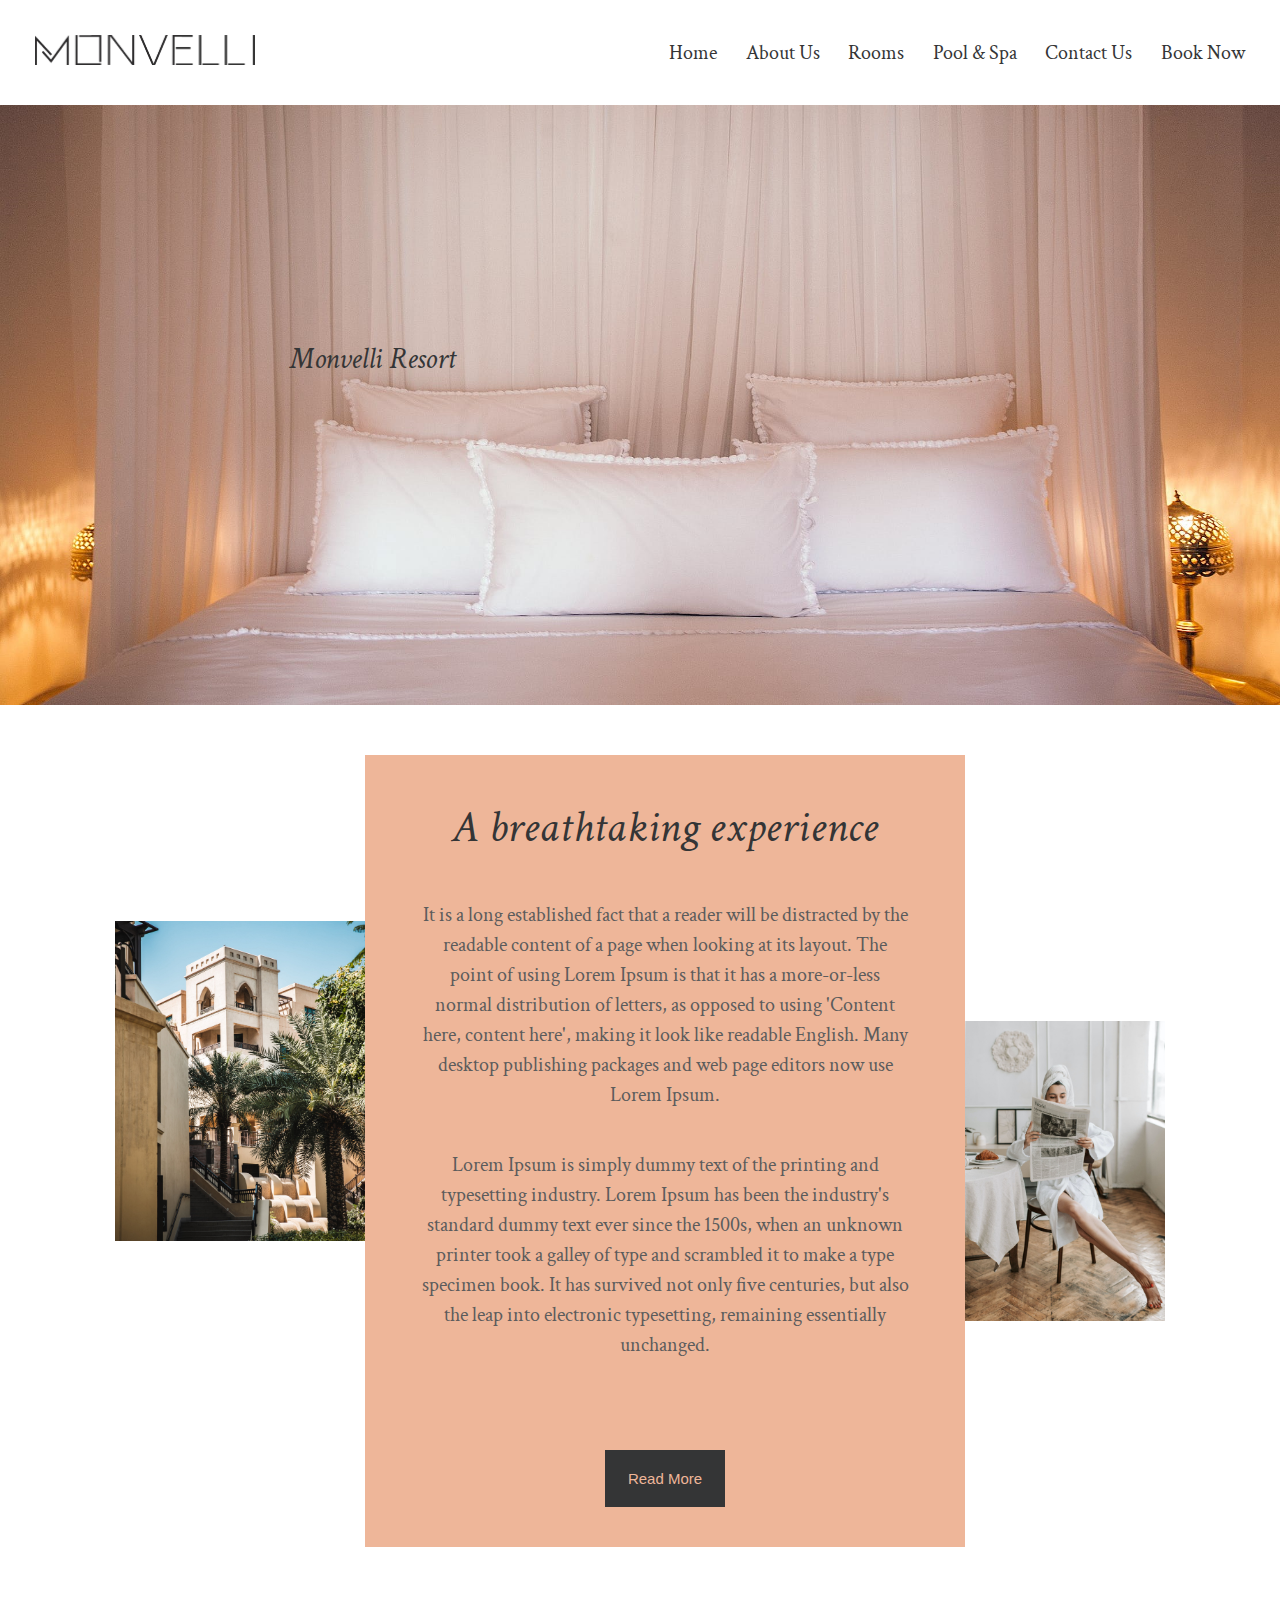
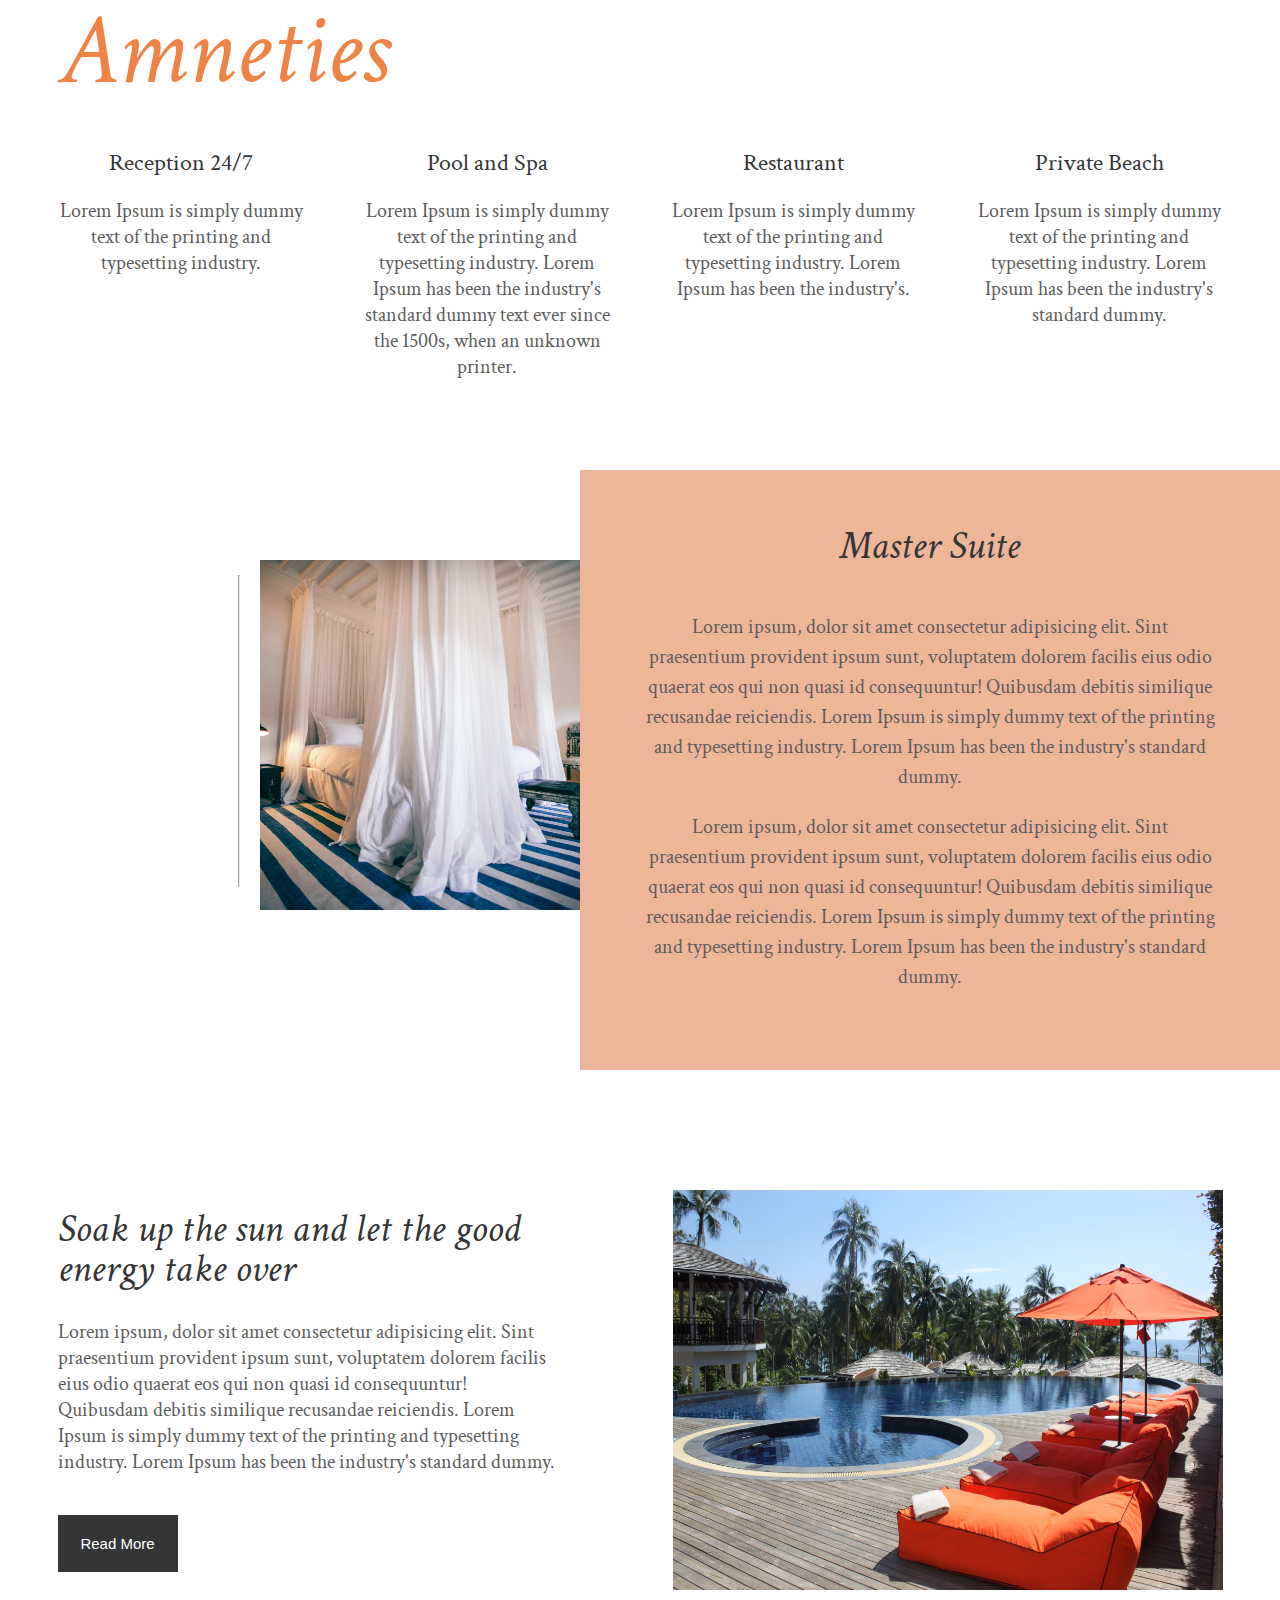
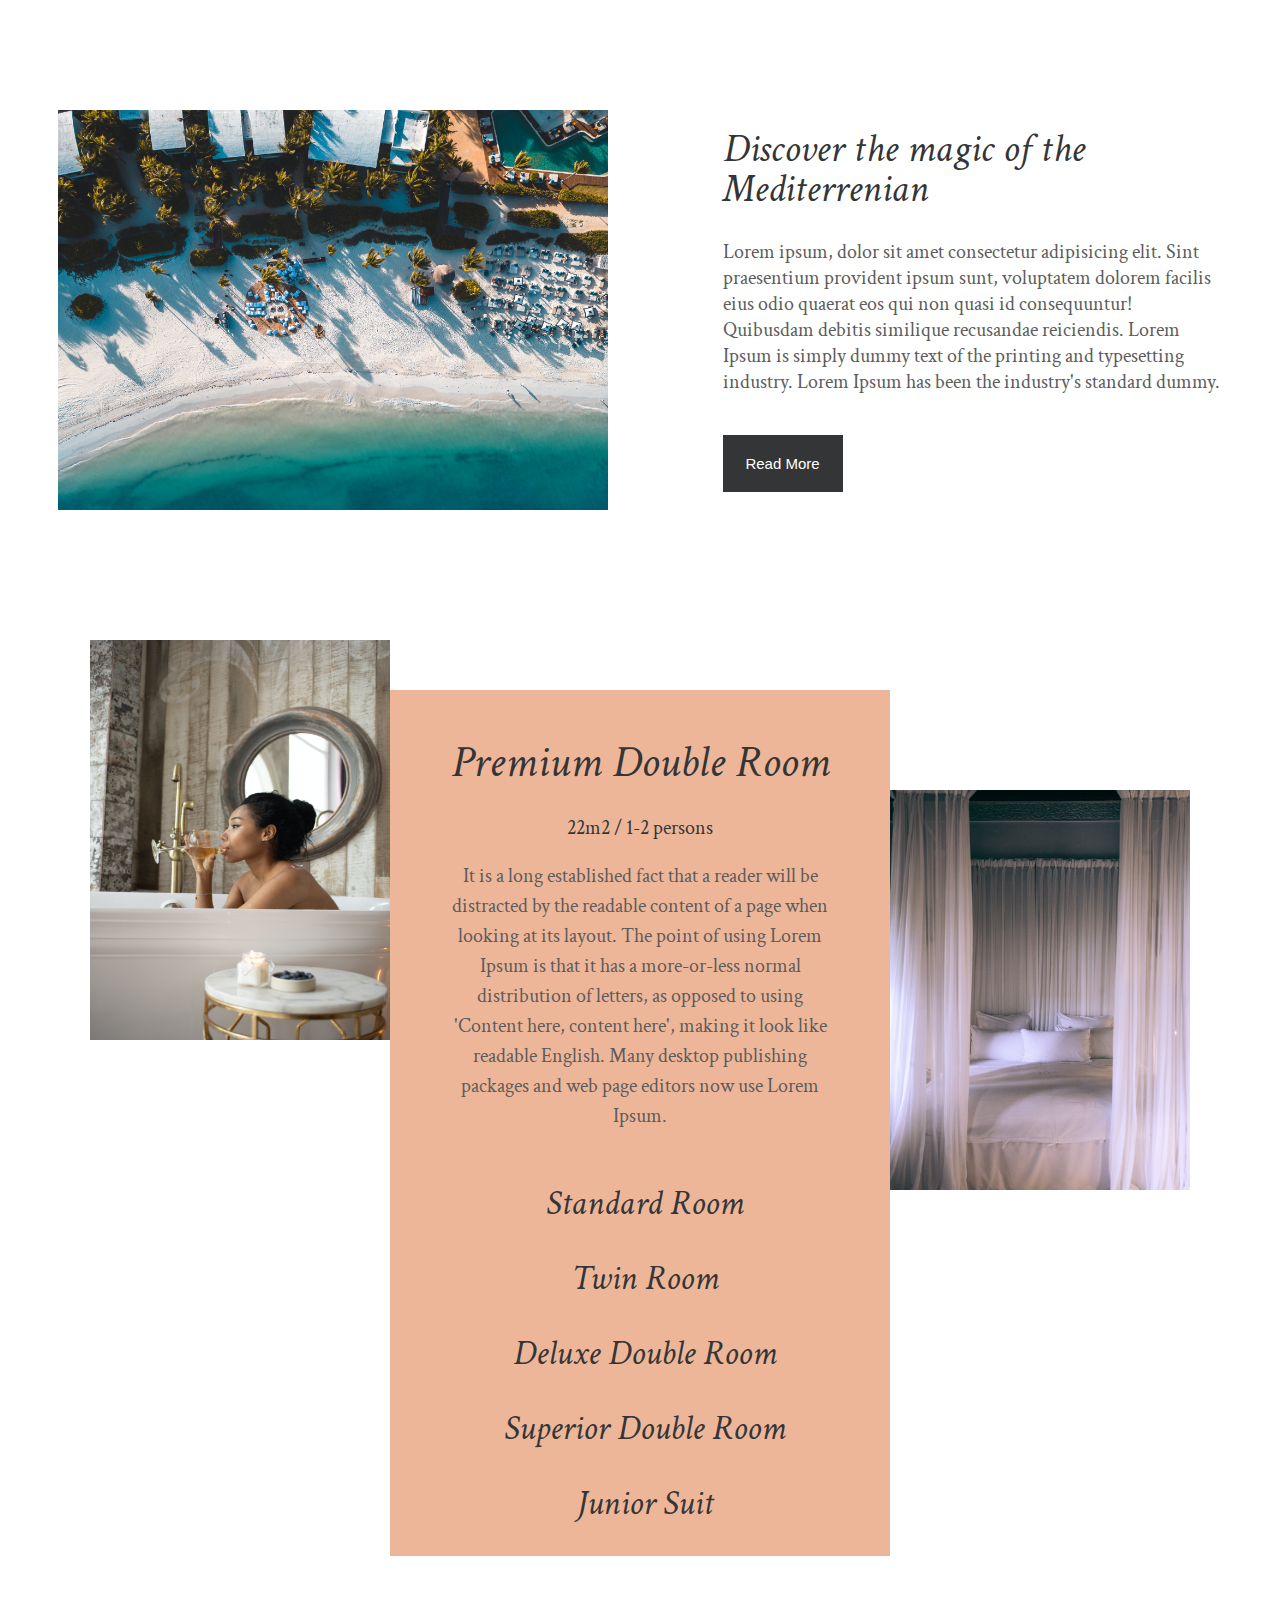
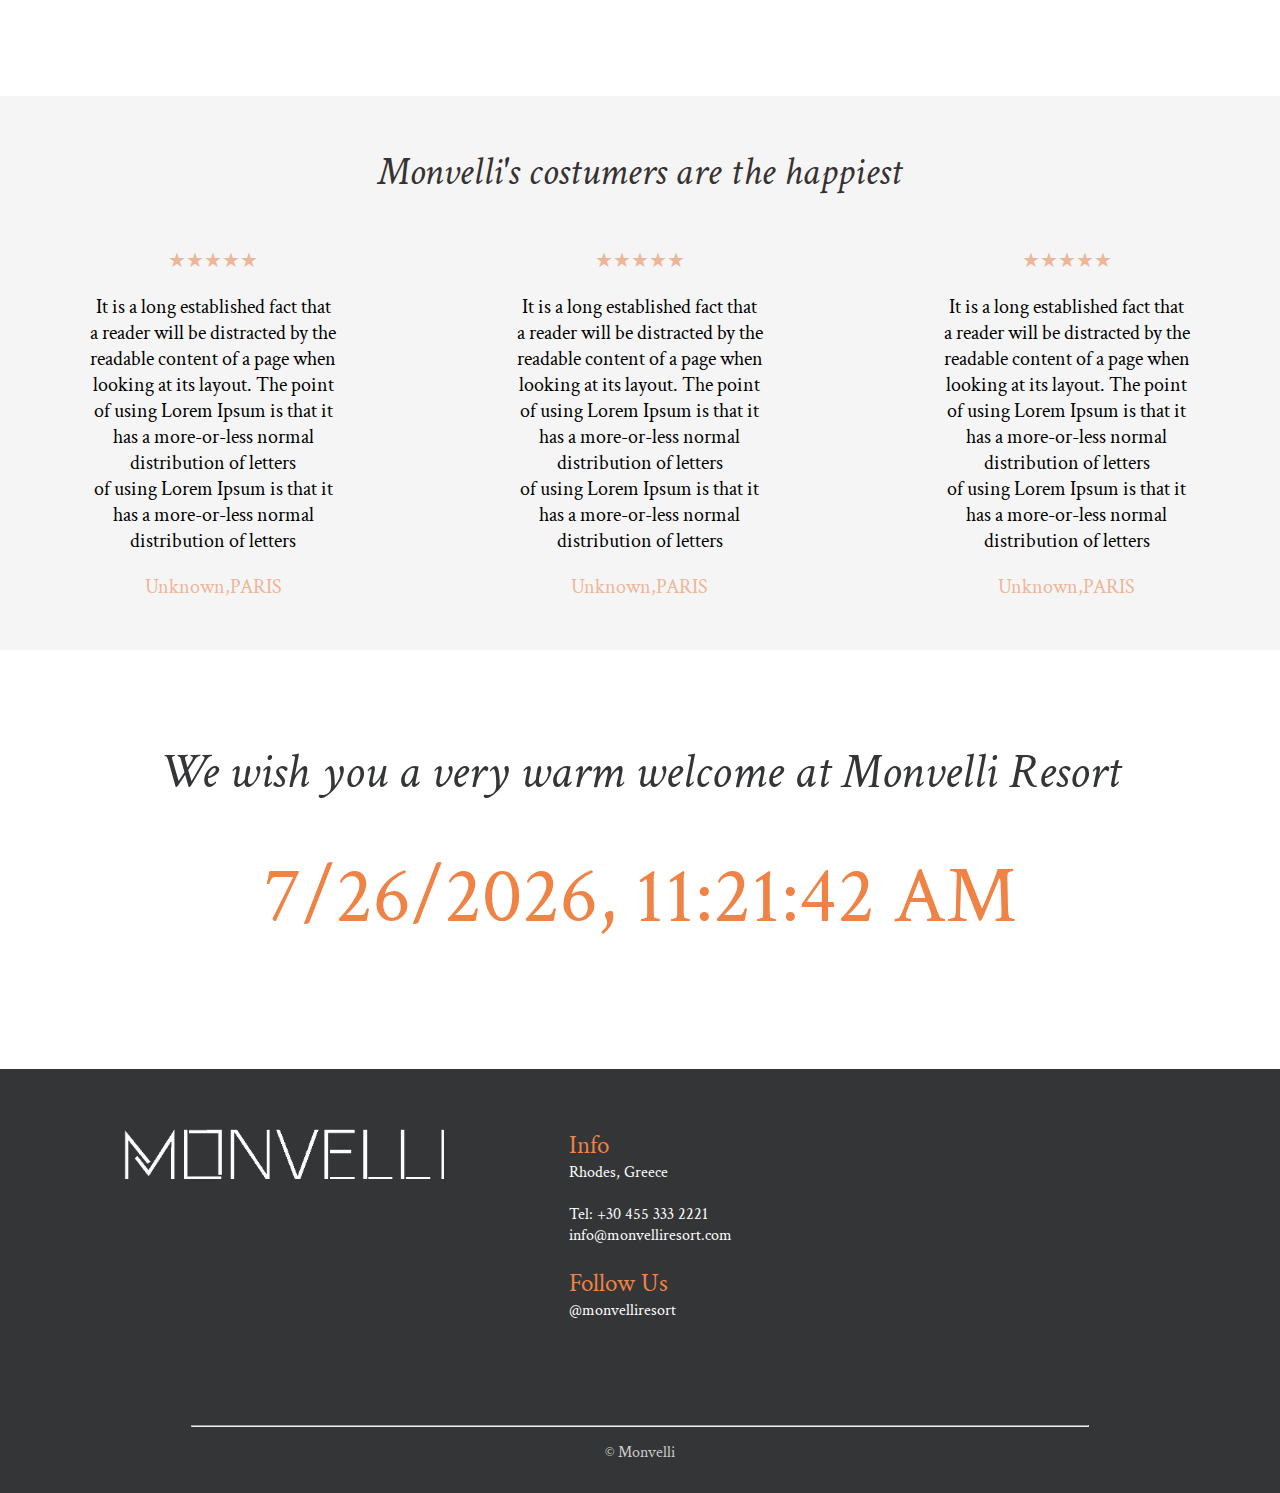
<file: index.html>
<!DOCTYPE html>
<html lang="en">
<head>
    <meta charset="UTF-8">
    <meta name="viewport" content="width=device-width, initial-scale=1.0">
    <link rel="stylesheet" href="style.css">
    <link rel="preconnect" href="https://fonts.googleapis.com">
    <link rel="preconnect" href="https://fonts.gstatic.com" crossorigin>
    <link href="https://fonts.googleapis.com/css2?family=Crimson+Text&display=swap" rel="stylesheet">
    <title>Home</title>
    
</head>
<body>
    <header class="headerContainer">
        <div class="logo">
            <img src="imgs/logo1.png" alt="Logo">
        </div>
        <ul>
            <li class="active"><a href="index.html">Home</a></li>
            <li><a href="AboutUs.html">About Us</a></li>
            <li><a href="rooms.html">Rooms</a></li>
            <li><a href="poolAndSpa.html">Pool & Spa</a></li>
            <li><a href="contact-us.html">Contact Us</a></li>
            <li><a href="BookNow.html" target="_blank">Book Now</a></li>
        </ul>
        
    </header>
    <main>
        <div class="mainIMG">
            <p id="p1">Monvelli Resort</p>
            <p id="p2">Elegance in every element</p>
        </div>

        <div class="first-section">
            <div class="img1">
                <img src="imgs/outdoor.jpg" alt="Outdoor view">
            </div>
            <div class="first-p">
                <h3>A breathtaking experience</h3>
                <p>It is a long established fact that a reader will 
                   be distracted by the readable content of a page 
                   when looking at its layout. The point of using 
                   Lorem Ipsum is that it has a more-or-less normal 
                   distribution of letters, as opposed to using 
                   'Content here, content here', making it look like 
                   readable English. Many desktop publishing packages 
                   and web page editors now use Lorem Ipsum.
                </p>
                <p id="paragraph2">
                    Lorem Ipsum is simply dummy text of the printing
                    and typesetting industry. Lorem Ipsum has been the
                    industry's standard dummy text ever since the 1500s,
                    when an unknown printer took a galley of type and 
                    scrambled it to make a type specimen book. It has 
                    survived not only five centuries, but also the leap
                    into electronic typesetting, remaining essentially 
                    unchanged. 
                </p>
                <a href="AboutUs.html"><button>Read More</button></a>
            </div>
            <div class="img2">
                <img src="imgs/room1.jpg" alt="Room">
            </div>
        </div>

        <div class="second-section">
            <div class="heading2">
                <p>Amneties</p>
            </div>
            <div class="paragraphs2">
                <div class="p1-2">
                    <h2>Reception 24/7</h2>
                    <p>Lorem Ipsum is simply dummy text of the printing
                        and typesetting industry.
                    </p>
                </div>
                <div class="p1-2">
                    <h2>Pool and Spa</h2>
                    <p>Lorem Ipsum is simply dummy text of the printing
                        and typesetting industry. Lorem Ipsum has been the
                        industry's standard dummy text ever since the 1500s,
                        when an unknown printer.
                    </p>
                </div>
                <div class="p1-2">
                    <h2>Restaurant</h2>
                    <p>Lorem Ipsum is simply dummy text of the printing
                        and typesetting industry. Lorem Ipsum has been the
                        industry's.
                    </p>
                </div>
                <div class="p1-2">
                    <h2>Private Beach</h2>
                    <p>Lorem Ipsum is simply dummy text of the printing
                        and typesetting industry. Lorem Ipsum has been the
                        industry's standard dummy.
                    </p>
                </div>
                    
            </div>
        </div>
        
        <div class="third-section">
            <div class="hr1-s3">
                <hr>
            </div>
             <div class="img-s3">
                <img src="imgs/bedroom2.jpg" alt="Bedroom">
            </div>
            <div class="content-s3">
                <h3>Master Suite</h3>
                <p id="p1-s3">
                    Lorem ipsum, dolor sit amet consectetur
                    adipisicing elit. Sint praesentium provident ipsum 
                    sunt, voluptatem dolorem facilis eius odio quaerat 
                    eos qui non quasi id consequuntur! Quibusdam debitis
                    similique recusandae reiciendis.
                    Lorem Ipsum is simply dummy text of the printing
                    and typesetting industry. Lorem Ipsum has been the
                    industry's standard dummy.
                </p>
                <p>
                    Lorem ipsum, dolor sit amet consectetur
                    adipisicing elit. Sint praesentium provident ipsum 
                    sunt, voluptatem dolorem facilis eius odio quaerat 
                    eos qui non quasi id consequuntur! Quibusdam debitis
                    similique recusandae reiciendis.
                    Lorem Ipsum is simply dummy text of the printing
                    and typesetting industry. Lorem Ipsum has been the
                    industry's standard dummy.
                </p>
            </div>
        </div>

        <div class="fourth-section">
            <div class="p1-s4">
                <h3>Soak up the sun and let the good energy take over</h3>
                <p>
                    Lorem ipsum, dolor sit amet consectetur
                    adipisicing elit. Sint praesentium provident ipsum 
                    sunt, voluptatem dolorem facilis eius odio quaerat 
                    eos qui non quasi id consequuntur! Quibusdam debitis
                    similique recusandae reiciendis.
                    Lorem Ipsum is simply dummy text of the printing
                    and typesetting industry. Lorem Ipsum has been the
                    industry's standard dummy.
                </p>
                <a href="poolAndSpa.html"><button>Read More</button></a>
            </div>
            <img src="imgs/pool5.jpg" alt="pool">
            
        </div>

        <div class="fifth-section">
            <img src="imgs/beach.jpg" alt="Beach">
            <div class="p1-s5">
                <h3>Discover the magic of the Mediterrenian</h3>
                <p>
                    Lorem ipsum, dolor sit amet consectetur
                    adipisicing elit. Sint praesentium provident ipsum 
                    sunt, voluptatem dolorem facilis eius odio quaerat 
                    eos qui non quasi id consequuntur! Quibusdam debitis
                    similique recusandae reiciendis.
                    Lorem Ipsum is simply dummy text of the printing
                    and typesetting industry. Lorem Ipsum has been the
                    industry's standard dummy.
                </p>
                <a href="poolAndSpa.html"><button>Read More</button></a>
            </div>
        </div>

        <div class="sixth-section">
            <div class="img1-s6">
                <img src="imgs/bathroom.jpg" alt="bathroom">
            </div>
            <div class="middle-part">
                <h3>Premium Double Room</h3>
                <h4>22m2 / 1-2 persons</h4>
                <p>It is a long established fact that a reader will 
                    be distracted by the readable content of a page 
                    when looking at its layout. The point of using 
                    Lorem Ipsum is that it has a more-or-less normal 
                    distribution of letters, as opposed to using 
                    'Content here, content here', making it look like 
                    readable English. Many desktop publishing packages 
                    and web page editors now use Lorem Ipsum.
                </p>
                <ol>
                    <li>Standard Room</li>
                    <li>Twin Room</li>
                    <li>Deluxe Double Room</li>
                    <li>Superior Double Room</li>
                    <li>Junior Suit</li>

                </ol>
            </div>
            <div class="img2-s6">
                <img src="imgs/bedroom1.jpg" alt="Bedroom">
            </div>
        </div>

        <div class="ratin-h3">
            <p>Monvelli's costumers are the happiest</p>
        </div>

        <div class="ratings-s7">
            <div id="rating-1-s7">
                <p id="yllat-s7">★★★★★</p>
                <p>It is a long established fact that<br>
                     a reader will be distracted by the <br>
                     readable content of a page when <br>
                     looking at its layout. The point <br>
                     of using Lorem Ipsum is that it <br>
                     has a more-or-less normal <br>
                     distribution of letters<br> 
                     of using Lorem Ipsum is that it <br>
                     has a more-or-less normal <br>
                     distribution of letters<br> 
                </p>
                <p id="unknown-s7">Unknown,PARIS</p>
                     </div>
            <div id="rating-2-s7">
                <p id="yllat-s7">★★★★★</p>
                <p >It is a long established fact that<br>
                    a reader will be distracted by the <br>
                    readable content of a page when <br>
                    looking at its layout. The point <br>
                    of using Lorem Ipsum is that it <br>
                    has a more-or-less normal <br>
                    distribution of letters<br> 
                    of using Lorem Ipsum is that it <br>
                    has a more-or-less normal <br>
                    distribution of letters<br> 
                    </p>
                    <p id="unknown-s7">Unknown,PARIS</p>
            </div>
            <div id="rating-3-s7">
                <p id="yllat-s7">★★★★★</p>
                <p >It is a long established fact that<br>
                    a reader will be distracted by the <br>
                    readable content of a page when <br>
                    looking at its layout. The point <br>
                    of using Lorem Ipsum is that it <br>
                    has a more-or-less normal <br>
                    distribution of letters<br> 
                    of using Lorem Ipsum is that it <br>
                    has a more-or-less normal <br>
                    distribution of letters<br> 
                    </p>
                    <p id="unknown-s7">Unknown,PARIS</p>
            </div>

        </div>

        <div class="eighth-section">
            <div class="heading-s8">
                <p>We wish you a very warm welcome at Monvelli Resort</p>
            </div>
            <div class="datetime-s8" id="datetime-s8"></div>

        </div>
        
    </main>

    <footer>

        <div class="footer">
            <div class="logo-f">
                <img src="imgs/logowhite.png" alt="logo">
            </div>
            <div class="info-f">
                <p id="info-f">Info</p>
                <p>Rhodes, Greece</p>
                <br>
                <p>Tel: +30 455 333 2221</p>
                <p>info@monvelliresort.com</p>
                <br>
                <p id="info-f">Follow Us</p>
                <p>@monvelliresort</p>
            </div>
            <div >
                <iframe src="https://www.google.com/maps/embed?pb=!1m18!1m12!1m3!1d51358.392032854514!2d28.180502895363386!3d36.43581272682968!2m3!1f0!2f0!3f0!3m2!1i1024!2i768!4f13.1!3m3!1m2!1s0x14956193e10aff61%3A0x6913d088bdbf8893!2sRhodes%2C%20Greece!5e0!3m2!1sen!2s!4v1700336965991!5m2!1sen!2s" width="300" height="200" style="border:0;" allowfullscreen="" loading="lazy" referrerpolicy="no-referrer-when-downgrade"></iframe></div>
        </div>
        <div class="hr-f">
            <hr>
        </div>
        <div class="c">
            
            <p> &copy; Monvelli</p>
        </div>
        
    </footer>


    <script>


        function updateTime() {
            const now = new Date();
            const dateTime = now.toLocaleString();
            document.getElementById('datetime-s8').textContent = dateTime;
        }


        setInterval(updateTime, 1000);


        updateTime();

    </script>

        
    

    
</body>
</html>
</file>
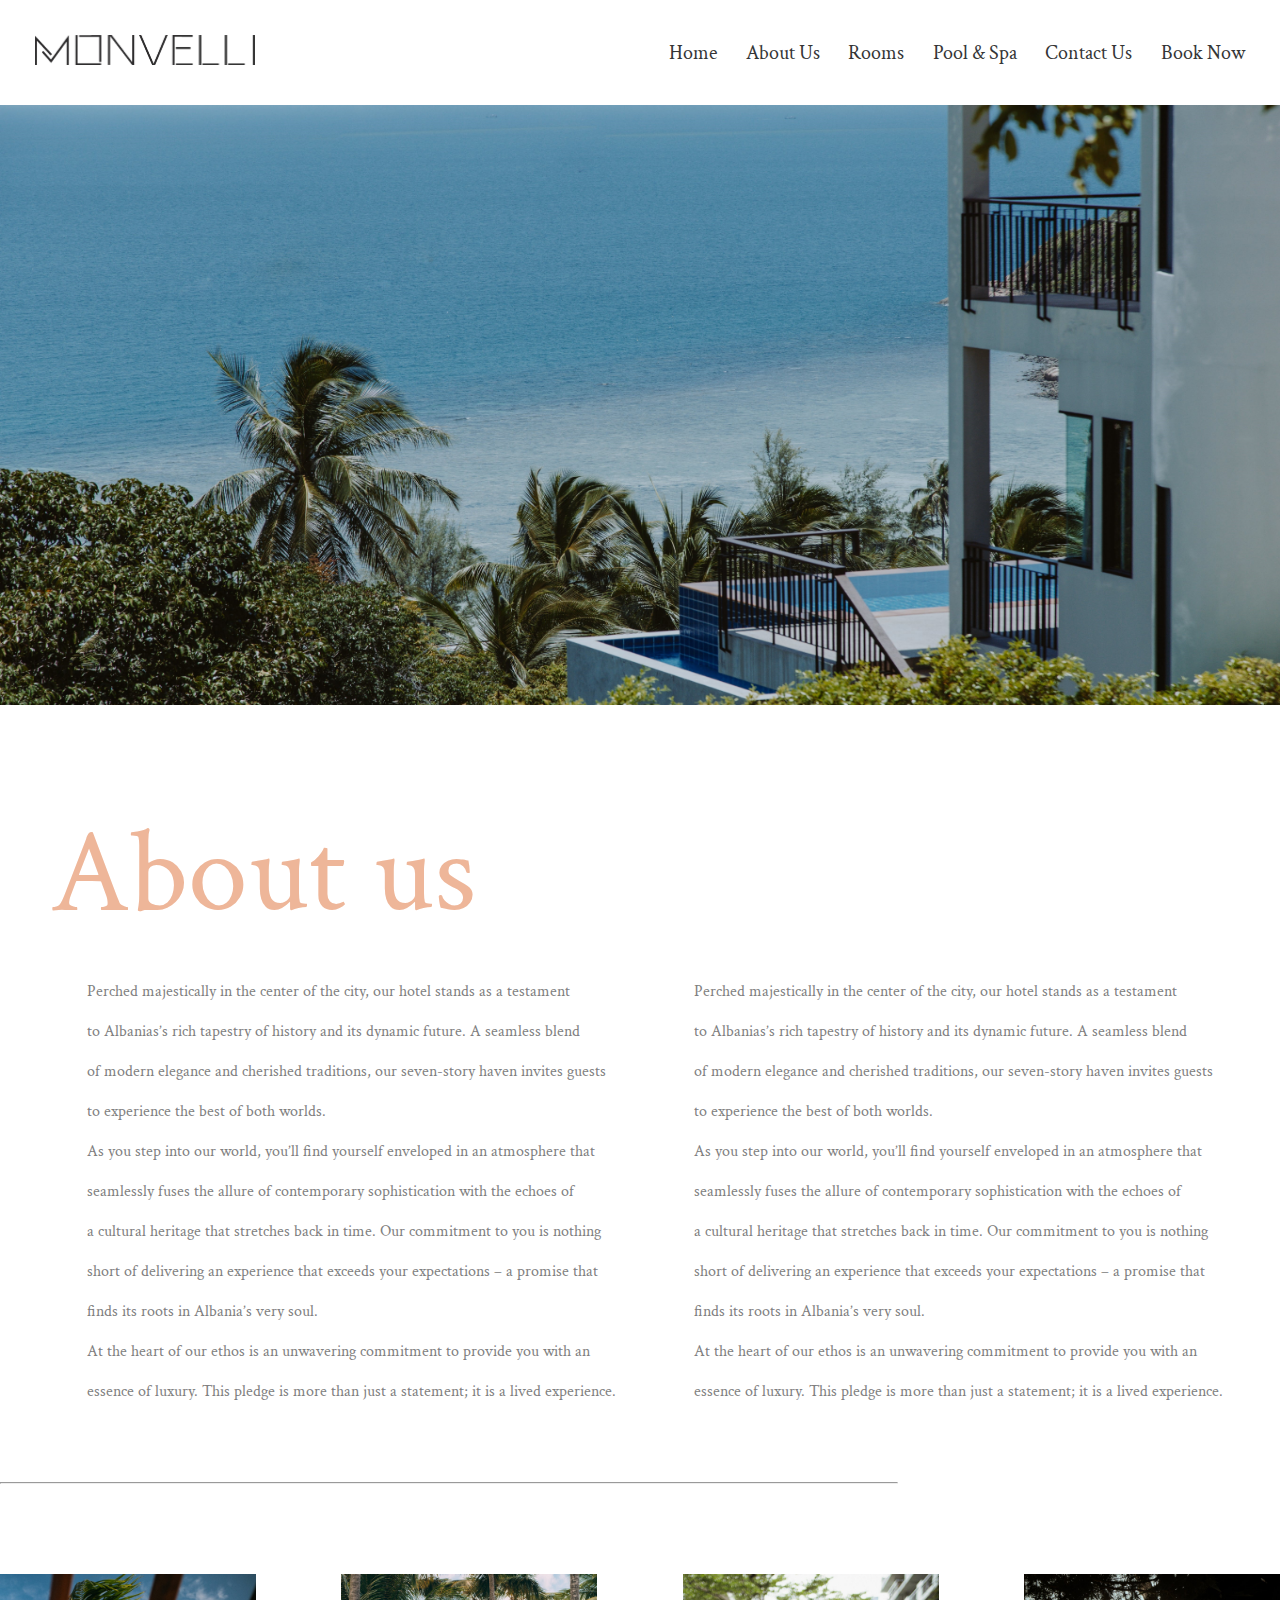
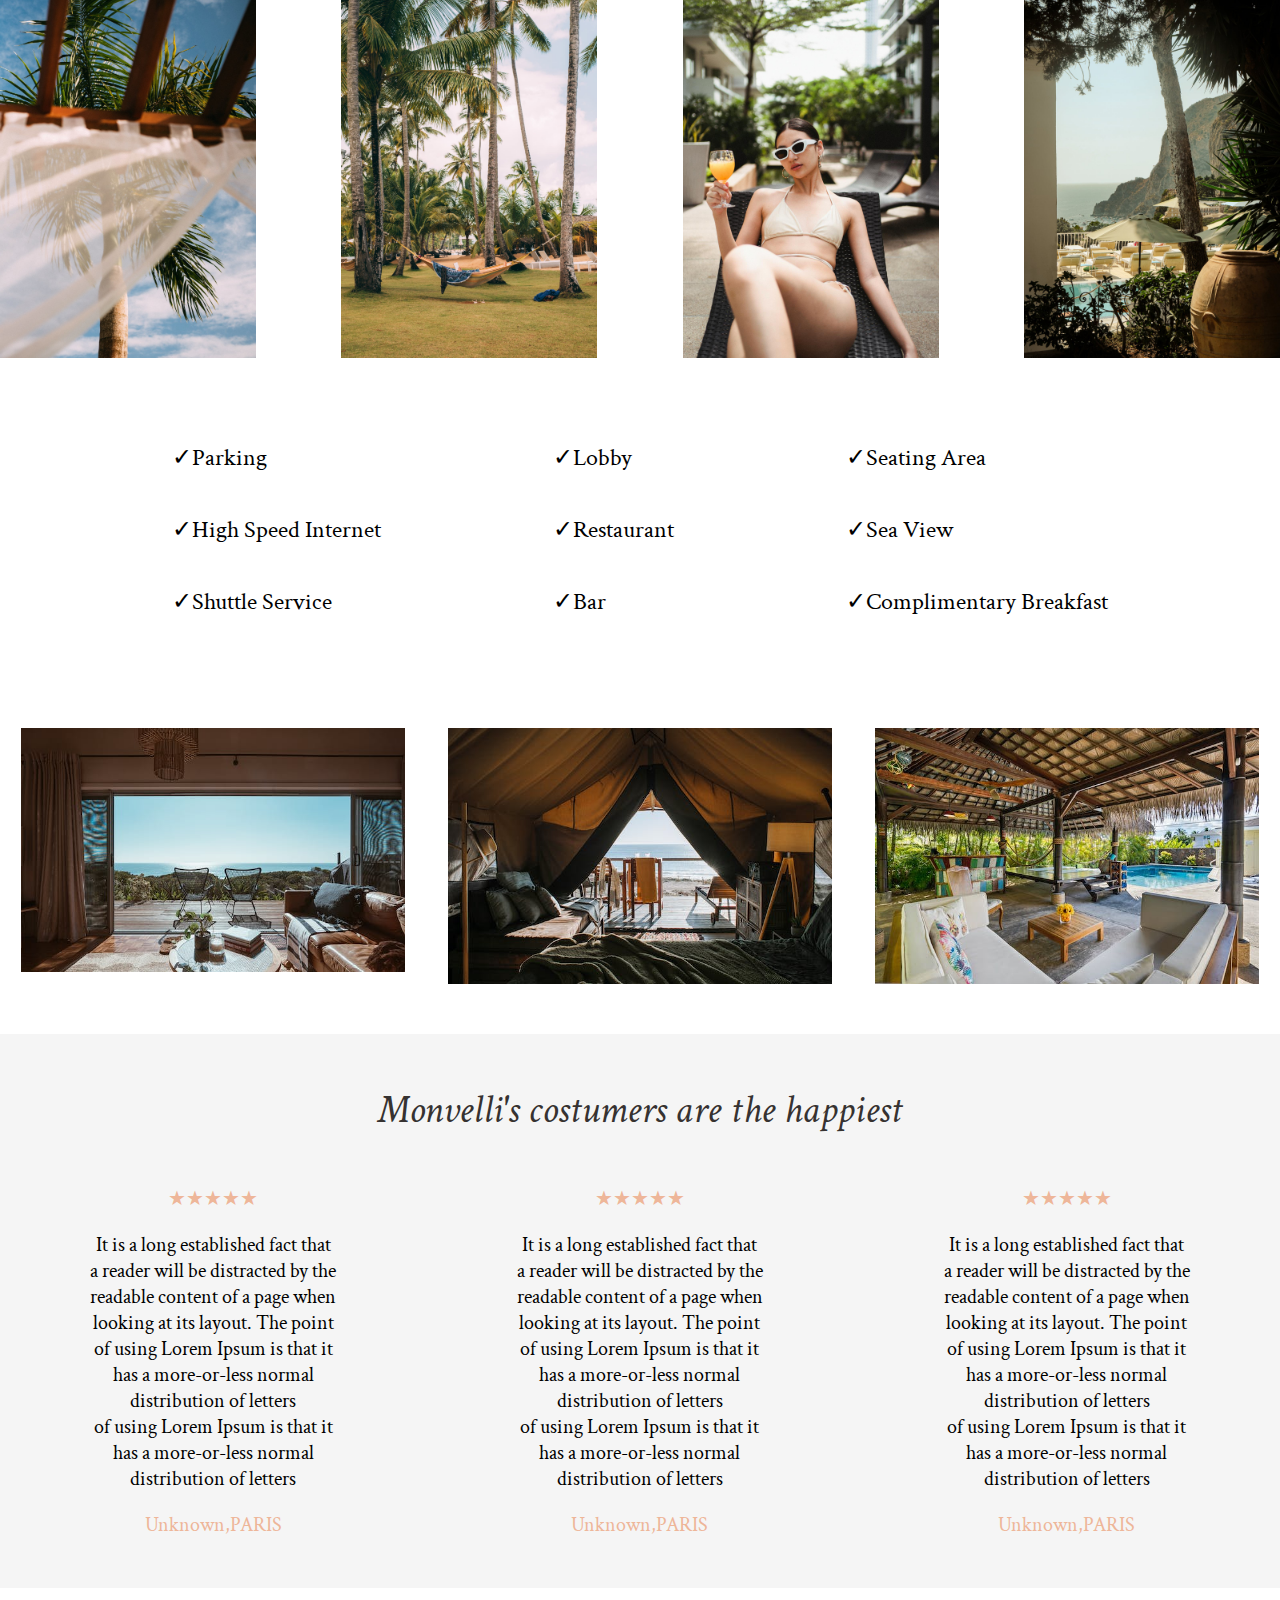
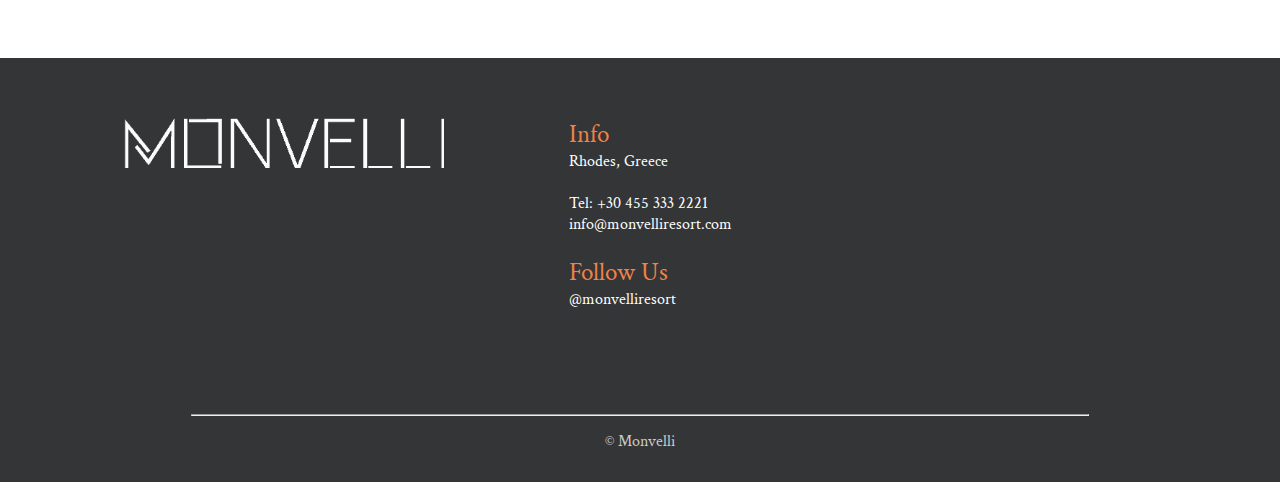
<file: AboutUs.html>
<!DOCTYPE html>
<html lang="en">
<head>
    <meta charset="UTF-8">
    <meta name="viewport" content="width=device-width, initial-scale=1.0">
    <title>About Us - Monvelli</title>
    <link rel="stylesheet" href="./style.css">
    
    <link rel="preconnect" href="https://fonts.googleapis.com">
    <link rel="preconnect" href="https://fonts.gstatic.com" crossorigin>
    <link href="https://fonts.googleapis.com/css2?family=Crimson+Text&display=swap"
rel="stylesheet">
</head>
<body>
    <header class="headerContainer">
        <div class="logo">
            <img src="imgs/logo1.png" alt="Logo">
        </div>
        <ul>
            <li class="active"><a href="index.html">Home</a></li>
            <li><a href="AboutUs.html">About Us</a></li>
            <li><a href="rooms.html">Rooms</a></li>
            <li><a href="poolAndSpa.html">Pool & Spa</a></li>
            <li><a href="contact-us.html">Contact Us</a></li>
            <li><a href="BookNow.html" target="_blank">Book Now</a></li>
        </ul>

    </header>
    <main>
        <img src="imgs/header-aboutus.jpg" id="FotoMain" height="600px" width="100%"> 
        
        <h1 class="revealing-text" id="header1">About us</h1>

        <div class="paragrafet">
            <p id="p--1">Perched majestically in the center of the city, our hotel stands as a testament<br>
                 to Albanias’s rich tapestry of history and its dynamic future. A seamless blend<br>
                  of modern elegance and cherished traditions, our seven-story haven invites guests <br>
                  to experience the best of both worlds.<br>
    
                As you step into our world, you’ll find yourself enveloped in an atmosphere that <br>
                seamlessly fuses the allure of contemporary sophistication with the echoes of<br>
                 a cultural heritage that stretches back in time. Our commitment to you is nothing <br>
                 short of delivering an experience that exceeds your expectations – a promise that <br>
                finds its roots in Albania’s very soul.<br>
                
                At the heart of our ethos is an unwavering commitment to provide you with an <br>essence of
                luxury. This pledge is more than just a statement; it is a lived experience. </p>
                <p id="p--2">Perched majestically in the center of the city, our hotel stands as a testament<br>
                    to Albanias’s rich tapestry of history and its dynamic future. A seamless blend<br>
                     of modern elegance and cherished traditions, our seven-story haven invites guests <br>
                     to experience the best of both worlds.<br>
       
                   As you step into our world, you’ll find yourself enveloped in an atmosphere that <br>
                   seamlessly fuses the allure of contemporary sophistication with the echoes of<br>
                    a cultural heritage that stretches back in time. Our commitment to you is nothing <br>
                    short of delivering an experience that exceeds your expectations – a promise that <br>
                   finds its roots in Albania’s very soul.<br>
                   
                   At the heart of our ethos is an unwavering commitment to provide you with an <br>essence of
                   luxury. This pledge is more than just a statement; it is a lived experience. </p>
           </div>
            <hr>
            <div class="foto2"> 
                <img src="imgs/pexels-laura-stanley-2252314.jpg" height="40%" width="20%" >  
                <img src="imgs/pexels-laura-stanley-2252315.jpg" height="40%" width="20%">  
                <img src="imgs/pexels-armin-rimoldi-5265156.jpg" height="40%" width="20%" >  
                <img src="imgs/pexels-giacomo-guerrini-16014522.jpg" height="40%" width="20%" > 
             </div>  
             <div class="check">

           
             <div class="h3-1">
                 
                     <ol>
                         <li> &check;Parking</li>
                         <li>&check;High Speed Internet</li>
                         <li>&check;Shuttle Service</li>
                     </ol>
                 
             </div>
             <div class="h3-2">
                 
                     <ol>
                         <li>&check;Lobby</li>
                         <li>&check;Restaurant</li>
                         <li>&check;Bar</li>
                     </ol>
                 
              </div> 
              <div class="h3-3">
                 
                     <ol >
                         <li>&check;Seating Area</li>
                         <li>&check;Sea View</li>
                         <li>&check;Complimentary Breakfast</li>
                     </ol>
                
             </div>
             </div>
         
         
         <div class="rooms">
             <img src="imgs/room-1.jpeg" height="30%" width="30%">
             
             <img src="imgs/room2.jpeg"height="30%" width="30%">
             <img src="imgs/room3.jpeg"height="30%" width="30%">
         
         </div>
         <!-- <div class="bookResort"> -->
            <!-- <button>See All Rooms</button> -->
        <!-- </div> -->
         
        
         <div class="ratin-h3">
            <p>Monvelli's costumers are the happiest</p>
        </div>

        <div class="ratings-s7">
            <div id="rating-1-s7">
                <p id="yllat-s7">★★★★★</p>
                <p>It is a long established fact that<br>
                     a reader will be distracted by the <br>
                     readable content of a page when <br>
                     looking at its layout. The point <br>
                     of using Lorem Ipsum is that it <br>
                     has a more-or-less normal <br>
                     distribution of letters<br> 
                     of using Lorem Ipsum is that it <br>
                     has a more-or-less normal <br>
                     distribution of letters<br> 
                </p>
                <p id="unknown-s7">Unknown,PARIS</p>
                     </div>
            <div id="rating-2-s7">
                <p id="yllat-s7">★★★★★</p>
                <p >It is a long established fact that<br>
                    a reader will be distracted by the <br>
                    readable content of a page when <br>
                    looking at its layout. The point <br>
                    of using Lorem Ipsum is that it <br>
                    has a more-or-less normal <br>
                    distribution of letters<br> 
                    of using Lorem Ipsum is that it <br>
                    has a more-or-less normal <br>
                    distribution of letters<br> 
                    </p>
                    <p id="unknown-s7">Unknown,PARIS</p>
            </div>
            <div id="rating-3-s7">
                <p id="yllat-s7">★★★★★</p>
                <p >It is a long established fact that<br>
                    a reader will be distracted by the <br>
                    readable content of a page when <br>
                    looking at its layout. The point <br>
                    of using Lorem Ipsum is that it <br>
                    has a more-or-less normal <br>
                    distribution of letters<br> 
                    of using Lorem Ipsum is that it <br>
                    has a more-or-less normal <br>
                    distribution of letters<br> 
                    </p>
                    <p id="unknown-s7">Unknown,PARIS</p>
            </div>

        </div>
        
    </main>
    <footer>

        <div class="footer">
            <div class="logo-f">
                <img src="imgs/logowhite.png" alt="logo">
            </div>
            <div class="info-f">
                <p id="info-f">Info</p>
                <p>Rhodes, Greece</p>
                <br>
                <p>Tel: +30 455 333 2221</p>
                <p>info@monvelliresort.com</p>
                <br>
                <p id="info-f">Follow Us</p>
                <p>@monvelliresort</p>
            </div>
            <div >
                <iframe src="https://www.google.com/maps/embed?pb=!1m18!1m12!1m3!1d51358.392032854514!2d28.180502895363386!3d36.43581272682968!2m3!1f0!2f0!3f0!3m2!1i1024!2i768!4f13.1!3m3!1m2!1s0x14956193e10aff61%3A0x6913d088bdbf8893!2sRhodes%2C%20Greece!5e0!3m2!1sen!2s!4v1700336965991!5m2!1sen!2s" width="300" height="200" style="border:0;" allowfullscreen="" loading="lazy" referrerpolicy="no-referrer-when-downgrade"></iframe></div>
        </div>
        <div class="hr-f">
            <hr>
        </div>
        <div class="c">
            
            <p> &copy; Monvelli</p>
        </div>
        
    </footer>
 
</body>
</html>
</file>
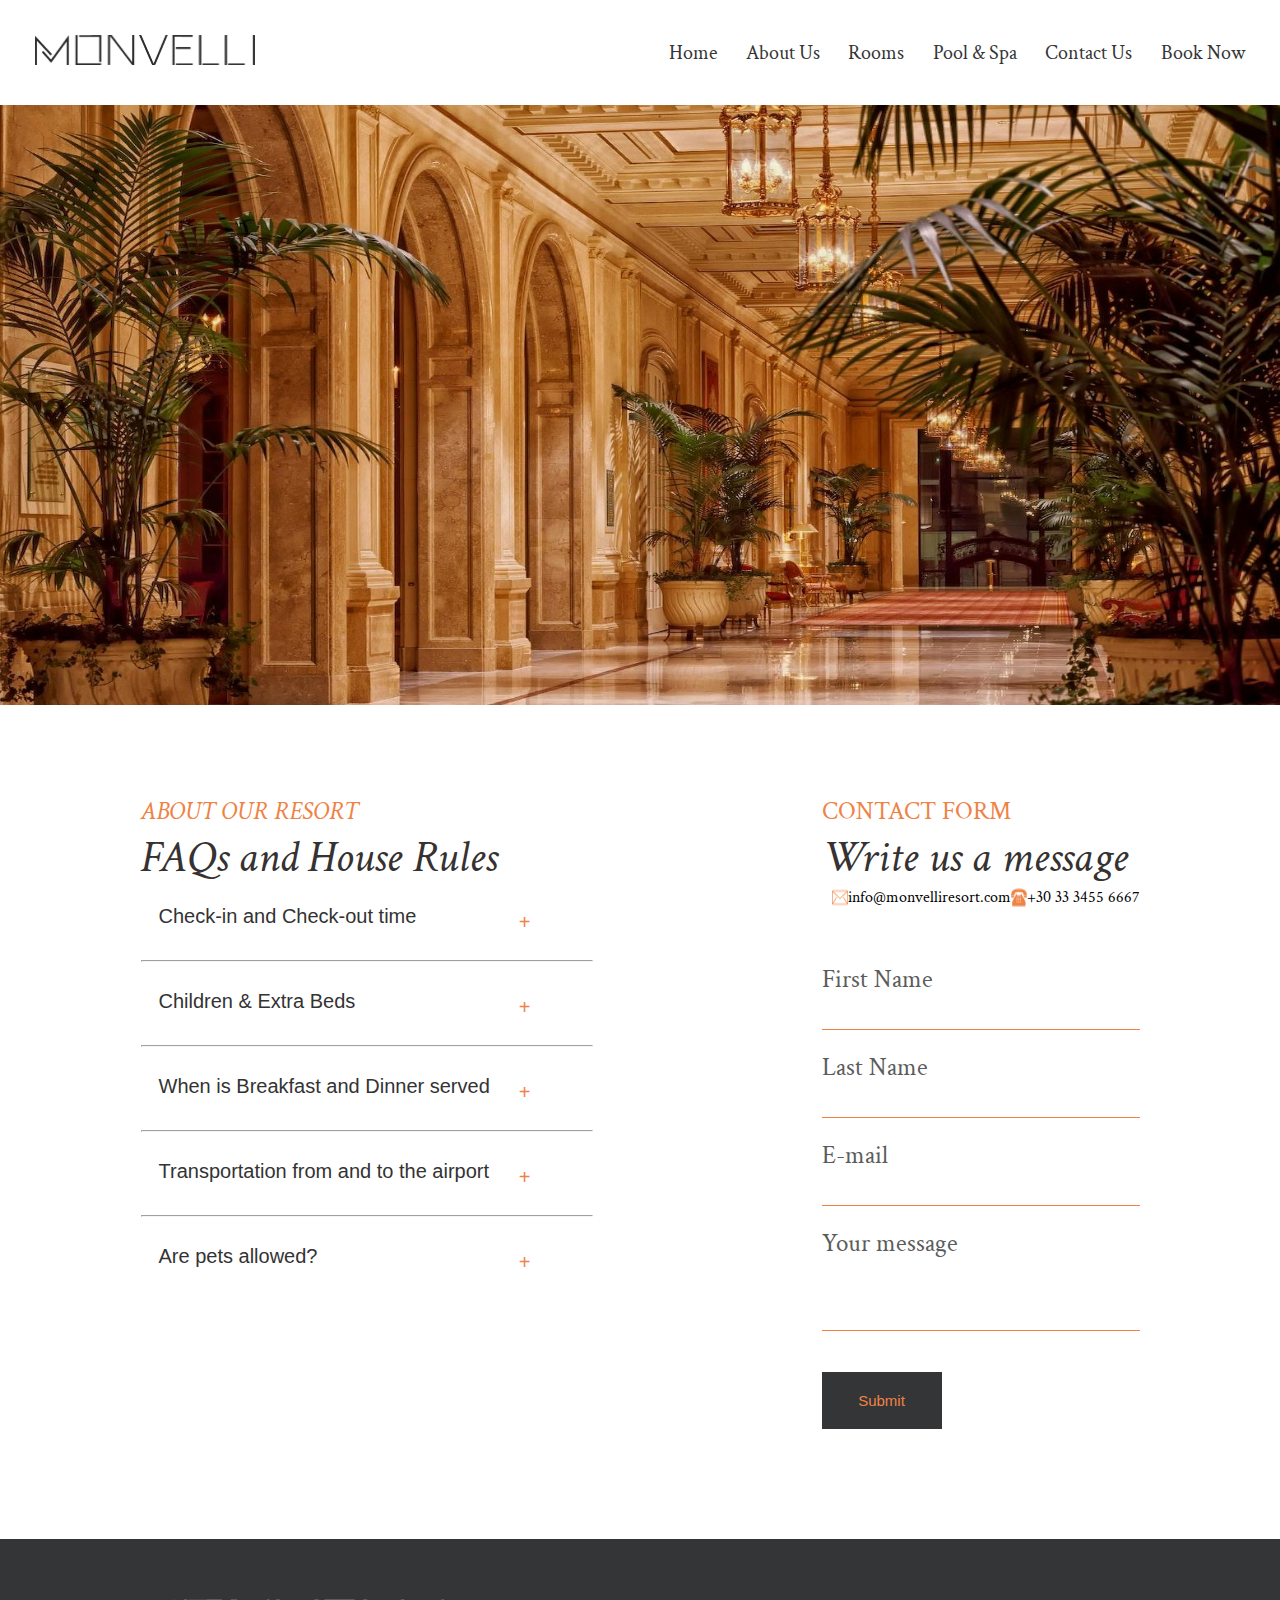
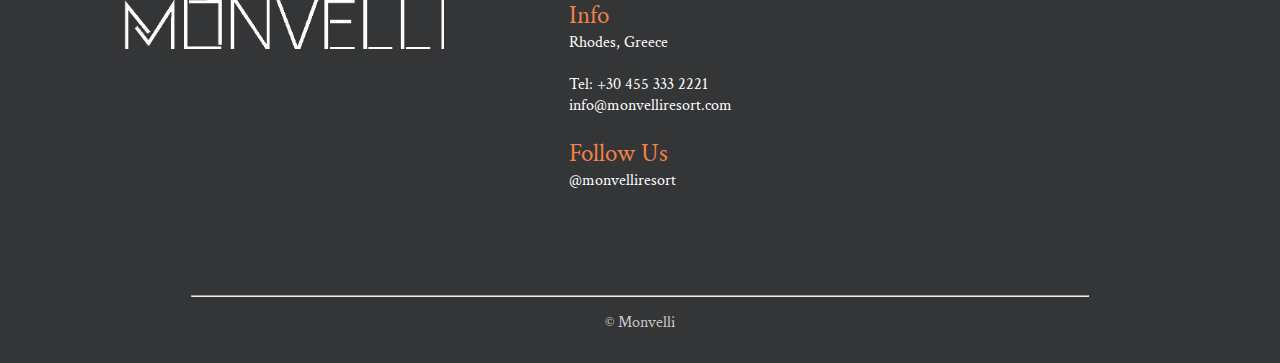
<file: contact-us.html>
<!DOCTYPE html>
<html lang="en">
<head>
    <meta charset="UTF-8">
    <meta name="viewport" content="width=device-width, initial-scale=1.0">
    <link rel="stylesheet" href="style.css">
    <link rel="preconnect" href="https://fonts.googleapis.com">
    <link rel="preconnect" href="https://fonts.gstatic.com" crossorigin>
    <link href="https://fonts.googleapis.com/css2?family=Crimson+Text&display=swap" rel="stylesheet">
    <title>Contact Us - Monvelli</title>
</head>
<body>
    <header class="headerContainer">
        <div class="logo">
            <img src="imgs/logo1.png" alt="Logo">
        </div>
        <ul>
            <li class="active"><a href="index.php">Home</a></li>
            <li><a href="AboutUs.php">About Us</a></li>
            <li><a href="rooms.php">Rooms</a></li>
            <li><a href="poolAndSpa.php">Pool & Spa</a></li>
            <li><a href="contact-us.php">Contact Us</a></li>
            <li><a href="BookNow.php" target="_blank">Book Now</a></li>
        </ul>
        
    </header>

    <main>

        <div class="mainIMG-c">
            <p id="title-c">Contact Us</p>
        </div>

        

        <div class="firstSection-c">
            <div class="left-part">
                <p id="p1-left">ABOUT OUR RESORT</p>
                <p id="p2-left">FAQs and House Rules</p>

                <!-- Collapsible part -->
                <button type="button" class="collapsibleCU">Check-in and Check-out time<span class="plus-icon">&#43;</span></button>
                <div class="contentCU">
                    <p>Check-in at our Resort is from 2:00 PM, and check-out is until 12:00 PM.</p>
                </div>
                <hr>
        
                <button type="button" class="collapsibleCU">Children & Extra Beds<span class="plus-icon">&#43;</span></button>
                <div class="contentCU">
                    <p>Children (0-12years) are welcome, free of charge, 0 - 3 years - Crib upon request free,
                        3+ years - Extra bed upon request € 20 per night
                    </p>
                </div>
                <hr class="collapsibleHR">
        
                <button type="button" class="collapsibleCU">When is Breakfast and Dinner served<span class="plus-icon">&#43;</span></button>
                <div class="contentCU">
                    <p>Breakfast is served from 7am until 10am whereas Dinner is served from 6pm until 8pm</p>
                </div>
                <hr class="collapsibleHR">
        
                <button type="button" class="collapsibleCU">Transportation from and to the airport<span class="plus-icon">&#43;</span></button>
                <div class="contentCU">
                    <p>For more information please contact us</p>
                </div>
                <hr class="collapsibleHR">
        
                <button type="button" class="collapsibleCU">Are pets allowed?<span class="plus-icon">&#43;</span></button>
                <div class="contentCU">
                    <p>Pets are not allowed</p>
                </div >

            </div>
            <div class="form-part">
                <p id="p1-left">CONTACT FORM</p>
                <p id="p2-left">Write us a message</p>
                <div class="icons-c">
                    <img src="imgs/mail.png" alt="Mail icon">
                    <p>info@monvelliresort.com</p>
                    <img src="imgs/old-typical-phone.png" alt="Phone icon">
                    <p>+30 33 3455 6667</p>
                </div>
           
                    <form name="myForm" >
                        <label for="fname">First Name</label>
                        <input type="text" id="fname" name="fname">
                        <div class="error-message" id="nameError"></div>

                        <label for="lname">Last Name</label>
                        <input type="text" id="lname" name="lname">
                        <div class="error-message" id="lnameError"></div>

                        
                        <label for="femail">E-mail</label>
                        <input type="text" id="email" name="email">
                        <div class="error-message" id="emailError"></div>

                        
                        <label for="femail">Your message</label>
                        <input type="text" id="message" name="message">

                        <button type="button" id="submit-form" onclick="validateForm()">Submit</button>
                    </form>
        
            </div>
        </div>


    </main>


    <footer>

        <div class="footer">
            <div class="logo-f">
                <img src="imgs/logowhite.png" alt="logo">
            </div>
            <div class="info-f">
                <p id="info-f">Info</p>
                <p>Rhodes, Greece</p>
                <br>
                <p>Tel: +30 455 333 2221</p>
                <p>info@monvelliresort.com</p>
                <br>
                <p id="info-f">Follow Us</p>
                <p>@monvelliresort</p>
            </div>
            <div >
                <iframe src="https://www.google.com/maps/embed?pb=!1m18!1m12!1m3!1d51358.392032854514!2d28.180502895363386!3d36.43581272682968!2m3!1f0!2f0!3f0!3m2!1i1024!2i768!4f13.1!3m3!1m2!1s0x14956193e10aff61%3A0x6913d088bdbf8893!2sRhodes%2C%20Greece!5e0!3m2!1sen!2s!4v1700336965991!5m2!1sen!2s" width="300" height="200" style="border:0;" allowfullscreen="" loading="lazy" referrerpolicy="no-referrer-when-downgrade"></iframe></div>
        </div>
        <div class="hr-f">
            <hr>
        </div>
        <div class="c">
            
            <p> &copy; Monvelli</p>
        </div>
        
    </footer>



    <script>

        function validateForm() {

            let fnameInput = document.getElementById('fname');
            let lnameInput = document.getElementById('lname');
            let emailInput = document.getElementById('email');

            let nameError = document.getElementById('nameError');
            let lnameError = document.getElementById('lnameError');
            let emailError = document.getElementById('emailError');

            nameError.innerText = '';
            lnameError.innerText = '';
            emailError.innerText = '';

            let fnameRegex = /^[A-Z][a-z]{1,20}$/;
            let lnameRegex = /^[A-Z][a-z]{1,20}$/;
            let emailRegex = /^[^\s@]+@[^\s@]+\.[^\s@]+$/;

            if (!fnameRegex.test(fnameInput.value)) {
                nameError.innerText = 'First name should start with a capital letter and be 1-8 characters long.';
                return;
            }

            if (!lnameRegex.test(lnameInput.value)) {
                lnameError.innerText = 'Last name should start with a capital letter and be 1-20 characters long.';
                return;
            }

            if (!emailRegex.test(emailInput.value)) {
                emailError.innerText = 'Invalid email address.';
                return;
            }


            alert('Form submitted successfully!');
            }

            // Collpasible

            var collapsible = document.getElementsByClassName("collapsibleCU");
            var i;

            for (i = 0; i < collapsible.length; i++) {
                collapsible[i].addEventListener("click", function() {
                    this.classList.toggle("active");
                    var content = this.nextElementSibling;
                    if (content.style.display === "block") {
                        content.style.display = "none";
                    } else {
                        content.style.display = "block";
                    }
                });
            }

 
    </script>

    
</body>
</html>
</file>
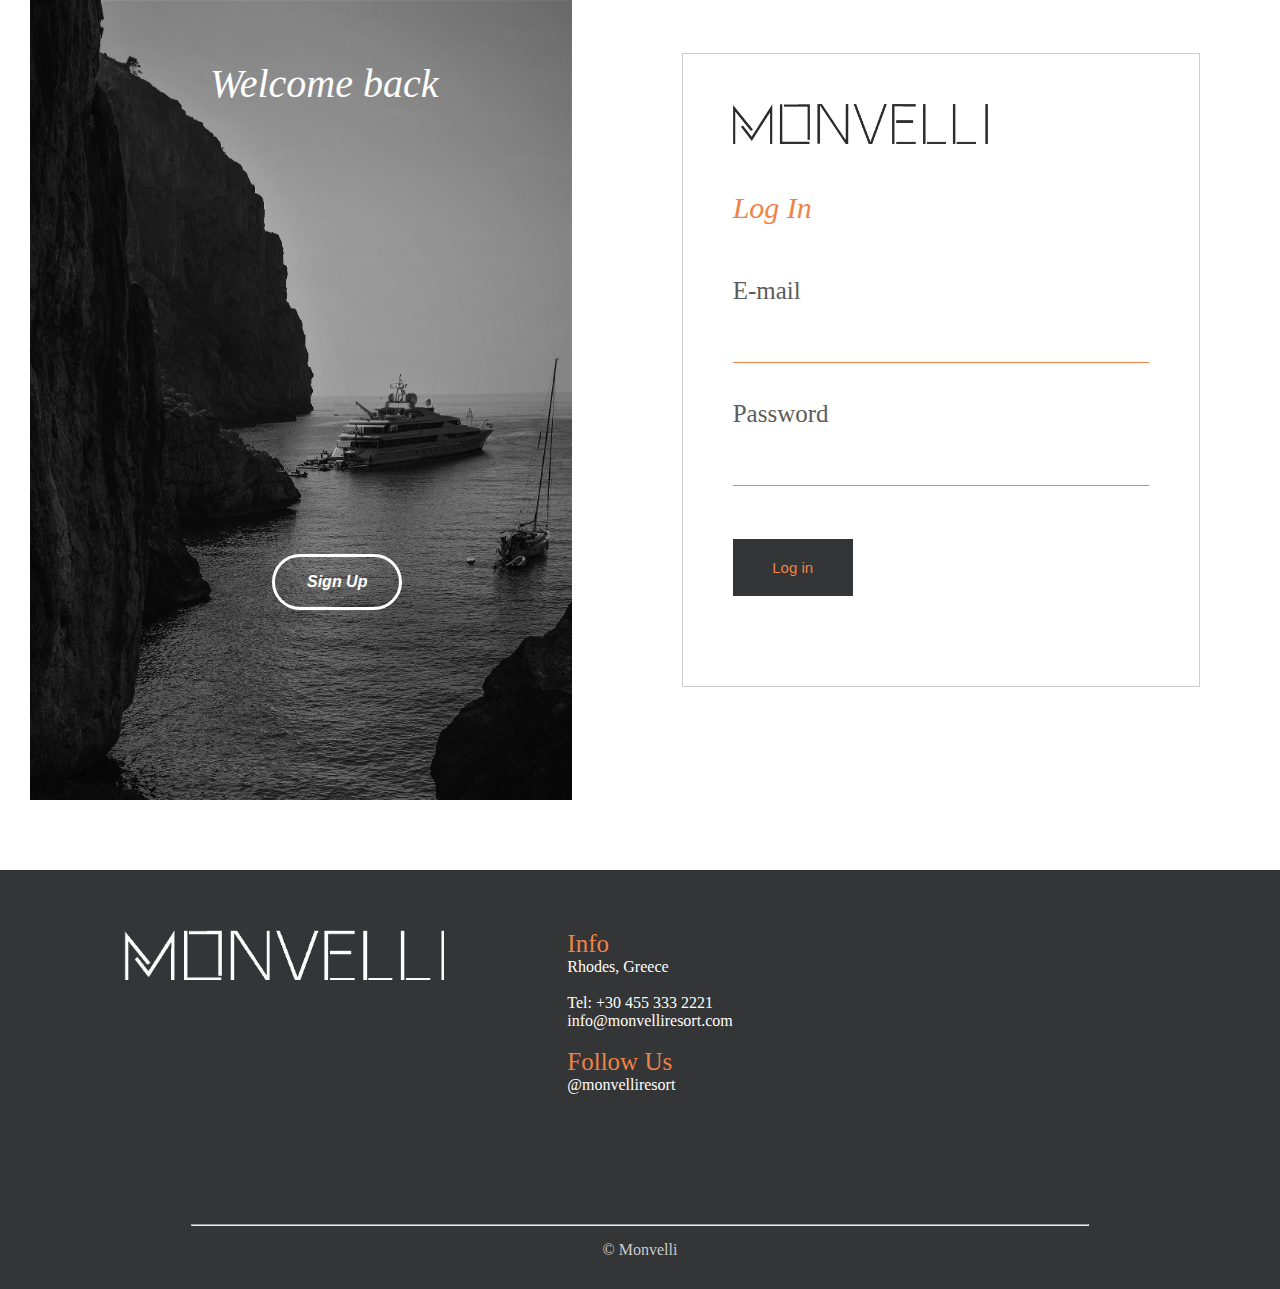
<file: login.html>
<!DOCTYPE html>
    <html lang="en">
    <head>
        <meta charset="UTF-8">
        <meta name="viewport" content="width=device-width, initial-scale=1.0">
        <title>Log In - Monvelli</title>
        <link rel="stylesheet" href="./style.css">
    </head>
    <body>

    


        <div class="containerLogIn">
            <div id="mainIMG-Login">
                <p id="p1-Login">Welcome back</p>
                <a href="./signup.html"><button type="button" class="signUp-button">Sign Up</button></a>
                
            </div>

        <div class="loginforma">
            <form id="formLogIn" >
                <a href="index.html"><img src="./imgs/logo1.png" height="40px"></a><br>
                <p id="log-in">Log In</p>
                <label for="email">E-mail</label>
                            <input type="text" id="email" name="email">
                            <div class="errorMessage" id="emailError"></div>

                <label for="password">Password</label>
                            <input type="password" id="password" name="password">
                            <div class="errorMessage" id="passwordError"></div>


                            <button type="button" id="submit-form" onclick="validateForm2()">Log in</button>

        </div>
    </div>


    <footer>

        <div class="footer">
            <div class="logo-f">
                <img src="imgs/logowhite.png" alt="logo">
            </div>
            <div class="info-f">
                <p id="info-f">Info</p>
                <p>Rhodes, Greece</p>
                <br>
                <p>Tel: +30 455 333 2221</p>
                <p>info@monvelliresort.com</p>
                <br>
                <p id="info-f">Follow Us</p>
                <p>@monvelliresort</p>
            </div>
            <div >
                <iframe src="https://www.google.com/maps/embed?pb=!1m18!1m12!1m3!1d51358.392032854514!2d28.180502895363386!3d36.43581272682968!2m3!1f0!2f0!3f0!3m2!1i1024!2i768!4f13.1!3m3!1m2!1s0x14956193e10aff61%3A0x6913d088bdbf8893!2sRhodes%2C%20Greece!5e0!3m2!1sen!2s!4v1700336965991!5m2!1sen!2s" width="300" height="200" style="border:0;" allowfullscreen="" loading="lazy" referrerpolicy="no-referrer-when-downgrade"></iframe></div>
        </div>
        <div class="hr-f">
            <hr>
        </div>
        <div class="c">
            
            <p> &copy; Monvelli</p>
        </div>
        
    </footer>

        <script>
            function validateForm2() {
        const emailRegex = /^[^\s@]+@[^\s@]+\.[^\s@]+$/;
        const passwordRegex = /^(?=.*\d)(?=.*[a-z])(?=.*[A-Z])(?=.*[!@#$%^&*()_+}\-{|[\]\\:";'<>?,./]).{8,}$/;
        let emailInput = document.getElementById('email');
        let passwordInput = document.getElementById('password');

        let emailError = document.getElementById('emailError');
        let passwordError = document.getElementById('passwordError');

        passwordError.innerText = '';
        emailError.innerText = '';

        if (!emailRegex.test(emailInput.value)) {
            emailError.innerText = 'Forma e emailit tuaj eshte invalide';
            return;
        }
        if (!passwordRegex.test(passwordInput.value)) {
            passwordError.innerText = 'Invalid password';
            return;
        }

        alert('You have logged in successfully');
    }


        </script>
    </body>
    </html>
</file>
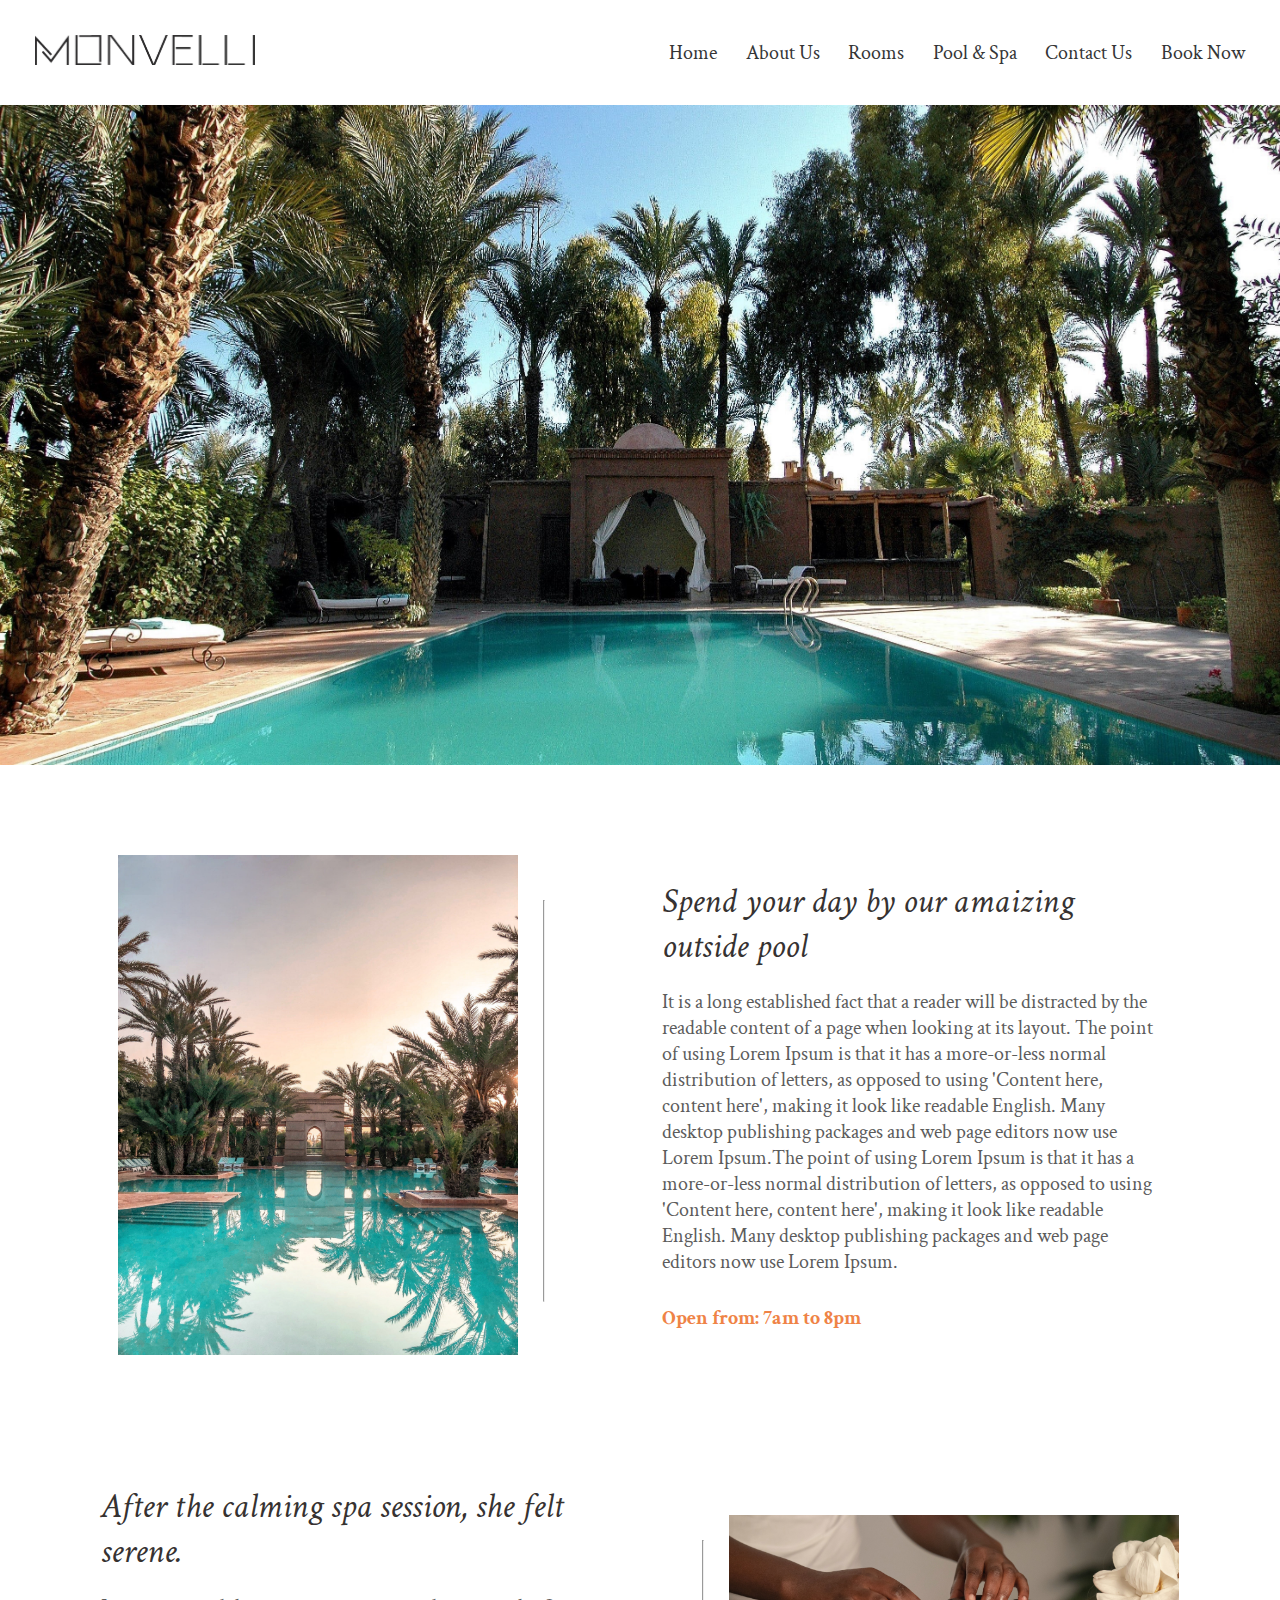
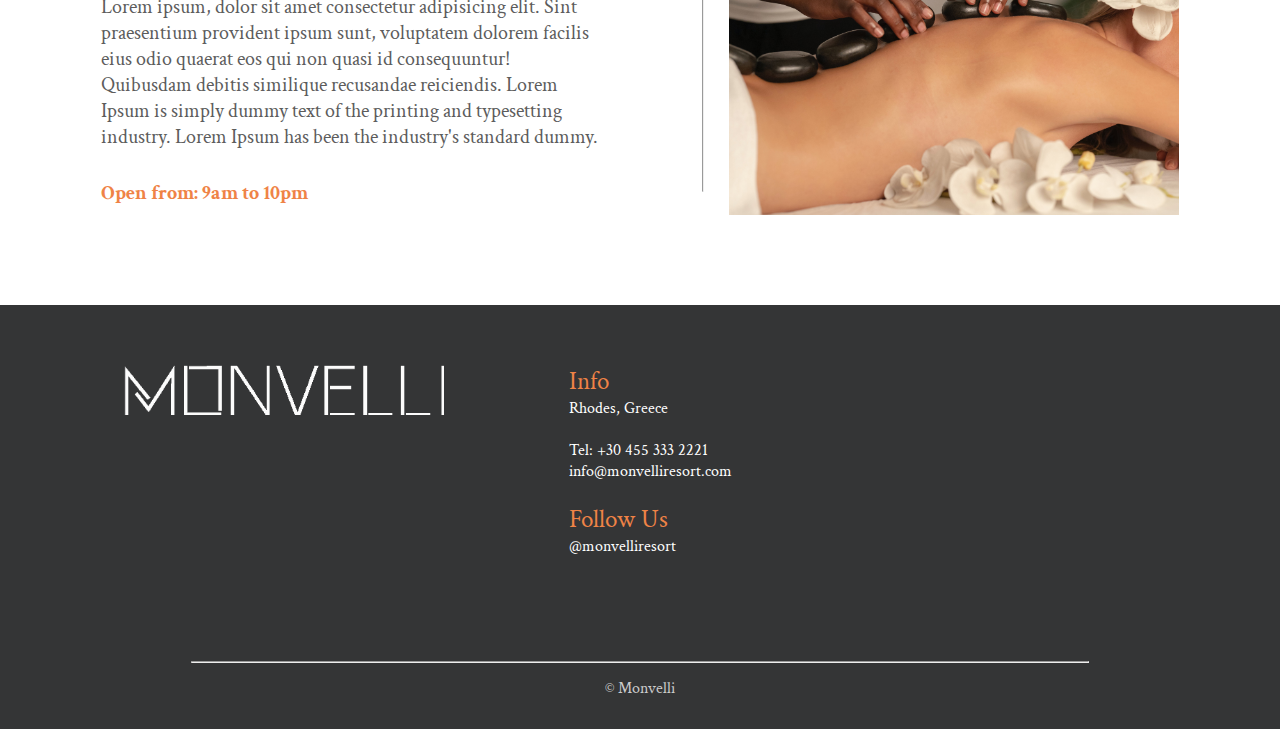
<file: poolAndSpa.html>
<!DOCTYPE html>
<html lang="en">
<head>
    <meta charset="UTF-8">
    <meta name="viewport" content="width=device-width, initial-scale=1.0">
    <link rel="stylesheet" href="style.css">
    <link rel="preconnect" href="https://fonts.googleapis.com">
    <link rel="preconnect" href="https://fonts.gstatic.com" crossorigin>
    <link href="https://fonts.googleapis.com/css2?family=Crimson+Text&display=swap" rel="stylesheet">
    <title>Pool and Spa</title>
</head>
<body>
    <header class="headerContainer">
        <div class="logo">
            <img src="imgs/logo1.png" alt="Logo">
        </div>
        <ul>
            <li class="active"><a href="index.html">Home</a></li>
            <li><a href="AboutUs.html">About Us</a></li>
            <li><a href="rooms.html">Rooms</a></li>
            <li><a href="poolAndSpa.html">Pool & Spa</a></li>
            <li><a href="contact-us.html">Contact Us</a></li>
            <li><a href="BookNow.html" target="_blank">Book Now</a></li>
        </ul>
    </header>

    <main>
        <div class="mainImg-ps">
            <p>Paradise is the pool side</p>
        </div>

    <div class="firstSection-ps">
        <div class="img-ps">
            <img src="imgs/pool3.jpg" alt="Pool image">
                <hr>
        </div>
        <div class="content1-ps">
            <p id="p1-ps">Spend your day by our amaizing outside pool</p>
            <p id="p2-ps">
                It is a long established fact that a reader will 
                be distracted by the readable content of a page 
                when looking at its layout. The point of using 
                Lorem Ipsum is that it has a more-or-less normal 
                distribution of letters, as opposed to using 
                'Content here, content here', making it look like 
                readable English. Many desktop publishing packages 
                and web page editors now use Lorem Ipsum.The point of using 
                Lorem Ipsum is that it has a more-or-less normal 
                distribution of letters, as opposed to using 
                'Content here, content here', making it look like 
                readable English. Many desktop publishing packages 
                and web page editors now use Lorem Ipsum.
            </p>
            <p id="p3-ps">Open from: 7am to 8pm</p>
        </div>
    </div>

    <div class="secondSection-ps">
        <div class="content1-ps">
            <p id="p1-ps">After the calming spa session, she felt serene.</p>
            <p id="p2-ps">
                Lorem ipsum, dolor sit amet consectetur
                adipisicing elit. Sint praesentium provident ipsum 
                sunt, voluptatem dolorem facilis eius odio quaerat 
                eos qui non quasi id consequuntur! Quibusdam debitis
                similique recusandae reiciendis.
                Lorem Ipsum is simply dummy text of the printing
                and typesetting industry. Lorem Ipsum has been the
                industry's standard dummy.
            </p>
            <p id="p3-ps">Open from: 9am to 10pm</p>
        </div>
        <div class="img2-ps">
            <hr>
            <img src="imgs/spa.jpg" alt="Spa">
        </div>

    </div>
    </main>

    <footer>
        <footer>

            <div class="footer">
                <div class="logo-f">
                    <img src="imgs/logowhite.png" alt="logo">
                </div>
                <div class="info-f">
                    <p id="info-f">Info</p>
                    <p>Rhodes, Greece</p>
                    <br>
                    <p>Tel: +30 455 333 2221</p>
                    <p>info@monvelliresort.com</p>
                    <br>
                    <p id="info-f">Follow Us</p>
                    <p>@monvelliresort</p>
                </div>
                <div >
                    <iframe src="https://www.google.com/maps/embed?pb=!1m18!1m12!1m3!1d51358.392032854514!2d28.180502895363386!3d36.43581272682968!2m3!1f0!2f0!3f0!3m2!1i1024!2i768!4f13.1!3m3!1m2!1s0x14956193e10aff61%3A0x6913d088bdbf8893!2sRhodes%2C%20Greece!5e0!3m2!1sen!2s!4v1700336965991!5m2!1sen!2s" width="300" height="200" style="border:0;" allowfullscreen="" loading="lazy" referrerpolicy="no-referrer-when-downgrade"></iframe></div>
            </div>
            <div class="hr-f">
                <hr>
            </div>
            <div class="c">
                
                <p> &copy; Monvelli</p>
            </div>
            
        </footer>
    </footer>

    
    
    
</body>
</html>
</file>
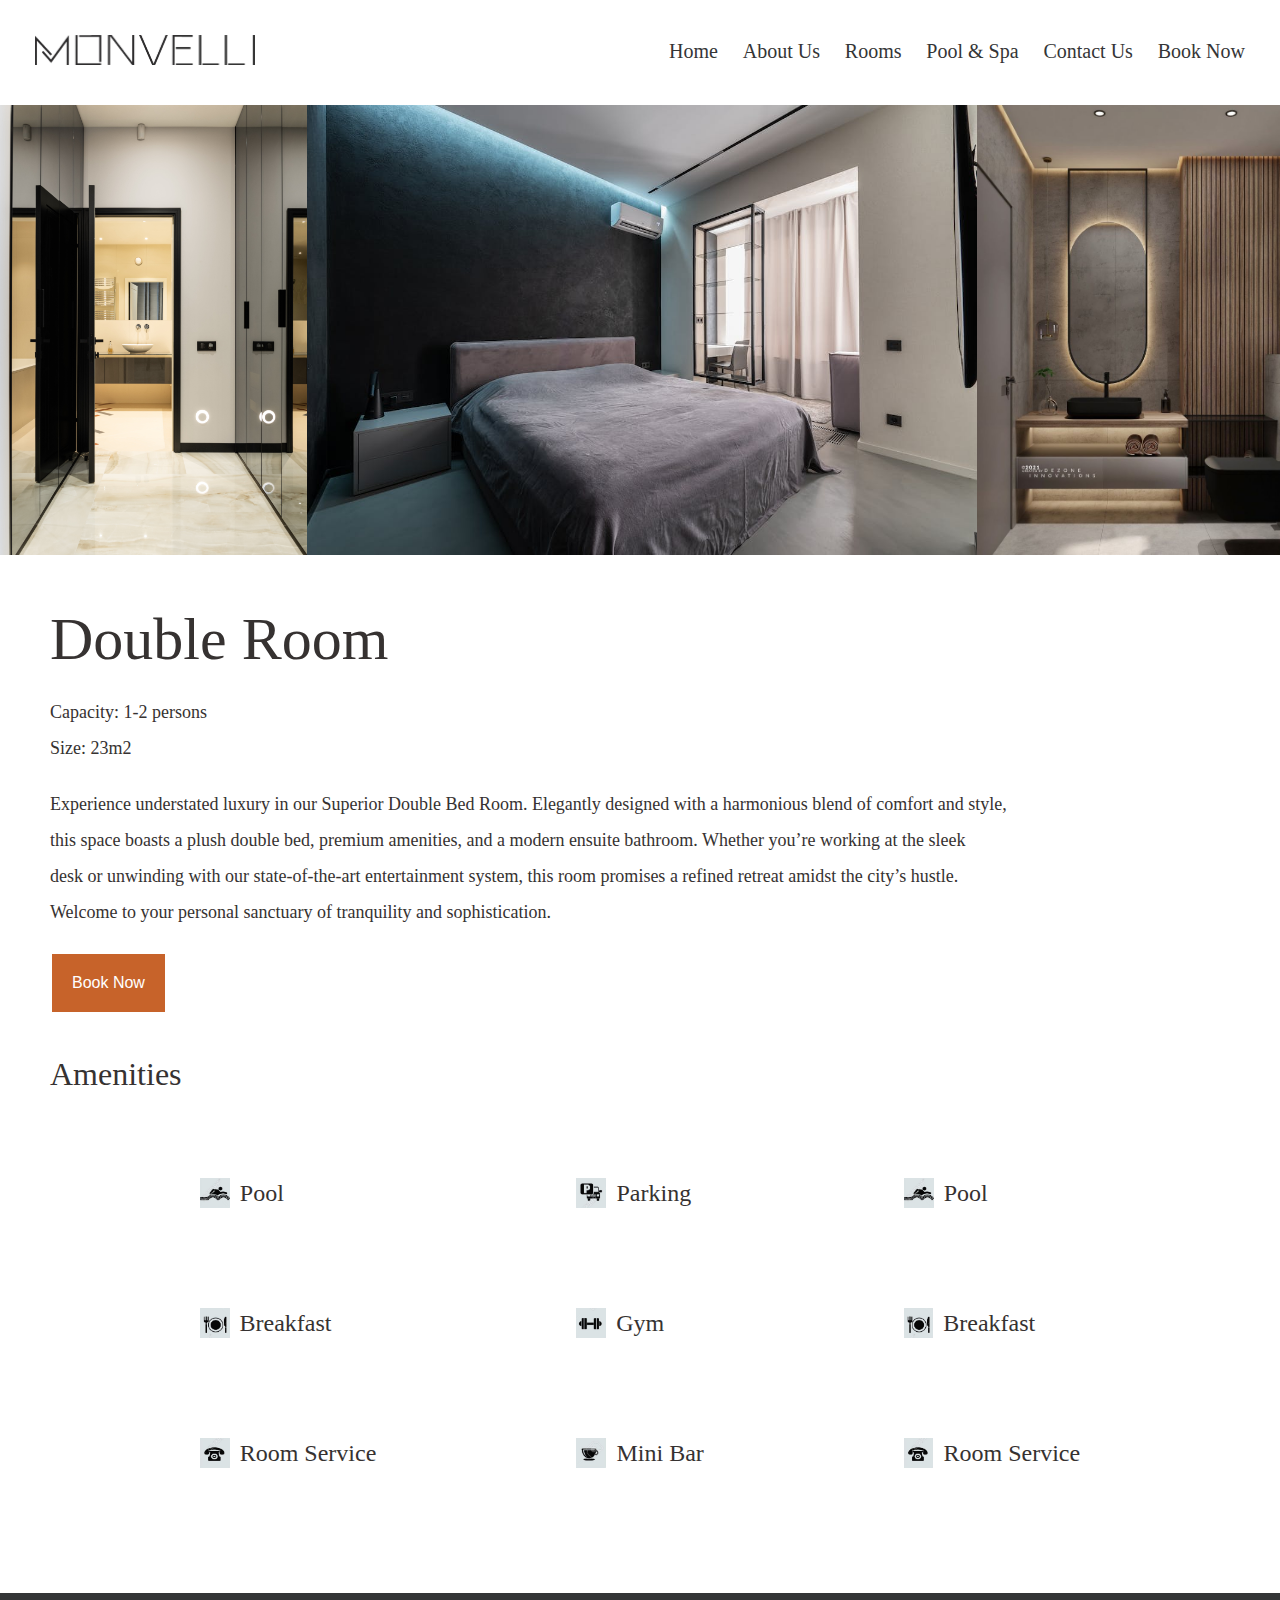
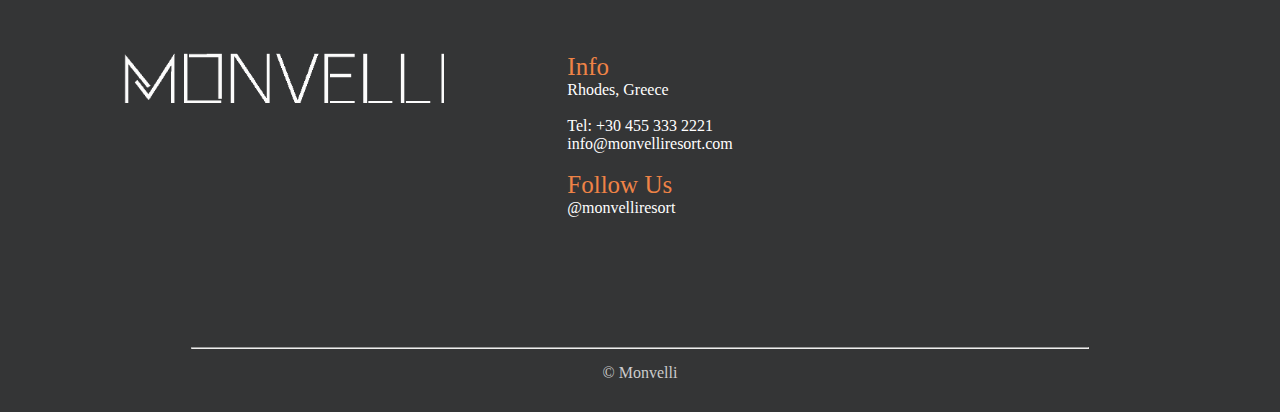
<file: room1.html>
<!DOCTYPE html>
<html lang="en">
<head>
    <meta charset="UTF-8">
    <meta name="viewport" content="width=device-width, initial-scale=1.0">
    <title>Double Room</title>
    <link rel="stylesheet" href="./style.css">
</head>
<body>
    <header class="headerContainer">
        <div class="logo">
            <img src="imgs/logo1.png" alt="Logo">
        </div>
        <ul>
            <li class="active"><a href="index.html">Home</a></li>
            <li><a href="AboutUs.html">About Us</a></li>
            <li><a href="rooms.html">Rooms</a></li>
            <li><a href="poolAndSpa.html">Pool & Spa</a></li>
            <li><a href="contact-us.html">Contact Us</a></li>
            <li><a href="BookNow.html" target="_blank">Book Now</a></li>
        </ul>
        
    </header>
    <div class="room1-fotot">
        <img src="./imgs/dhoma1details.jpeg" alt="" style="height: 450px;">
        <img src="./imgs/dhoma1.jpeg" alt="" style="height: 450px;">
        <img src="./imgs/bathroom2-room1.jpg" alt="" style="height: 450px;">
        
    </div> 
    <div>
        <h1 id="double1" >Double Room</h1>
        <p id="capacity1">Capacity: 1-2 persons<br>
            Size: 23m2</p>
    </div>
    
    <!-- <table id="tabela1" >
        <tr>
          <td>Cell 1</td>
          <td>Cell 2</td>
          <td>Cell 3</td>
        </tr>
      </table> -->

      <div id="teksti-room1">
        <p>Experience understated luxury in our Superior Double Bed Room. Elegantly designed with a harmonious blend of comfort and style, <br>
            this space boasts a plush double bed, premium amenities, and a modern ensuite bathroom. Whether you’re working at the sleek<br>
             desk or unwinding with our state-of-the-art entertainment system, this room promises a refined retreat amidst the city’s hustle.<br>
              Welcome to your personal sanctuary of tranquility and sophistication.</p>
      </div>

        <div class="bookResort"> 
             <button>Book Now</button> 
         </div> 
         <p id="amenities-header">Amenities</p>
<div class="amenities">
         <div class="amenities1-room1">
            <ol>
                <li><img src="imgs/pool.jpg"height="30px" alt="">Pool</li>
                <li><img src="imgs/food.jpg"height="30px" alt="">Breakfast</li>
                <li><img src="imgs/roomservice.jpg"height="30px" alt="">Room Service</li>
            </ol>
         </div>
         <div class="amenities2-room1">
            <ol>
                <li><img src="imgs/Parking.jpg" height="30px">Parking</li>
                <li><img src="imgs/gym.jpg" height="30px" alt="">Gym</li>
                <li><img src="imgs/bar.jpg" height="30px" alt="">Mini Bar</li>
            </ol>
         </div>
         <div class="amenities1-room1">
            <ol>
                <li><img src="imgs/pool.jpg"height="30px" alt="">Pool</li>
                <li><img src="imgs/food.jpg"height="30px" alt="">Breakfast</li>
                <li><img src="imgs/roomservice.jpg"height="30px" alt="">Room Service</li>
            </ol>
         </div>
         
</div>

    </main>

    <footer>

        <div class="footer">
            <div class="logo-f">
                <img src="imgs/logowhite.png" alt="logo">
            </div>
            <div class="info-f">
                <p id="info-f">Info</p>
                <p>Rhodes, Greece</p>
                <br>
                <p>Tel: +30 455 333 2221</p>
                <p>info@monvelliresort.com</p>
                <br>
                <p id="info-f">Follow Us</p>
                <p>@monvelliresort</p>
            </div>
            <div >
                <iframe src="https://www.google.com/maps/embed?pb=!1m18!1m12!1m3!1d51358.392032854514!2d28.180502895363386!3d36.43581272682968!2m3!1f0!2f0!3f0!3m2!1i1024!2i768!4f13.1!3m3!1m2!1s0x14956193e10aff61%3A0x6913d088bdbf8893!2sRhodes%2C%20Greece!5e0!3m2!1sen!2s!4v1700336965991!5m2!1sen!2s" width="300" height="200" style="border:0;" allowfullscreen="" loading="lazy" referrerpolicy="no-referrer-when-downgrade"></iframe></div>
        </div>
        <div class="hr-f">
            <hr>
        </div>
        <div class="c">
            
            <p> &copy; Monvelli</p>
        </div>
        
    </footer>
  
</body>
</html>
</file>
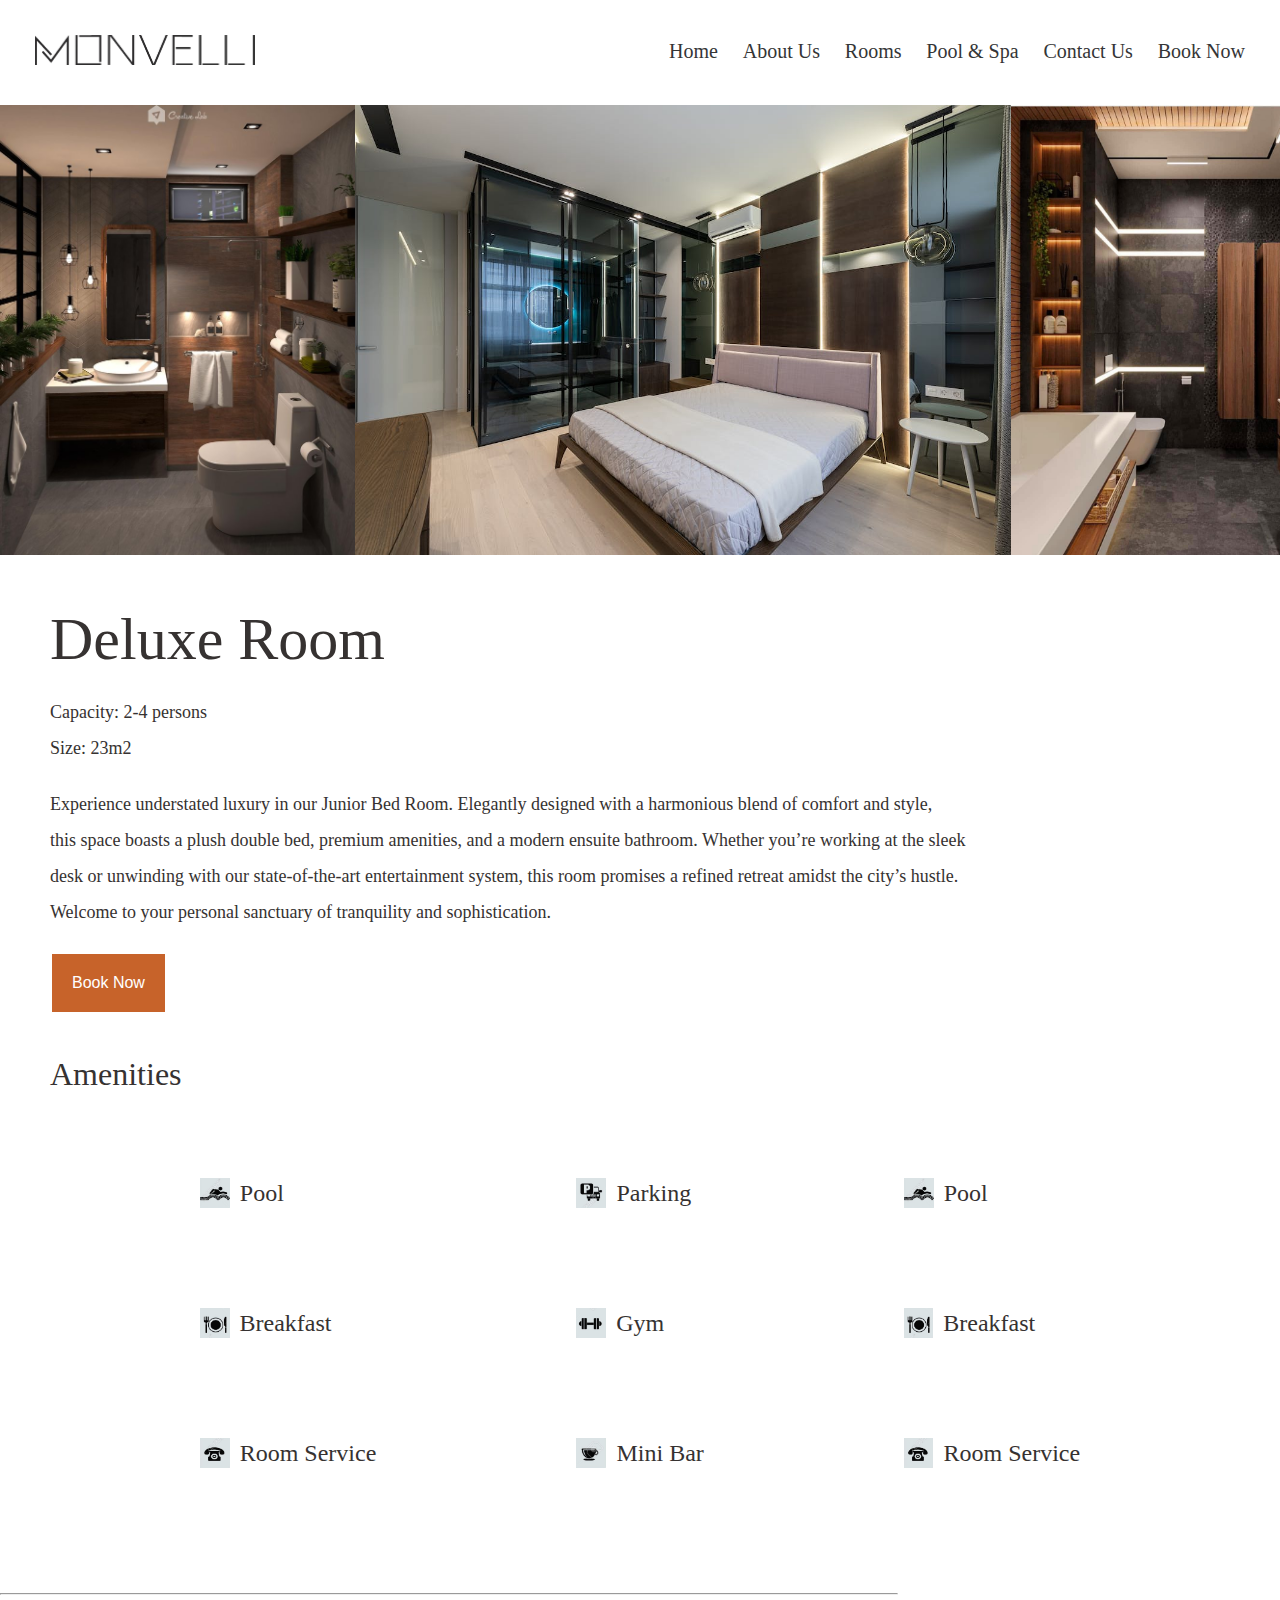
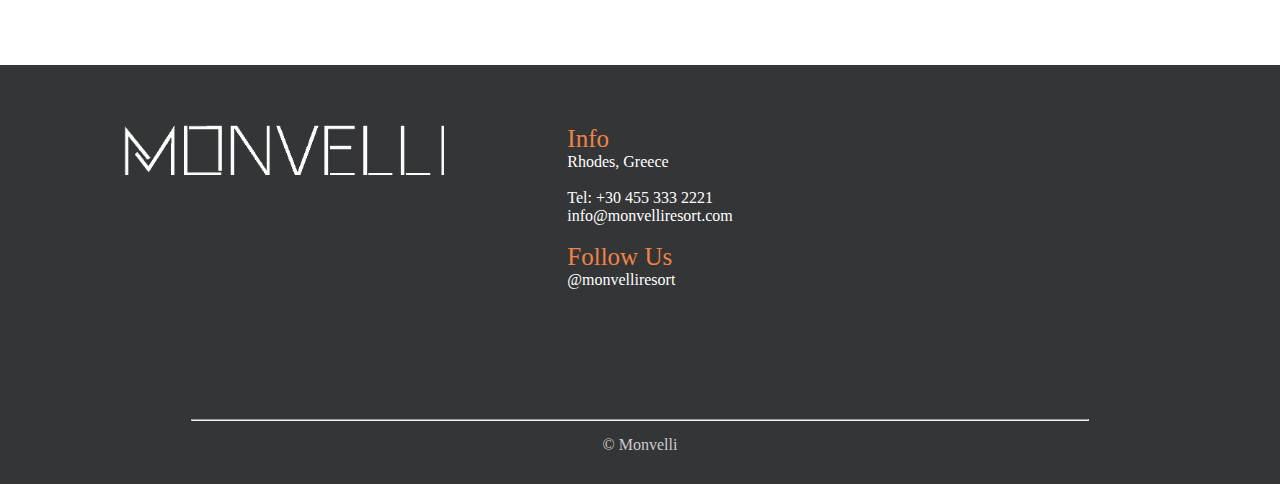
<file: room2.html>
<!DOCTYPE html>
<html lang="en">
<head>
    <meta charset="UTF-8">
    <meta name="viewport" content="width=device-width, initial-scale=1.0">
    <title>Deluxe Room</title>
    <link rel="stylesheet" href="./style.css">
</head>
<body>
    <header class="headerContainer">
        <div class="logo">
            <img src="imgs/logo1.png" alt="Logo">
        </div>
        <ul>
            <li class="active"><a href="index.html">Home</a></li>
            <li><a href="AboutUs.html">About Us</a></li>
            <li><a href="rooms.html">Rooms</a></li>
            <li><a href="poolAndSpa.html">Pool & Spa</a></li>
            <li><a href="contact-us.html">Contact Us</a></li>
            <li><a href="BookNow.html" target="_blank">Book Now</a></li>
        </ul>
        
    </header>
    <div class="room2-fotot">
        <img src="./imgs/room2-bathroom.jpg" alt="" style="height: 450px;">
        <img src="./imgs/dhoma22.jpeg" alt="" style="height: 450px;">
        <img src="./imgs/room2-bathrom2.jpg" alt="" style="height: 450px;">
        
    </div> 

    <div>
        <h1 id="deluxe2" >Deluxe Room</h1>
        <p id="capacity2">Capacity: 2-4 persons<br>
            Size: 23m2</p>
    </div>
    <div id="teksti-room2">
        <p>Experience understated luxury in our Junior Bed Room. Elegantly designed with a harmonious blend of comfort and style, <br>
            this space boasts a plush double bed, premium amenities, and a modern ensuite bathroom. Whether you’re working at the sleek<br>
             desk or unwinding with our state-of-the-art entertainment system, this room promises a refined retreat amidst the city’s hustle.<br>
              Welcome to your personal sanctuary of tranquility and sophistication.</p>
      </div>
      <div class="bookResort"> 
        <button>Book Now</button> 
    </div> 
    <p id="amenities-header">Amenities</p>
<div class="amenities">
    <div class="amenities1-room1">
       <ol>
           <li><img src="imgs/pool.jpg"height="30px" alt="">Pool</li>
           <li><img src="imgs/food.jpg"height="30px" alt="">Breakfast</li>
           <li><img src="imgs/roomservice.jpg"height="30px" alt="">Room Service</li>
       </ol>
    </div>
    <div class="amenities2-room1">
       <ol>
           <li><img src="imgs/Parking.jpg" height="30px">Parking</li>
           <li><img src="imgs/gym.jpg" height="30px" alt="">Gym</li>
           <li><img src="imgs/bar.jpg" height="30px" alt="">Mini Bar</li>
       </ol>
    </div>
    <div class="amenities1-room1">
       <ol>
           <li><img src="imgs/pool.jpg"height="30px" alt="">Pool</li>
           <li><img src="imgs/food.jpg"height="30px" alt="">Breakfast</li>
           <li><img src="imgs/roomservice.jpg"height="30px" alt="">Room Service</li>
       </ol>
    </div>
    
</div>

<hr id="hr2">
<footer>

    <div class="footer">
        <div class="logo-f">
            <img src="imgs/logowhite.png" alt="logo">
        </div>
        <div class="info-f">
            <p id="info-f">Info</p>
            <p>Rhodes, Greece</p>
            <br>
            <p>Tel: +30 455 333 2221</p>
            <p>info@monvelliresort.com</p>
            <br>
            <p id="info-f">Follow Us</p>
            <p>@monvelliresort</p>
        </div>
        <div >
            <iframe src="https://www.google.com/maps/embed?pb=!1m18!1m12!1m3!1d51358.392032854514!2d28.180502895363386!3d36.43581272682968!2m3!1f0!2f0!3f0!3m2!1i1024!2i768!4f13.1!3m3!1m2!1s0x14956193e10aff61%3A0x6913d088bdbf8893!2sRhodes%2C%20Greece!5e0!3m2!1sen!2s!4v1700336965991!5m2!1sen!2s" width="300" height="200" style="border:0;" allowfullscreen="" loading="lazy" referrerpolicy="no-referrer-when-downgrade"></iframe></div>
    </div>
    <div class="hr-f">
        <hr>
    </div>
    <div class="c">
        
        <p> &copy; Monvelli</p>
    </div>
    
</footer>
</body>
</html>
</file>
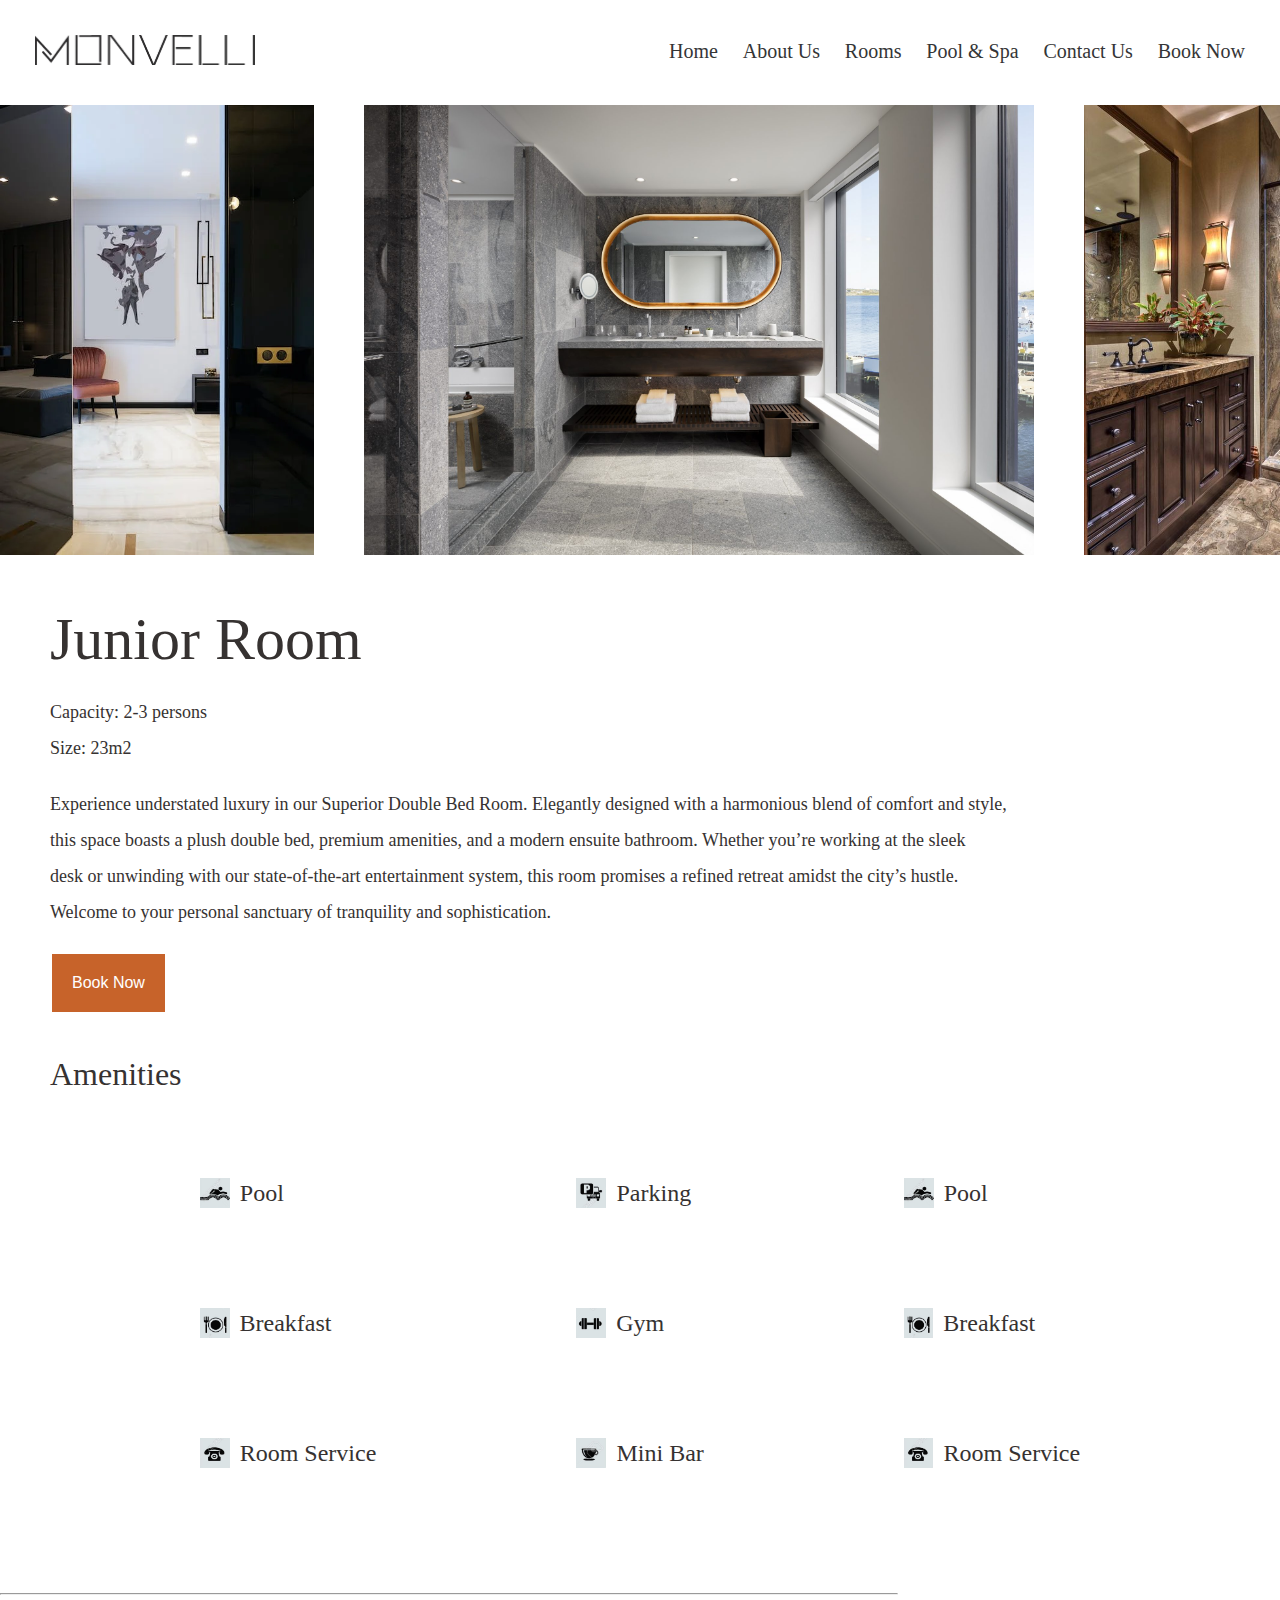
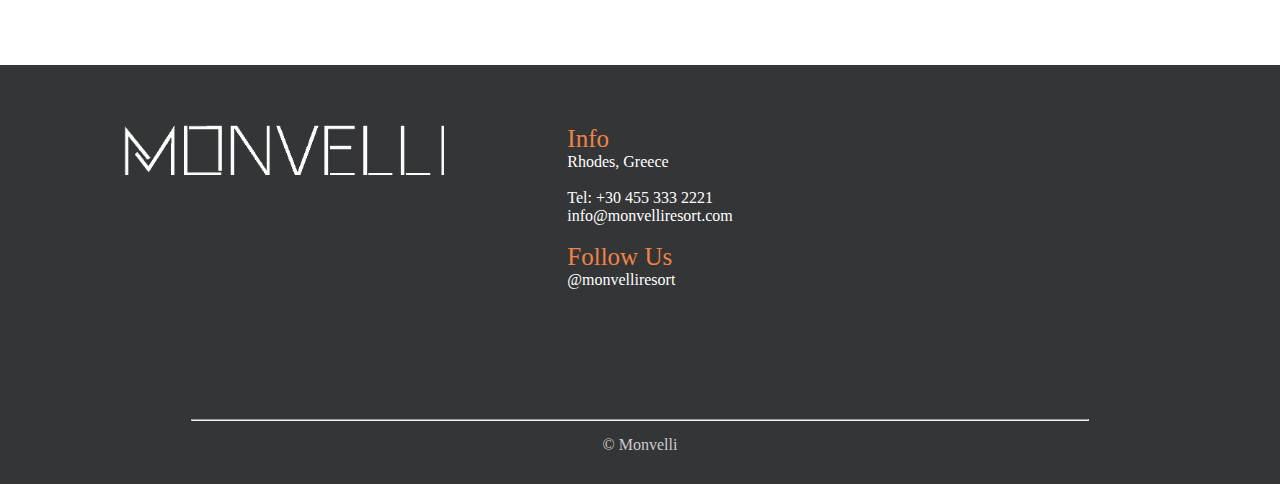
<file: room3.html>
<!DOCTYPE html>
<html lang="en">
<head>
    <meta charset="UTF-8">
    <meta name="viewport" content="width=device-width, initial-scale=1.0">
    <title>Junior Room</title>
    <link rel="stylesheet" href="./style.css">
</head>
<body>
    <header class="headerContainer">
        <div class="logo">
            <img src="imgs/logo1.png" alt="Logo">
        </div>
        <ul>
            <li class="active"><a href="index.html">Home</a></li>
            <li><a href="AboutUs.html">About Us</a></li>
            <li><a href="rooms.html">Rooms</a></li>
            <li><a href="poolAndSpa.html">Pool & Spa</a></li>
            <li><a href="contact-us.html">Contact Us</a></li>
            <li><a href="BookNow.html" target="_blank">Book Now</a></li>
        </ul>
        
    </header>

    <div class="room3-fotot">
        <img src="./imgs/dhoma3bath.webp" alt="" style="height: 450px;">
        <img src="./imgs/junior.jpg" alt="" style="height: 450px;">
        <img src="./imgs/room3-bathroom2.jpg" alt="" style="height: 450px;">
       
        
    </div> 
    <div>
        <h1 id="junior3" >Junior Room</h1>
        <p id="capacity3">Capacity: 2-3 persons<br>
            Size: 23m2</p>
    </div>
    <div id="teksti-room3">
        <p>Experience understated luxury in our Superior Double Bed Room. Elegantly designed with a harmonious blend of comfort and style, <br>
            this space boasts a plush double bed, premium amenities, and a modern ensuite bathroom. Whether you’re working at the sleek<br>
             desk or unwinding with our state-of-the-art entertainment system, this room promises a refined retreat amidst the city’s hustle.<br>
              Welcome to your personal sanctuary of tranquility and sophistication.</p>
      </div>
      <div class="bookResort"> 
        <button>Book Now</button> 
    </div> 
    <p id="amenities-header">Amenities</p>
<div class="amenities">
    
    <div class="amenities1-room1">
       <ol>
           <li><img src="imgs/pool.jpg"height="30px" alt="">Pool</li>
           <li><img src="imgs/food.jpg"height="30px" alt="">Breakfast</li>
           <li><img src="imgs/roomservice.jpg"height="30px" alt="">Room Service</li>
       </ol>
    </div>
    <div class="amenities2-room1">
       <ol>
           <li><img src="imgs/Parking.jpg" height="30px">Parking</li>
           <li><img src="imgs/gym.jpg" height="30px" alt="">Gym</li>
           <li><img src="imgs/bar.jpg" height="30px" alt="">Mini Bar</li>
       </ol>
    </div>
    <div class="amenities1-room1">
       <ol>
           <li><img src="imgs/pool.jpg"height="30px" alt="">Pool</li>
           <li><img src="imgs/food.jpg"height="30px" alt="">Breakfast</li>
           <li><img src="imgs/roomservice.jpg"height="30px" alt="">Room Service</li>
       </ol>
    </div>
    
</div>

<hr id="hr2">
<footer>

    <div class="footer">
        <div class="logo-f">
            <img src="imgs/logowhite.png" alt="logo">
        </div>
        <div class="info-f">
            <p id="info-f">Info</p>
            <p>Rhodes, Greece</p>
            <br>
            <p>Tel: +30 455 333 2221</p>
            <p>info@monvelliresort.com</p>
            <br>
            <p id="info-f">Follow Us</p>
            <p>@monvelliresort</p>
        </div>
        <div >
            <iframe src="https://www.google.com/maps/embed?pb=!1m18!1m12!1m3!1d51358.392032854514!2d28.180502895363386!3d36.43581272682968!2m3!1f0!2f0!3f0!3m2!1i1024!2i768!4f13.1!3m3!1m2!1s0x14956193e10aff61%3A0x6913d088bdbf8893!2sRhodes%2C%20Greece!5e0!3m2!1sen!2s!4v1700336965991!5m2!1sen!2s" width="300" height="200" style="border:0;" allowfullscreen="" loading="lazy" referrerpolicy="no-referrer-when-downgrade"></iframe></div>
    </div>
    <div class="hr-f">
        <hr>
    </div>
    <div class="c">
        
        <p> &copy; Monvelli</p>
    </div>


    
 
    
</footer>
</body>
</html>
</file>
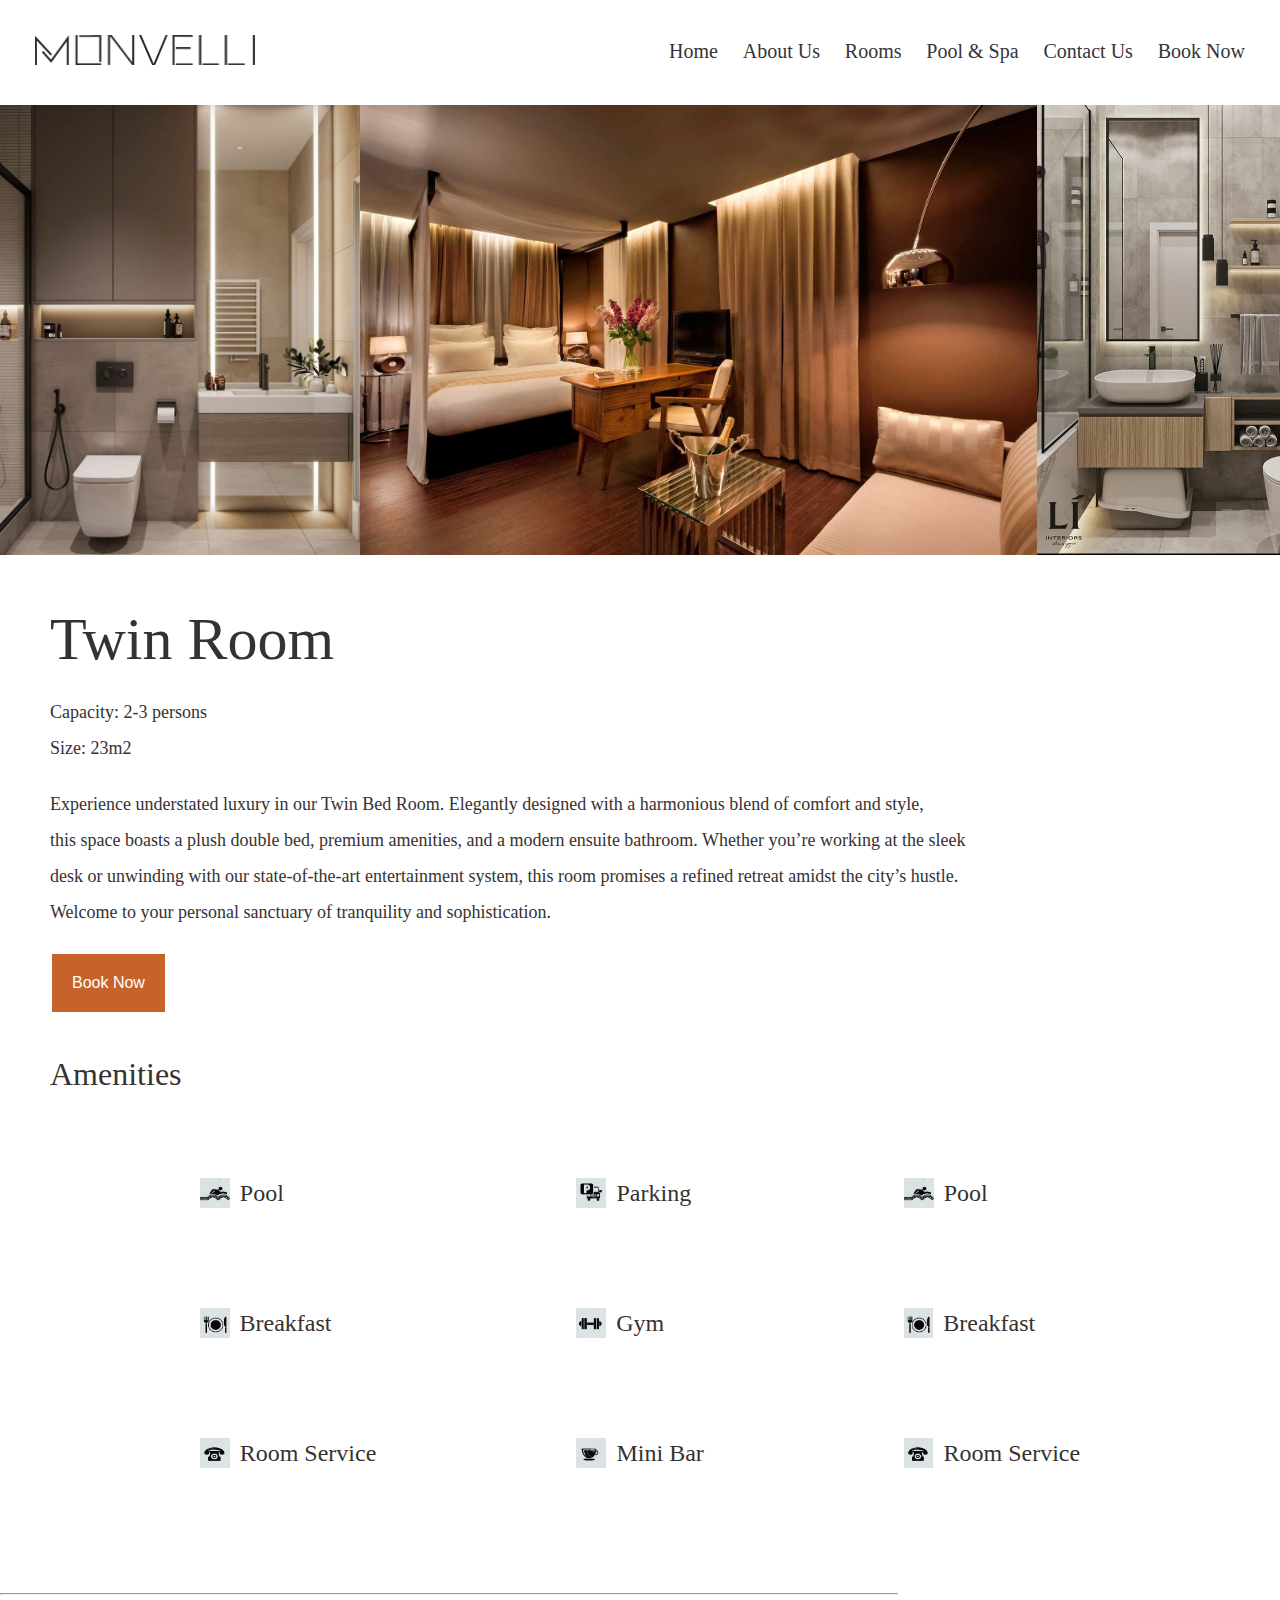
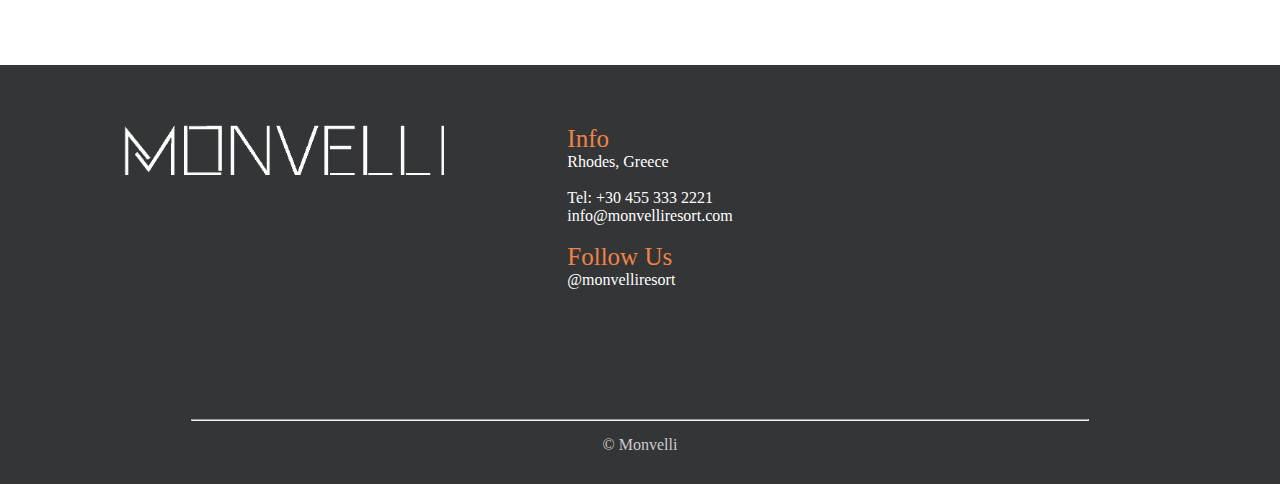
<file: room4.html>
<!DOCTYPE html>
<html lang="en">
<head>
    <meta charset="UTF-8">
    <meta name="viewport" content="width=device-width, initial-scale=1.0">
    <title>Twin Room</title>
    <link rel="stylesheet" href="./style.css">
</head>
<body>
    <header class="headerContainer">
        <div class="logo">
            <img src="imgs/logo1.png" alt="Logo">
        </div>
        <ul>
            <li class="active"><a href="index.html">Home</a></li>
            <li><a href="AboutUs.html">About Us</a></li>
            <li><a href="rooms.html">Rooms</a></li>
            <li><a href="poolAndSpa.html">Pool & Spa</a></li>
            <li><a href="contact-us.html">Contact Us</a></li>
            <li><a href="BookNow.html" target="_blank">Book Now</a></li>
        </ul>
        
    </header>

    <div class="room4-fotot">
        <img src="./imgs/twin-bathrom.jpg" alt="" style="height: 450px;">
        <img src="./imgs/junior3.jpg" alt="" style="height: 450px;">
        <img src="./imgs/twin-bathroom2.jpg" alt="" style="height: 450px;">
        
    </div> 
    <div>
        <h1 id="twin4" >Twin Room</h1>
        <p id="capacity4">Capacity: 2-3 persons<br>
            Size: 23m2</p>
    </div>
    <div id="teksti-room4">
        <p>Experience understated luxury in our Twin Bed Room. Elegantly designed with a harmonious blend of comfort and style, <br>
            this space boasts a plush double bed, premium amenities, and a modern ensuite bathroom. Whether you’re working at the sleek<br>
             desk or unwinding with our state-of-the-art entertainment system, this room promises a refined retreat amidst the city’s hustle.<br>
              Welcome to your personal sanctuary of tranquility and sophistication.</p>
      </div>
      <div class="bookResort"> 
        <button>Book Now</button> 
    </div> 
    <p id="amenities-header">Amenities</p>
<div class="amenities">
    <div class="amenities1-room1">
       <ol>
           <li><img src="imgs/pool.jpg"height="30px" alt="">Pool</li>
           <li><img src="imgs/food.jpg"height="30px" alt="">Breakfast</li>
           <li><img src="imgs/roomservice.jpg"height="30px" alt="">Room Service</li>
       </ol>
    </div>
    <div class="amenities2-room1">
       <ol>
           <li><img src="imgs/Parking.jpg" height="30px">Parking</li>
           <li><img src="imgs/gym.jpg" height="30px" alt="">Gym</li>
           <li><img src="imgs/bar.jpg" height="30px" alt="">Mini Bar</li>
       </ol>
    </div>
    <div class="amenities1-room1">
       <ol>
           <li><img src="imgs/pool.jpg"height="30px" alt="">Pool</li>
           <li><img src="imgs/food.jpg"height="30px" alt="">Breakfast</li>
           <li><img src="imgs/roomservice.jpg"height="30px" alt="">Room Service</li>
       </ol>
    </div>
    
</div>

<hr id="hr2">
<footer>

    <div class="footer">
        <div class="logo-f">
            <img src="imgs/logowhite.png" alt="logo">
        </div>
        <div class="info-f">
            <p id="info-f">Info</p>
            <p>Rhodes, Greece</p>
            <br>
            <p>Tel: +30 455 333 2221</p>
            <p>info@monvelliresort.com</p>
            <br>
            <p id="info-f">Follow Us</p>
            <p>@monvelliresort</p>
        </div>
        <div >
            <iframe src="https://www.google.com/maps/embed?pb=!1m18!1m12!1m3!1d51358.392032854514!2d28.180502895363386!3d36.43581272682968!2m3!1f0!2f0!3f0!3m2!1i1024!2i768!4f13.1!3m3!1m2!1s0x14956193e10aff61%3A0x6913d088bdbf8893!2sRhodes%2C%20Greece!5e0!3m2!1sen!2s!4v1700336965991!5m2!1sen!2s" width="300" height="200" style="border:0;" allowfullscreen="" loading="lazy" referrerpolicy="no-referrer-when-downgrade"></iframe></div>
    </div>
    <div class="hr-f">
        <hr>
    </div>
    <div class="c">
        
        <p> &copy; Monvelli</p>
    </div>
    
</footer>
</body>
</html>
</file>
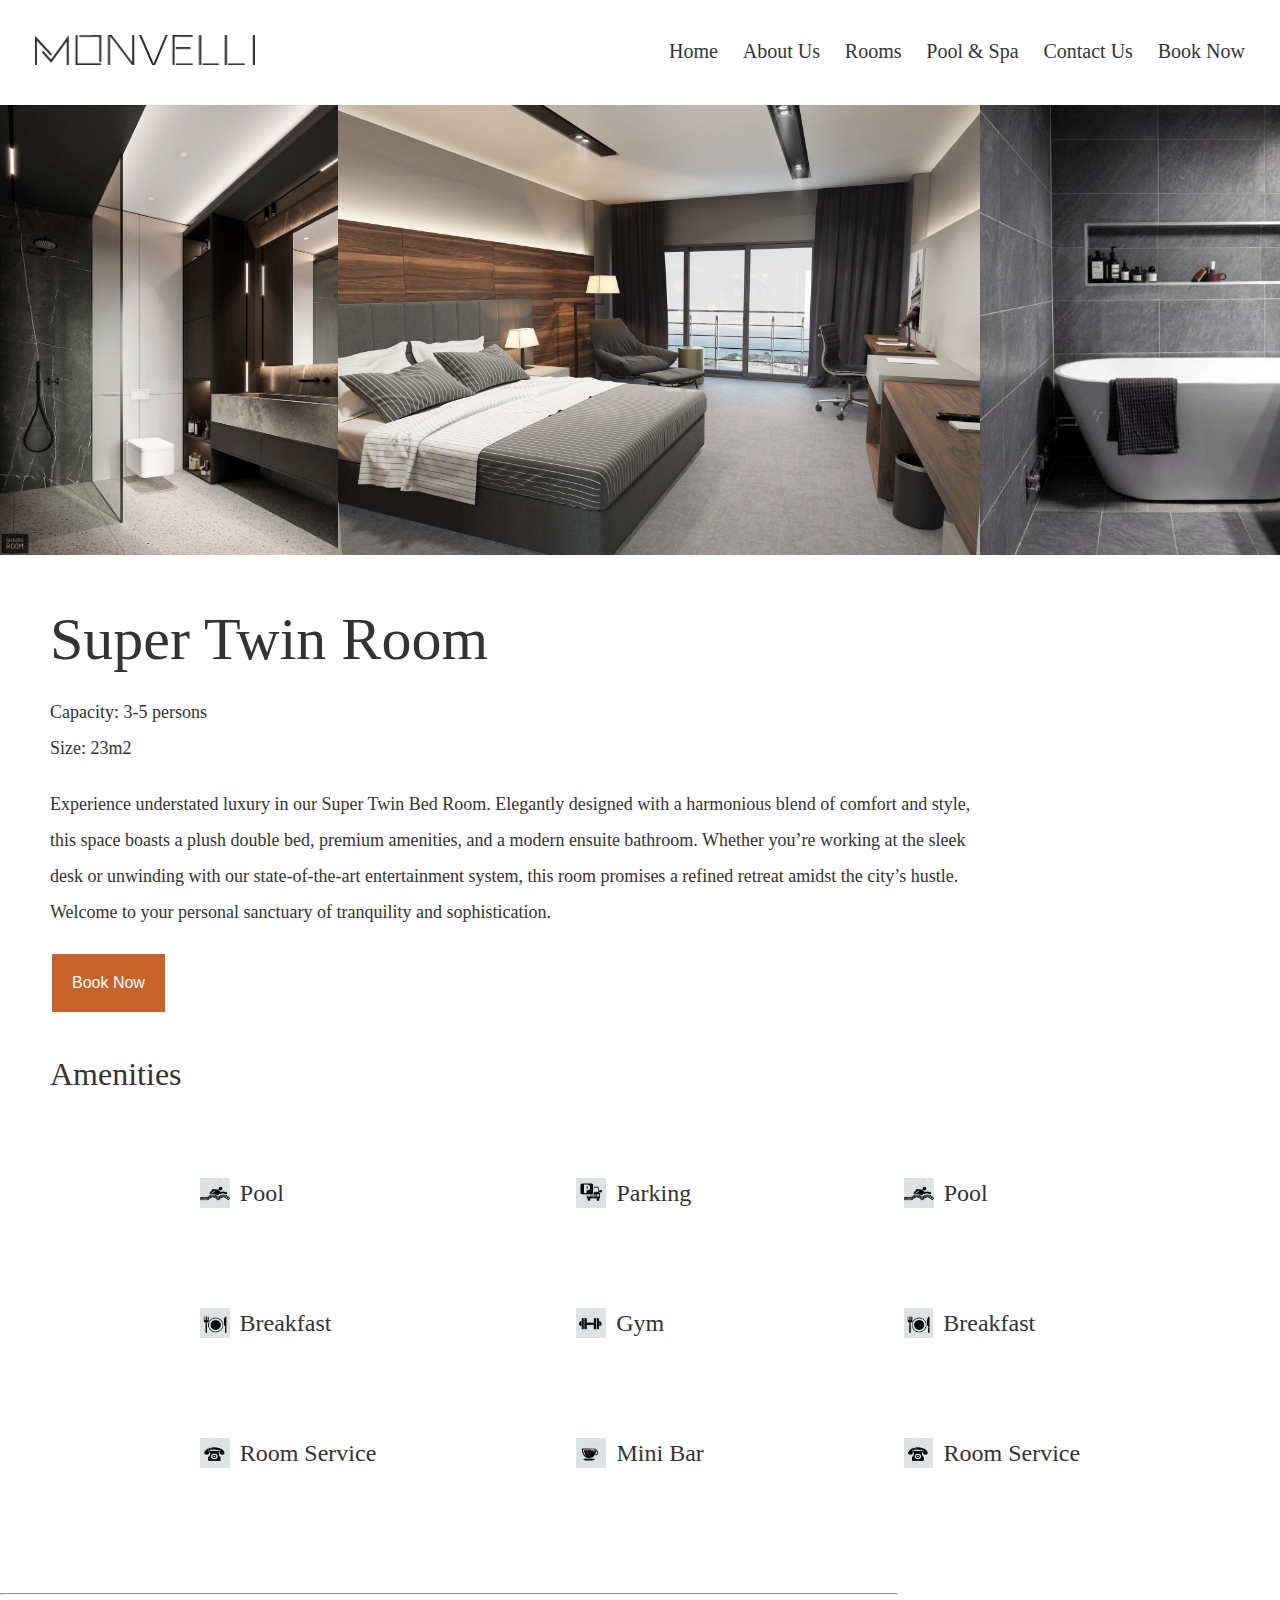
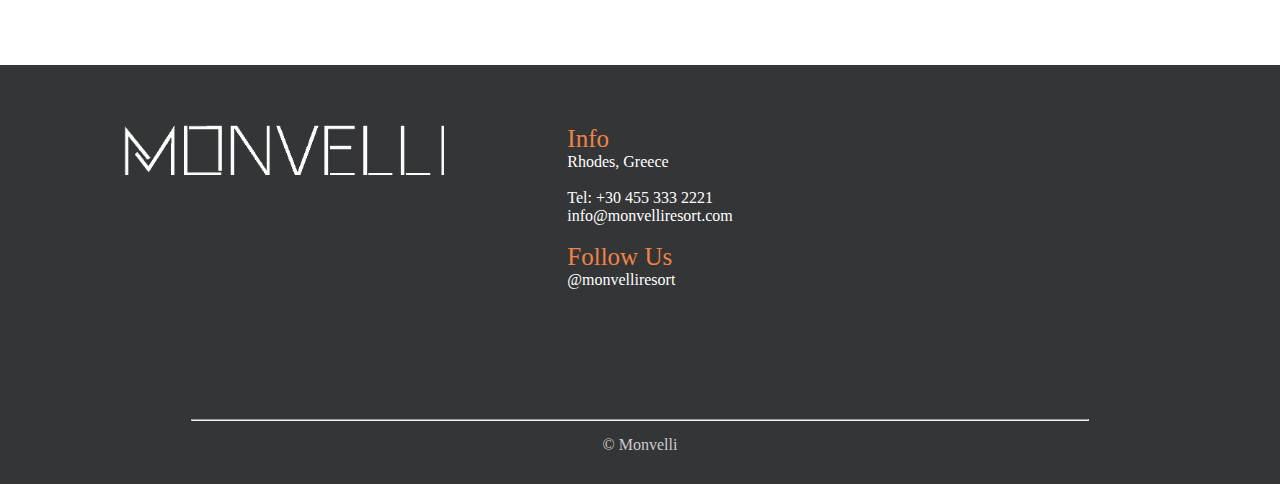
<file: room5.html>
<!DOCTYPE html>
<html lang="en">
<head>
    <meta charset="UTF-8">
    <meta name="viewport" content="width=device-width, initial-scale=1.0">
    <title>Super Twin Room</title>
    <link rel="stylesheet" href="./style.css">
</head>
<body>
    <header class="headerContainer">
        <div class="logo">
            <img src="imgs/logo1.png" alt="Logo">
        </div>
        <ul>
            <li class="active"><a href="index.html">Home</a></li>
            <li><a href="AboutUs.html">About Us</a></li>
            <li><a href="rooms.html">Rooms</a></li>
            <li><a href="poolAndSpa.html">Pool & Spa</a></li>
            <li><a href="contact-us.html">Contact Us</a></li>
            <li><a href="BookNow.html" target="_blank">Book Now</a></li>
        </ul>
        
    </header>

    <div class="room5-fotot">
        <img src="./imgs/supertwin-bathroom2.jpg" alt="" style="height: 450px;">
        <img src="./imgs/supertwin.jpg" alt="" style="height: 450px; width: 700px;">
        <img src="./imgs/tile.jpg" alt="" style="height: 450px;">
        
    </div> 
    <div>
        <h1 id="supertwin5" >Super Twin Room</h1>
        <p id="capacity5">Capacity: 3-5 persons<br>
            Size: 23m2</p>
    </div>
    <div id="teksti-room4">
        <p>Experience understated luxury in our Super Twin Bed Room. Elegantly designed with a harmonious blend of comfort and style, <br>
            this space boasts a plush double bed, premium amenities, and a modern ensuite bathroom. Whether you’re working at the sleek<br>
             desk or unwinding with our state-of-the-art entertainment system, this room promises a refined retreat amidst the city’s hustle.<br>
              Welcome to your personal sanctuary of tranquility and sophistication.</p>
      </div>
      <div class="bookResort"> 
        <button>Book Now</button> 
    </div> 
    <p id="amenities-header">Amenities</p>
    <div class="amenities">
        <div class="amenities1-room1">
           <ol>
               <li><img src="imgs/pool.jpg"height="30px" alt="">Pool</li>
               <li><img src="imgs/food.jpg"height="30px" alt="">Breakfast</li>
               <li><img src="imgs/roomservice.jpg"height="30px" alt="">Room Service</li>
           </ol>
        </div>
        <div class="amenities2-room1">
           <ol>
               <li><img src="imgs/Parking.jpg" height="30px">Parking</li>
               <li><img src="imgs/gym.jpg" height="30px" alt="">Gym</li>
               <li><img src="imgs/bar.jpg" height="30px" alt="">Mini Bar</li>
           </ol>
        </div>
        <div class="amenities1-room1">
           <ol>
               <li><img src="imgs/pool.jpg"height="30px" alt="">Pool</li>
               <li><img src="imgs/food.jpg"height="30px" alt="">Breakfast</li>
               <li><img src="imgs/roomservice.jpg"height="30px" alt="">Room Service</li>
           </ol>
        </div>
    
</div>

<hr id="hr2">
<footer>

    <div class="footer">
        <div class="logo-f">
            <img src="imgs/logowhite.png" alt="logo">
        </div>
        <div class="info-f">
            <p id="info-f">Info</p>
            <p>Rhodes, Greece</p>
            <br>
            <p>Tel: +30 455 333 2221</p>
            <p>info@monvelliresort.com</p>
            <br>
            <p id="info-f">Follow Us</p>
            <p>@monvelliresort</p>
        </div>
        <div >
            <iframe src="https://www.google.com/maps/embed?pb=!1m18!1m12!1m3!1d51358.392032854514!2d28.180502895363386!3d36.43581272682968!2m3!1f0!2f0!3f0!3m2!1i1024!2i768!4f13.1!3m3!1m2!1s0x14956193e10aff61%3A0x6913d088bdbf8893!2sRhodes%2C%20Greece!5e0!3m2!1sen!2s!4v1700336965991!5m2!1sen!2s" width="300" height="200" style="border:0;" allowfullscreen="" loading="lazy" referrerpolicy="no-referrer-when-downgrade"></iframe></div>
    </div>
    <div class="hr-f">
        <hr>
    </div>
    <div class="c">
        
        <p> &copy; Monvelli</p>
    </div>
    
</footer>
</body>
</html>
</file>
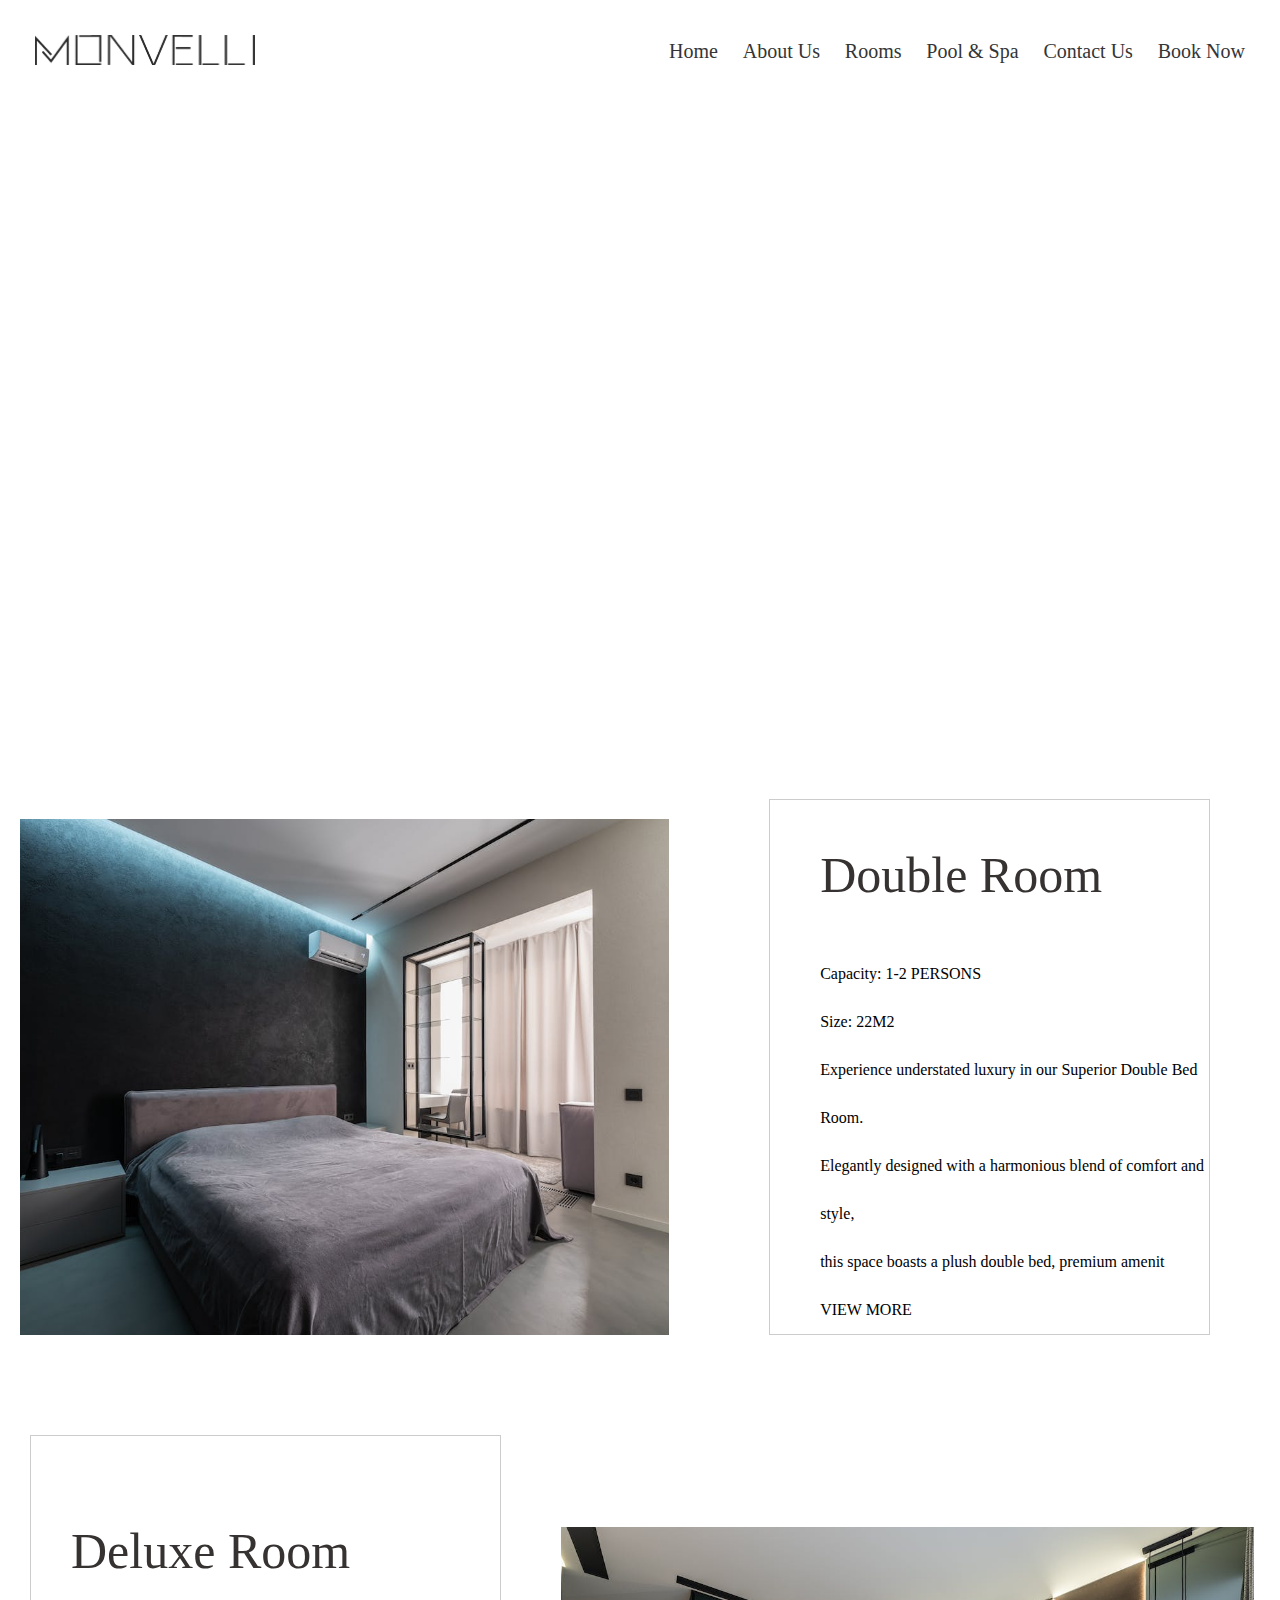
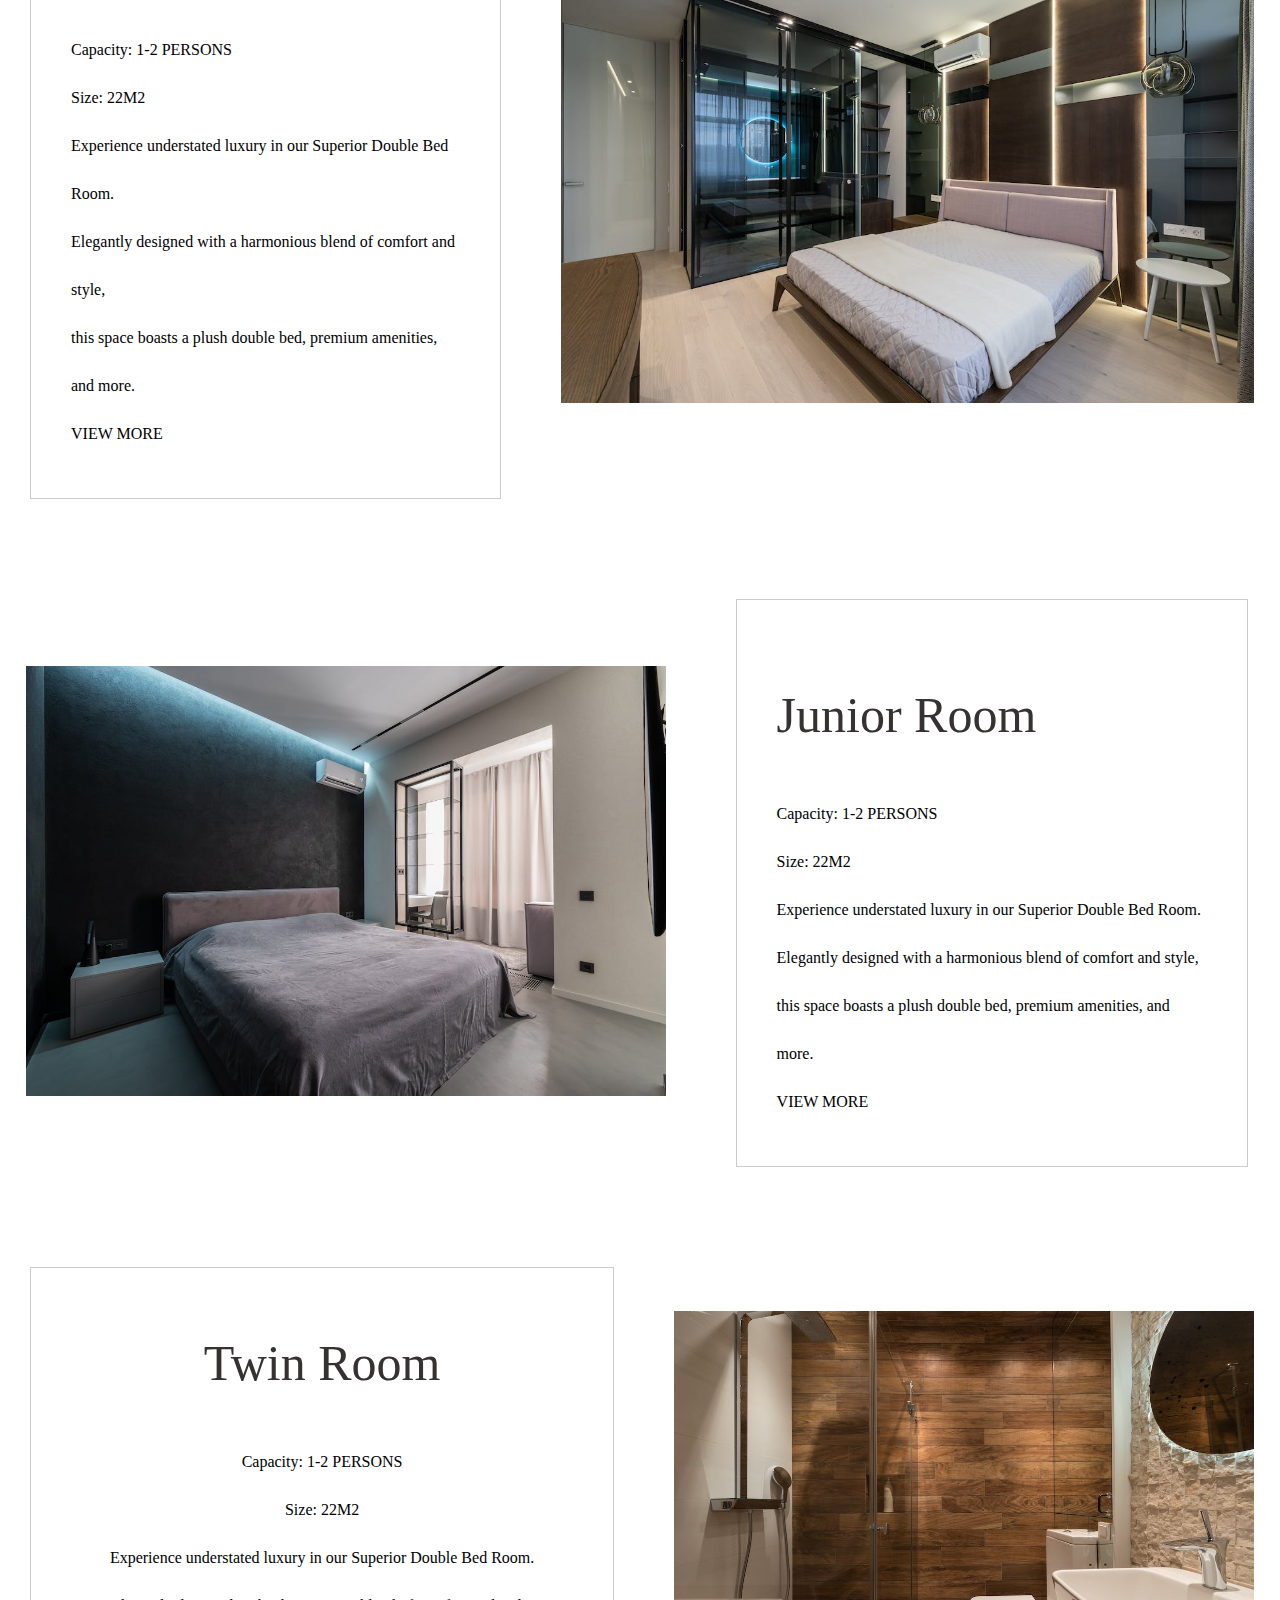
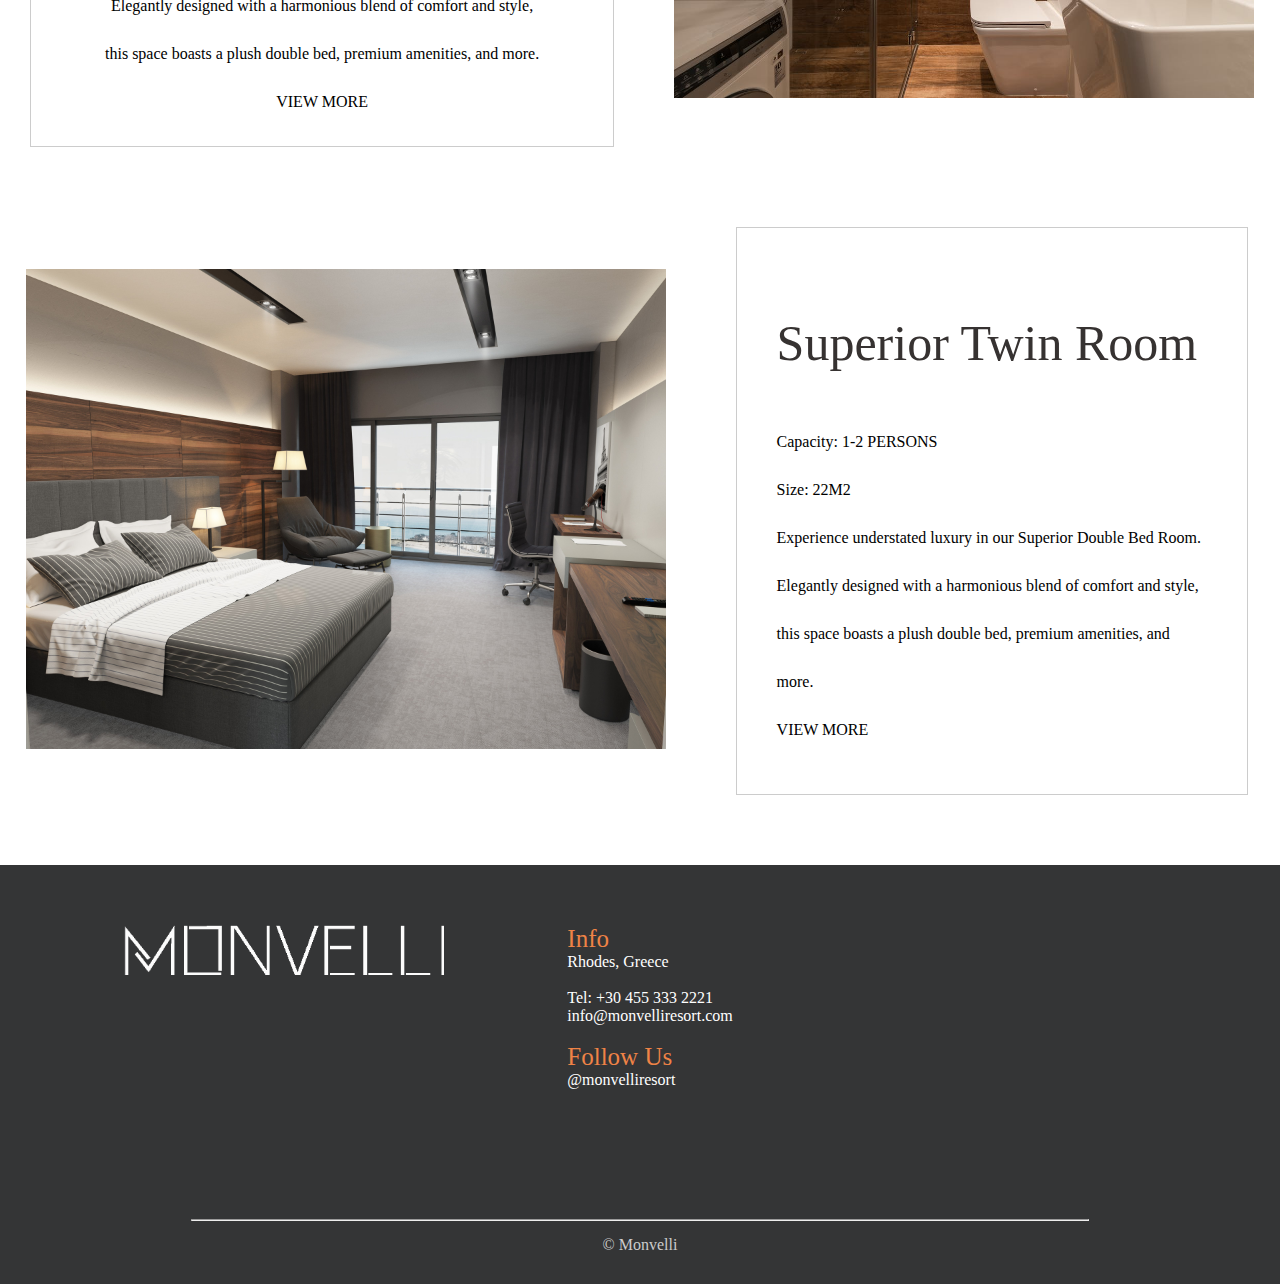
<file: rooms.html>
<!DOCTYPE html>
    <html lang="en">
    <head>
        <meta charset="UTF-8">
        <meta name="viewport" content="width=device-width, initial-scale=1.0">
        <link rel="stylesheet" href="./style.css">
        <title>Rooms - Monvelli</title>
    </head>
    <body>
        <header class="headerContainer">
            <div class="logo">
                <img src="imgs/logo1.png" alt="Logo">
            </div>
            <ul>
                <li class="active"><a href="index.html">Home</a></li>
                <li><a href="AboutUs.html">About Us</a></li>
                <li><a href="rooms.html">Rooms</a></li>
                <li><a href="poolAndSpa.html">Pool & Spa</a></li>
                <li><a href="contact-us.html">Contact Us</a></li>
                <li id><a href="BookNow.html" target="_blank">Book Now</a></li>
            </ul>
            
        </header>
        <main>

            <div class="header-Rooms">
                <img src="./imgs/black2.webp" alt="" height="40%" width="22%">
                <img src="./imgs/roomsDetails1.jpeg" alt="" height="40%" width="22%">
                <img src="./imgs/black.jpeg" alt="" height="40%" width="22%">
                <img src="./imgs/roomsDetails4.webp" alt="" height="40%" width="22%">
            
            </div> 
            <p id="img-header"> Welcome to our exquisite hotel rooms, where luxury meets comfort in every detail!</p>
            <div class="dhoma1">
                <div id="dhomafoto">
                <img id="slideshow" height= "100%" width="40%" >
            
            </div>
            
            <div id="pershkrimi">
                <h1 id="doubleRoom">Double Room</h1>
                <p>Capacity: 1-2 PERSONS</p>
                <p>Size: 22M2</p>
                <p>Experience understated luxury in our Superior Double Bed Room.<br>
                    Elegantly designed with a harmonious blend of comfort and style,<br>
                    this space boasts a plush double bed, premium amenit</p>
                    <a href="./room1.html"><p>VIEW MORE</p></a>
            </div>
        </div>
        <div class="dhoma2">
            <div id="pershkrimi2">
                <h1 id="doubleRoom2">Deluxe Room</h1>
                <p>Capacity: 1-2 PERSONS</p>
                <p>Size: 22M2</p>
                <p>Experience understated luxury in our Superior Double Bed Room.<br>
                    Elegantly designed with a harmonious blend of comfort and style,<br>
                    this space boasts a plush double bed, premium amenities, and more.</p>
                    <a href="./room2.html"><p>VIEW MORE</p></a>
            </div>
        
            <div id="dhomafoto2">
                <img id="slideshow2" height="100%" width="100%">
            </div>
        </div>
        
    
        <div class="dhoma3">
            <div id="dhomafoto3">
                <img id="slideshow3" height="100%" width="100%">
            </div>
            <div id="pershkrimi3">
                <h1 id="doubleRoom3">Junior Room</h1>
                <p>Capacity: 1-2 PERSONS</p>
                <p>Size: 22M2</p>
                <p>Experience understated luxury in our Superior Double Bed Room.<br>
                    Elegantly designed with a harmonious blend of comfort and style,<br>
                    this space boasts a plush double bed, premium amenities, and more.</p>
                    <a href="./room3.html"><p>VIEW MORE</p></a>
            </div>
        
            
        </div>
        <div class="dhoma4">
            <div id="pershkrimi4">
                <h1 id="doubleRoom4">Twin Room</h1>
                <p>Capacity: 1-2 PERSONS</p>
                <p>Size: 22M2</p>
                <p>Experience understated luxury in our Superior Double Bed Room.<br>
                    Elegantly designed with a harmonious blend of comfort and style,<br>
                    this space boasts a plush double bed, premium amenities, and more.</p>
                    <a href="./room4.html"><p>VIEW MORE</p></a>
            </div>
            
        
            <div id="dhomafoto4">
                <img id="slideshow4" height="100%" width="100%">
            </div>
            
        </div>
        <div class="dhoma5"> 
            <div id="dhomafoto5">
                <img id="slideshow5" height="100%" width="100%">
            </div>
            <div id="pershkrimi5">
                <h1 id="doubleRoom5">Superior Twin Room</h1>
                <p>Capacity: 1-2 PERSONS</p>
                <p>Size: 22M2</p>
                <p>Experience understated luxury in our Superior Double Bed Room.<br>
                    Elegantly designed with a harmonious blend of comfort and style,<br>
                    this space boasts a plush double bed, premium amenities, and more.</p>
                    <a href="./room5.html"><p>VIEW MORE</p></a>
            </div>
            
    </div>

        </main>

        <footer>

            <div class="footer">
                <div class="logo-f">
                    <img src="imgs/logowhite.png" alt="logo">
                </div>
                <div class="info-f">
                    <p id="info-f">Info</p>
                    <p>Rhodes, Greece</p>
                    <br>
                    <p>Tel: +30 455 333 2221</p>
                    <p>info@monvelliresort.com</p>
                    <br>
                    <p id="info-f">Follow Us</p>
                    <p>@monvelliresort</p>
                </div>
                <div >
                    <iframe src="https://www.google.com/maps/embed?pb=!1m18!1m12!1m3!1d51358.392032854514!2d28.180502895363386!3d36.43581272682968!2m3!1f0!2f0!3f0!3m2!1i1024!2i768!4f13.1!3m3!1m2!1s0x14956193e10aff61%3A0x6913d088bdbf8893!2sRhodes%2C%20Greece!5e0!3m2!1sen!2s!4v1700336965991!5m2!1sen!2s" width="300" height="200" style="border:0;" allowfullscreen="" loading="lazy" referrerpolicy="no-referrer-when-downgrade"></iframe></div>
            </div>
            <div class="hr-f">
                <hr>
            </div>
            <div class="c">
                
                <p> &copy; Monvelli</p>
            </div>
            
        </footer>

        <script>
            // Dhoma 1 slider
            let i = 0;
            let imgArray = ['imgs/dhoma1.jpeg','imgs/slider3.jpeg'];

            function changeImg(){
                document.getElementById('slideshow').src = imgArray[i];

                if(i< imgArray.length -1){
                    i++;
                }
                else{
                    i=0;
                }
                setTimeout("changeImg()", 2000);
            }
            document.addEventListener(onload, changeImg());
            // Dhoma 2 slider
            let j = 0;
            let imgArray2 = ['imgs/dhoma22.jpeg','imgs/slider4.webp'];

            function changeImg2(){
                document.getElementById('slideshow2').src = imgArray2[j];

                if(j< imgArray2.length -1){
                    j++;
                }
                else{
                    j=0;
                }
                setTimeout("changeImg2()", 2000);
            }
            document.addEventListener(onload, changeImg2());
            // Dhoma 3 slider
            let h = 0;
            let imgArray3 = ['imgs/dhoma1.jpeg','imgs/slider5.jpeg'];

            function changeImg3(){
                document.getElementById('slideshow3').src = imgArray3[h];

                if(j< imgArray3.length -1){
                    h++;
                }
                else{
                    h=0;
                }
                setTimeout("changeImg3()", 2000);
            }
            document.addEventListener(onload, changeImg3());
            // Dhoma 4 slider
            let k = 0;
            let imgArray4 = ['imgs/woden.jpeg','imgs/junior3.jpg'];

            function changeImg4(){
                document.getElementById('slideshow4').src = imgArray4[k];

                if(k< imgArray4.length -1){
                    k++;
                }
                else{
                    k=0;
                }
                setTimeout("changeImg4()", 2000);
            }
            document.addEventListener(onload, changeImg4());
            // Dhoma 5 slider

            let g = 0;
            let imgArray5 = ['imgs/supertwin.jpg','imgs/slider6.jpeg'];

            function changeImg5(){
                document.getElementById('slideshow5').src = imgArray5[g];

                if(g< imgArray5.length -1){
                    g++;
                }
                else{
                    g=0;
                }
                setTimeout("changeImg5()", 2000);
            }
            document.addEventListener(onload, changeImg5());
        </script>
        
    </body>
    </html>
</file>
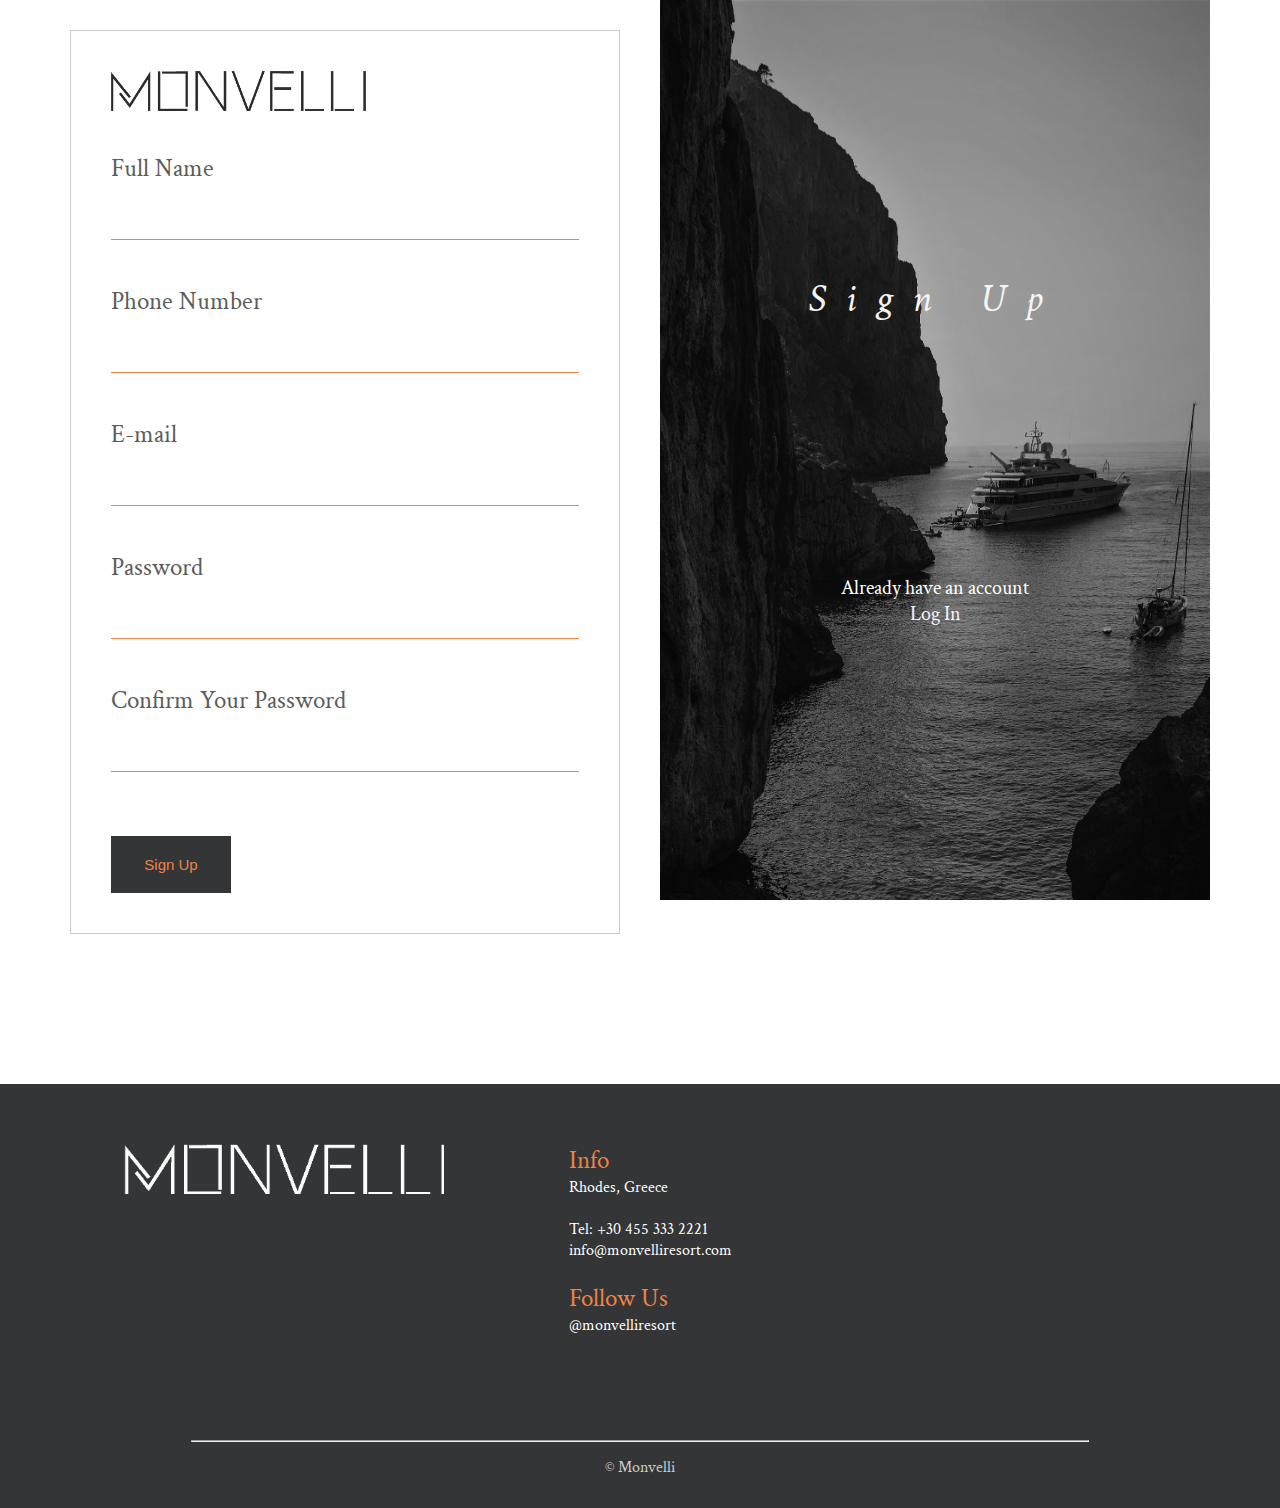
<file: signup.html>
<!DOCTYPE html>
<html lang="en">
<head>
    <meta charset="UTF-8">
    <meta name="viewport" content="width=device-width, initial-scale=1.0">
    <title>Sign Up</title>
    <link rel="stylesheet" href="./style.css">
    
    <link rel="preconnect" href="https://fonts.googleapis.com">
    <link rel="preconnect" href="https://fonts.gstatic.com" crossorigin>
    <link href="https://fonts.googleapis.com/css2?family=Crimson+Text&display=swap" rel="stylesheet">
</head>
<body>

    <main>
        <div class="signUp-section">
            <div class="signUp-form">
                <a href="index.html"><img src="./imgs/logo1.png" height="40px"></a><br>
                <form action="myForm1">
                    <!-- First Name -->
                    <label for="firstname">Full Name</label>
                    <input type="text" id="fname">
                    <div class="error-message" id="fnameError"></div>
                    
                    <!-- Phone Number -->
                    <label for="phoneNumber">Phone Number</label>
                    <input type="text" id="phoneNumber">
                    <div class="error-message" id="phoneError"></div>

                    <!-- Email -->
                    <label for="email">E-mail</label>
                    <input type="text" id="email">
                    <div class="error-message" id="emailError"></div>

                    <!-- Password -->
                    <label for="password">Password</label>
                    <input type="password" id="password">
                    <div class="error-message" id="passwordError"></div>

                    <!-- Password Confirmation-->
                    <label for="passwordConfirm">Confirm Your Password</label>
                    <input type="password" id="passwordConfirm">
                    <div class="error-message" id="passwordConfirmError"></div>

                    <div class="error-message" id="emptyInputsError"></div>
                    <button type="button" id="submit-form" onclick="validateForm()">Sign Up</button>
                </form>
            </div>
            <div class="img-signUp">
                <p id="p-Si">Sign Up</p>
                <p id="p2-si">Already have an account</p>
                <a href="login.html" id="login-a" >Log In</a>
                
            </div>

        </div>
    </main>

    <footer>

        <div class="footer">
            <div class="logo-f">
                 <img src="imgs/logowhite.png" alt="logo">
            </div>
            <div class="info-f">
                <p id="info-f">Info</p>
                <p>Rhodes, Greece</p>
                <br>
                <p>Tel: +30 455 333 2221</p>
                <p>info@monvelliresort.com</p>
                <br>
                <p id="info-f">Follow Us</p>
                <p>@monvelliresort</p>
            </div>
        <div >
            <iframe src="https://www.google.com/maps/embed?pb=!1m18!1m12!1m3!1d51358.392032854514!2d28.180502895363386!3d36.43581272682968!2m3!1f0!2f0!3f0!3m2!1i1024!2i768!4f13.1!3m3!1m2!1s0x14956193e10aff61%3A0x6913d088bdbf8893!2sRhodes%2C%20Greece!5e0!3m2!1sen!2s!4v1700336965991!5m2!1sen!2s" width="300" height="200" style="border:0;" allowfullscreen="" loading="lazy" referrerpolicy="no-referrer-when-downgrade"></iframe></div>
        </div>
        <div class="hr-f">
            <hr>
        </div>
        <div class="c">
            <p> &copy; Monvelli</p>
        </div>
            

    </footer>

    <script>

        let fnameRegex = /^[A-Z][a-z]{1,20}$/;
        let emailRegex = /^[^\s@]+@[^\s@]+\.[^\s@]+$/;
        let passwordRegex = /^(?=.*[a-z])(?=.*[A-Z])(?=.*\d)[a-zA-Z\d@$!%*?&]{8,20}$/;
        let phoneRegex = /^\+\d{3}-\d{3}-\d{4}$|^\+\d{10}$/;
    
        function validateForm() {
            let fnameInput = document.getElementById('fname');
            let emailInput = document.getElementById('email');
            let phoneInput = document.getElementById('phoneNumber');
            let passwordInput = document.getElementById('password');
            let passwordConfInput = document.getElementById('passwordConfirm');
    
            let fnameError = document.getElementById('fnameError');
            let emailError = document.getElementById('emailError');
            let phoneError = document.getElementById('phoneError');
            let passwordError = document.getElementById('passwordError');
            let passwordConfirmError = document.getElementById('passwordConfirmError');
            let emptyInputsError = document.getElementById('emptyInputsError');

            fnameError.innerText = '';
            phoneError.innerText = '';
            emailError.innerText = '';
            passwordError.innerText = '';
            passwordConfirmError.innerText = '';
            emptyInputsError.innerText = '';

            
    
            if (!fnameRegex.test(fnameInput.value)) {
                fnameError.innerText = 'Your first and last name should start with a capital letter!';
                return;
            }
    
            if (!emailRegex.test(emailInput.value)) {
                emailError.innerText = 'Invalid email address!';
                return;
            }

            if (!phoneRegex.test(phoneInput.value)) {
            phoneError.innerText = 'Phone number is invalid';
            return;
        }
    
            if (!passwordRegex.test(passwordInput.value)) {
                passwordError.innerText = 'Password must be 8-20 characters long and include at least one lowercase letter, one uppercase letter, and one digit!';
                return;
            }
    
            if (passwordInput.value !== passwordConfInput.value) {
                passwordConfirmError.innerText = 'Passwords do not match!';
                return;
            }


    
            alert('Form submitted successfully!');
        }


    </script>
    


    
</body>
</html>
</file>
<file: style.css>
/* Index */

body{
    font-family: 'Crimson Text', serif;
    font-weight: 200;
}

*{
    margin: 0%;
    padding: 0%;
}

/*header*/

.headerContainer{
    display: flex;
    flex-wrap: wrap;
    background-color: white;
    justify-content: space-between;
    background-size: 100%;
    margin-bottom: 20px;
}

.logo{
    display: flex;
    justify-content: left;
    width: 520px;
    height: 50px;
    margin-top: 35px;
    margin-left: 35px;
}

.logo img{
    display: flex;
    width: 220px;
    height: 30px;
}

.headerContainer ul{
    display: flex;
    flex-wrap: wrap;
    justify-content: right;
    justify-content: space-between;
    text-align: flex-end;
    width: 45%;
    font-size: 20px;
    list-style: none;
    margin-top: 40px;
    margin-right: 35px;
}

.active a{
    color: #eeb699;
}

.headerContainer ul li a{
    text-decoration: none;
    color: #343536;

}


.headerContainer ul li a:hover{
    color: #ef8346;
    transition: 0.5s;
}

.mainIMG{
    display: flex;
    background-image: url(imgs/main.jpeg);
    background-size: 100% 100%;
    height:  600px;
}


.mainIMG{
    display: flex;
    align-items: center;
    justify-content: center;
    flex-direction: column;
}

#p1{
    display: flex;
    font-size: 30px;
    justify-content: left;
    width: 700px;
    color: #343536;
    font-style: italic;
}

#p2{
    display: flex;
    font-size: 70px;
    width: 800px;
    justify-content: center;
    color: #343536;
    opacity: 0; 
    animation: fadeInAnimation 2s ease-in-out forwards; 
}

@keyframes fadeInAnimation {
  from {
    opacity: 0; 
  }
  to {
    opacity: 1; 
  }
}


/*First section*/

.first-section{
    margin-top: 50px;
    display: flex;
    flex-direction: row;
    flex-wrap: wrap;
    justify-content: center;
    align-items: center;
    align-content: stretch;
    color: white;
    
}

.img1 img{
    height: 320px;
    width: 250px;
    margin-bottom: 135px;
    position: relative;
    animation-name: img1;
    animation: img1 5s ;
    animation-fill-mode: forwards;
}

@keyframes img1 {
    from {top: 200px;}
    to {top: 0px;}
}

.first-p{
    display: flex;
    flex-direction: column;
    justify-content: center;
    flex-wrap: wrap;
    align-items: center;
    width: 600px;
	justify-content: space-between;
	align-content: space-evenly;
    background-color: #eeb699;
    color: #343536;
}

.first-p p{
    display: flex;
    padding: 20px;
    text-align: center;
    margin-left: 35px;
    margin-right: 35px;
    line-height: 1.5;
    color: #5c5c5c;
    font-size: 20px;
    
}

 .first-p h3{
    display: flex;
    justify-content: center;
    font-size: 60px;
    margin-top: 50px;
    margin-bottom: 30px;
    line-height: 1;
    font-style: italic;
    font-weight: 100;
    font-size: 45px;
    color: #343536;
}

#paragraph2{
    margin-bottom: 70px;
}

.img2 img{
    display: flex;
    justify-content: right;
    align-items: right;
    height: 290px;
    height: 300px;
    width: 200px;
    margin-top: 220px;
    margin-top: 40px;
    position: relative;
    animation-name: img2;
    animation: img2 5s ;
    animation-fill-mode: forwards;
}
@keyframes img2 {
    from {top: 0px;}
    to {top: 150px;}
}




.first-p button{
    width: 120px;
    margin-bottom: 40px;
    padding: 20px;
    font-size: 15px;
    border: none;
    background-color: #343536;
    color:#eeb699;
    
}

.first-p button:hover{
    background-color: #eeb699;
    color: #343536;
    transition: 0.3s;
}

.first-p a{
    text-decoration: none;
}


/*Second Section*/
.second-section{
    display: flex;
	flex-direction: column;
	flex-wrap: wrap;
	justify-content: space-between;
	align-items: left;
    margin-top: 40px;
    margin-bottom: 40px;
}
.heading2 { 
    display: flex;
    justify-content: left;
    
    
}

.heading2 p{
    color:#ef8346;
    font-style: italic;
    font-size: 100px;
    margin-left: 60px;
    font-weight: 800px;
}
.paragraphs2{
    display: flex;
	flex-direction: row;
	flex-wrap: wrap;
	justify-content: space-evenly;
	align-items: flex-start;
	align-content: space-evenly;
    margin-top: 30px;
}
.p1-2{
    display: flex;
    flex-direction: column;
}
.paragraphs2 h2{
    display: flex;
    flex-wrap: wrap;
    justify-content: center;
    margin-bottom: 20px;
    font-weight: 50;
    
    color: #343536;
}
.paragraphs2 p{
    display: flex;
    flex-wrap: wrap;
    justify-content: center;
    text-align: center;
    width: 250px;
    color: #5c5c5c;
    font-size: 20px;
}


/*third section*/


.third-section{
    display: flex;
    flex-direction: row;
    flex-wrap: wrap;
    justify-content: flex-end;
    align-items: stretch;
    margin-top: 90px;
    margin-bottom: 40px;
}

.img-s3 img{
    height: 350px;
    width: 320px;
    margin-top: 90px;
}

.content-s3{
    display: flex;
    flex-direction: column;
    justify-content: flex-start;
    align-items: center;
    background-color: #eeb699;
    width: 700px;
    height: 600px;
}

.content-s3 h3{
    margin-top: 50px;
    color: #343536;
    font-weight: 100;
    font-size: 40px;
    font-style: italic;
}

.content-s3 p{
    display: flex;
    text-align: center;
    margin-left: 65px;
    margin-right: 65px;
    line-height: 1.5;
    color: #5c5c5c;
    font-size: 20px;
}

#p1-s3{
    margin-top: 40px;
    margin-bottom: 20px;
}


.hr1-s3 hr{
    display: flex;
    margin-top: 105px;
    background-color:#5c5c5c;
    height: 310px;
    margin-right: 20px;
    width: 0.3px;
}

/*Fourth section*/

.fourth-section{
    display: flex;
    flex-direction: row;
    flex-wrap: wrap;
    justify-content: space-around;
    margin-top: 90px;
    margin-bottom: 50px;
}

.p1-s4{
    display: flex;
    flex-direction: column;
    width: 500px;
    justify-content: center;
}

.p1-s4 h3{
    margin-top: 30px;
    margin-bottom: 30px;
    color: #343536;
    font-weight: 100;
    font-size: 40px;
    font-style: italic;
    text-align: left;
    line-height: 1;
}

.p1-s4 p{
    color: #5c5c5c;
    text-align: left;
    font-size: 20px;
    line-height: 1.3;
}

.fourth-section img{
    width: 550px;
    height: 400px;
    margin-top: 30px;
}

.p1-s4 button{
    width: 120px;
    margin-top: 40px;
    padding: 20px;
    font-size: 15px;
    border: none;
    color:white;
    background-color:#343536;
}

.p1-s4 a{
    text-decoration: none;
}

.p1-s4 button:hover{
    color:#ef8346;
    background-color: white;
    transition: 0.3s;
}

/*fifth section*/

.fifth-section{
    display: flex;
    flex-direction: row;
    flex-wrap: wrap;
    justify-content: space-around;
    margin-top: 90px;
    margin-bottom: 90px;
    align-items: center;
}

.fifth-section img{
    width: 550px;
    height: 400px;
    margin-top: 30px;
}

.p1-s5{
    display: flex;
    flex-direction: column;
    width: 500px;
    justify-content: center;
}

.p1-s5 h3{
    margin-top: 30px;
    margin-bottom: 30px;
    color: #343536;
    font-weight: 100;
    font-size: 40px;
    font-style: italic;
    text-align: left;
    line-height: 1;
}

.p1-s5 p{
    align-items: center;
    color: #5c5c5c;
    font-size: 20px;
    line-height: 1.3;
}

.p1-s5 button{
    width: 120px;
    margin-top: 40px;
    padding: 20px;
    font-size: 15px;
    border: none;
    color:white;
    background-color:#343536;
}

.p1-s5 a{
    text-decoration: none;
}

.p1-s5 button:hover{
    color:#ef8346;
    background-color: white;
    transition: 0.3s;
}

/*sixth section*/

.sixth-section{
    display: flex;
	flex-direction: row;
	flex-wrap: wrap;
	justify-content: center;
	align-items: stretch;
	align-content: stretch;

}

.img1-s6 img{
    width: 300px;
    height: 400px;
    margin-top: 40px;
}

.middle-part{
    display: flex;
    flex-direction: column;
    flex-wrap: wrap;
    justify-content: center;
    width: 500px;
	justify-content: space-between;
	align-content: space-evenly;
    background-color: #eeb699;
    margin-top: 90px;
    margin-bottom: 90px;
}

.middle-part p{
    display: flex;
    padding: 20px;
    text-align: center;
    margin-left: 35px;
    margin-right: 35px;
    line-height: 1.5;
    color: #5c5c5c;
    font-size: 20px;
    
}

 .middle-part h3{
    text-align: center;
    font-size: 60px;
    margin-top: 50px;
    margin-bottom: 30px;
    line-height: 1;
    font-style: italic;
    font-weight: 100;
    font-size: 45px;
    color: #343536;
}

.middle-part h4{
    text-align: center;
    font-size: 20px;
    color: #343536;
    font-weight: 1;
}


.middle-part ol li{
    margin-top: 30px;
    text-decoration: none;
    font-size: 35px;

    color:#343536;
    font-style: italic;
    margin-left: 10px;
    margin-bottom: 30px;
    text-align: center;
}

.img2-s6 img{
    width: 300px;
    height: 400px;
    margin-top: 190px;
}

/*seventh section*/

.ratin-h3{
    display: flex;
    flex-wrap: wrap;
    justify-content: center;
    margin-top: 50px;
    background-color: #f5f5f5 ;
}

.ratin-h3 p{
    font-weight: 300px;
    font-size: 40px;
    font-style: italic;
    color: #363231;
    margin-top: 50px;
}

.ratings-s7{
    
    display: flex;
    flex-wrap: wrap;
    justify-content: space-around;
    align-items: center;
    font-weight: 100;
    font-size: 20px;
    text-align: center;
    background-color: #f5f5f5;
}
#yllat-s7{
    display: flex;
    justify-content: center;
    margin-top: 50px;
    color: #eeb699;
    margin-bottom: 20px;
    
}
#unknown-s7{
    margin-top: 20px;
    display: flex;
    justify-content: center;
    color: #eeb699;
    margin-bottom: 50px;
}

/*eigth section*/
.eighth-section{
    display: flex;
    flex-direction: column;
    flex-wrap: wrap;
    justify-content: center;
}

.heading-s8{
    display: flex;
    flex-wrap: wrap;
    justify-content: center;
}

.heading-s8 p{
    margin-top: 90px;
    font-size: 50px;
    font-weight: 200px;
    color:#343536;
    font-style: italic;
}

.datetime-s8{
    display: flex;
    justify-content: center;
    flex-wrap: wrap;
    font-size: 80px;
    color: #ef8346;
    margin-top: 40px;
    margin-bottom: 50px;
}

.datetime-s8 p{
    font-weight: lighter;
}

/*footer-i*/
footer{
    background-color: #343536;
}
.footer{
    margin-top: 70px;
    display: flex;
    flex-direction: row;
    flex-wrap: wrap;
    justify-content: space-evenly;
    align-items: stretch;
	align-content: stretch;
    background-color: #343536;
    padding-top: 60px;
    padding-bottom: 20px;
}

.logo-f img{
    display: flex;
    justify-content: left;
    width: 320px;
    height: 50px;
}

#info-f {
    display: flex;
    justify-content: left;
    color:#ef8346;
    font-size: 25px;
    font-weight: 200;
}

.info-f{
    color: white;
    
}

.hr-f{
    display: flex;
    justify-content: center;
    margin-bottom: 15px;
    
}

.c{
    color: #ccc;
    text-align: center;
    padding-bottom: 30px;
}

/* END - HOME PAGE */



/*ABOUT US*/
.aboutIMG{
    display: flex;
    background-image: url(imgs/header-aboutus.jpg);
    background-size: 100% 100%;
    height:  600px;
}


.aboutIMG{
    display: flex;
    align-items: center;
    justify-content: center;
    flex-direction: column;
}

#header1{
    margin-top: 85px;
    margin-left: 50px;
    color: #eeb699;
    
    font-size: 120px;
    font-weight: 100;
}
.paragrafet{
    display: flex;
    flex-wrap: wrap;
    justify-content: space-evenly;
    margin: 10px;
}
#p--1{
    padding-top: 10px;
    text-align: left;
    font-family: 'Crimson Text', serif;
    font-size: medium;
    margin-left: 30px;
    color: grey;
    line-height: 2.5;
}
#p--2{
    
    padding-top: 10px;
    text-align:left;
    font-family: 'Crimson Text', serif;
    font-size: medium;
    margin-left: 30px;
    color: grey;
    line-height: 2.5;
}

hr{
    display: flex;
    justify-content: flex-start;
    margin-top: 70px;
    
    width: 70%;
    color:  grey;
    
}
.foto2{
    
    display:  flex;
    flex-wrap: wrap;
    justify-content: space-between;
    align-items: center;
    margin-top: 90px;

   
}
.check{
   
    font-size: x-large;
    margin-top: 5%;
    color: black;
    font-family:'Crimson Text', serif ;
    font-weight: 100;
    display: flex;
    flex-wrap: wrap;
    list-style: none;
    justify-content: space-evenly;
    line-height: 3;
}
ol{
    list-style: none;
}
.bookResort{
    display: flex;
    justify-content: center;
    margin-top: 6%;
}

.roomsIMG{
    display: flex;
    background-image: url(imgs/tryroms1.jpg);
    background-size: 100% 100%;
    height:  600px;
}


.roomsIMG{
    display: flex;
    align-items: center;
    justify-content: center;
    flex-direction: column;
}
.rooms{
    margin-top: 7%;
    display: flex;
    justify-content: space-between;
    justify-content: space-around;
}
@keyframes revealText {
    from {
      width: 0;
    }
    to {
      width: 100%;
    }
  }

  .revealing-text {
    overflow: hidden;
    white-space: nowrap;
    animation: revealText 4s steps(20) 1; 
  }
  #foodid{
    
    display: flex;
    justify-content: center;
    font-family: 'Crimson Text', serif;
    font-size: 30px;
    margin-top: 70px;
    color: black;
    font-weight: 100;
    line-height: 2;
}
/* #DESCRIPTION{
    font-family: 'Crimson Text', serif;
    margin-top: 80px;
    display: flex;
    justify-content: center;
    font-style: italic;
    font-weight: 80;
    font-size: xx-large;
}
#ResortFood{
    display: flex;
    flex-wrap: wrap;
    justify-content: space-around;
} */
/* .ratings{
    margin-top: 80px;
    font-size: x-large;
    display: flex;
    flex-wrap: wrap;
    justify-content: space-around;
    align-items: center;
    font-family:'Crimson Text', serif ;
    font-weight: 100;
    text-align: center;
}
#yllat{
    display: flex;
    justify-content: center;
    color: #eeb699;
    margin-bottom: 20px;
    
}
#unknown{
    margin-top: 20px;
    display: flex;
    justify-content: center;
    color: #eeb699;
} */

/* .footer{
    margin-top: 40px;
    margin-bottom: 40px;
    font-family:'Crimson Text', serif ;
    display: flex;
    flex-wrap: wrap;
    align-items: center;
    justify-content: space-around;
}

#info{
    line-height: 3;
}
#hr2{
    width: 99%;
}
#copyright{
    margin-top: 10px;
    color: #5c5c5c;
    display: flex;
    justify-content: right;
    font-size: small;
} */

/* Perfundimi AboutUs */


/*ROOMS-ndryshime ne main foto*/
.header-Rooms{
    display:  flex;
    flex-wrap: wrap;
    justify-content: space-between;
    align-items: center;
    margin-top: 30px;
}
#img-header {
    opacity: 0;
    animation: slideIn 1s ease-in-out forwards;
}

@keyframes slideIn {
    0% {
        opacity: 0;
        transform: translateX(-50px);
    }
    100% {
        opacity: 1;
        transform: translateX(0);
    }
}
.header-Rooms img {
    opacity: 0;
    animation: fadeIn 1.5s ease-in-out forwards;
}

@keyframes fadeIn {
    0% {
        opacity: 0;
    }
    100% {
        opacity: 1;
    }
}

 
 #img-header{
    font-size: 60px;
    color: white;
    
    position: relative;
   
    top: 40px; 
     margin-left: 50px;
    font-family: 'Crimson Text', serif;
    
}


#pershkrimi a {
    color: black; 
    text-decoration: none; 
}


#pershkrimi a:visited {
    color: brown; 
}
.dhoma1 {
    margin-top: 30px;
    display: flex;
    align-items: left;  /**/
    width: 100%;
}

#dhomafoto {
    margin-top: 110px;
    margin-left: 20px;
    width: 60%;
    height: auto;
    
}

#dhomafoto img {
    width: 100%;
    height: 100%;
    object-fit: cover;
}

#pershkrimi {
    margin-top: 90px;
    text-align: left;
    font-family: 'Crimson Text', serif;
    font-weight: 100;
    line-height: 3;
    width: 40%;
    padding-left: 50px;
    margin-left: 100px;
    margin-right: 70px;
    border: 1px solid #ccc;
    box-sizing: border-box;
    
}
#doubleRoom{
    color: #363231;
    font-weight: 100;
    font-size: 50px;
    
}

#pershkrimi2 a {
    color: black; 
    text-decoration: none; 
}


#pershkrimi2 a:visited {
    color: brown; 
}

.dhoma2 {
    
    display: flex;
    align-items: center;
    width: 100%;
    margin-top: 100px;
}

#dhomafoto2 {
    width: 60%;
    height: auto;
   margin-right: 2%;
}

#dhomafoto2 img {
    width: 100%;
    height: 100%;
    object-fit: cover;
}

#pershkrimi2 {
    text-align: left;
    font-family: 'Crimson Text', serif;
    font-weight: 100;
    line-height: 3;
    width: 40%;
    
    padding: 40px;
    margin-right: 60px;
    margin-left: 30px;
    border: 1px solid #ccc;
    box-sizing: border-box;
    order: -1 !important; /* Changing the order to display before the image */
    
}

#doubleRoom2 {
    color: #363231;
    font-size: 50px;
    font-weight: 100;
    
}
#pershkrimi3 a {
    color: black; 
    text-decoration: none; 
}


#pershkrimi3 a:visited {
    color: brown; 
}
.dhoma3 {
    margin-top: 100px;
    display: flex;
    align-items: center;
    width: 100%;
}

#dhomafoto3 {
    width: 50%;
    height: auto;
    margin-left: 2%;
    
}

#dhomafoto3 img {
    width: 100%;
    height: 100%;
    object-fit: cover;
}

#pershkrimi3 {
    text-align: left;
    font-family: 'Crimson Text', serif;
    font-weight: 100;
    line-height: 3;
    width: 40%;
    padding: 40px;
    margin-left: 70px;
    margin-right: 30px;
    border: 1px solid #ccc;
    box-sizing: border-box;
}
#doubleRoom3{
    color: #363231;
    
    font-size: 50px;
    font-weight: 100;
    
}
#pershkrimi4 a {
    color: black; 
    text-decoration: none; 
}


#pershkrimi4 a:visited {
    color: brown; 
}
.dhoma4 {
    display: flex;
    align-items: center;
    width: 100%;
    margin-top: 100px;
}

#dhomafoto4 {
    width: 50%;
    height: auto;
    margin-right: 2%;
}

#dhomafoto4 img {
    width: 100%;
    height: 100%;
    object-fit: cover;
   
}

#pershkrimi4 {
    text-align: center;
    font-family: 'Crimson Text', serif;
    font-weight: 100;
    line-height: 3;
    width: 50%;
    padding: 20px;
    margin-right: 60px;
    margin-left: 30px;
    border: 1px solid #ccc;
    box-sizing: border-box;
    order: -1 !important; /* Changing the order to display before the image */
}

#doubleRoom4 {
    color: #363231;
    
    font-size: 50px;
    font-weight: 100;
  
}
#pershkrimi5 a {
    color: black; 
    text-decoration: none; 
}


#pershkrimi5 a:visited {
    color: brown; 
}
.dhoma5 {
    display: flex;
    align-items: center;
    width: 100%;
    
    
}

#dhomafoto5 {
    margin-top: 80px;
    width: 50%;
    height: auto;
    margin-left: 2%;
    
    
}

#dhomafoto5 img {
    width: 100%;
    height: 100%;
    object-fit: cover;
}

#pershkrimi5 {
    margin-top: 80px;
    text-align: left;
    font-family: 'Crimson Text', serif;
    font-weight: 100;
    line-height: 3;
    width: 40%;
    padding: 40px;
    margin-left: 70px;
    margin-right: 30px;
    border: 1px solid #ccc;
    box-sizing: border-box;
}
#doubleRoom5{
    color: #363231;
    font-size: 50px;
    font-weight: 100;
    
}

/* End of rooms Page */

/*ROOM 1*/
.room1-fotot{
    display: flex;
    justify-content: space-between;
}
#double1{
    color: #363231;
    margin-top: 50px;
    font-size: 60px;
    margin-left: 50px;
    font-family: 'Crimson Text', serif;
    font-weight: 100;
}
#capacity1{
    font-size: large;
    color: #363231;
    margin-left: 50px;
    margin-top: 20px;
    line-height: 2;
}
/*
#tabela1{
    border-collapse: collapse;
    margin-left: 50px;
}
#tabela1 td{
    border: 1px solid black;
    padding: 8px;
}*/
#teksti-room1{
    margin-left: 50px;
    margin-top: 20px;
    line-height: 2;
    color: #363231;
    font-size: large;

}
.bookResort{
    display: flex;
    justify-content: flex-start;
    margin-left: 50px;
    margin-top: 20px;
}
.bookResort button {
    
    background-color: rgb(199, 99, 42);
    border: none;
    color: white;
    padding: 20px;
    display: flex;
    align-items: flex-start;
    text-decoration: none;
    font-size: 16px;
    margin: 4px 2px;
    cursor: pointer;
    border: radius 0;
}
/* .amenities{
    display: flex;
    flex-wrap: wrap;
    align-items: flex-start;
    justify-content: space-evenly;
    line-height: 5;
    font-size: larger;
    color: #363231;
}
#amenities-header{
    font-size: xx-large;
    margin-left: 50px;
    margin-top: 40px;
    margin-bottom: 40px;
    color: #363231;
} */



/*ROOM2*/

.room2-fotot{
    display: flex;
    justify-content: space-between;
}
#deluxe2{
    color: #363231;
    margin-top: 50px;
    font-size: 60px;
    margin-left: 50px;
    font-family: 'Crimson Text', serif;
    font-weight: 100;
}
#capacity2{
    font-size: large;
    color: #363231;
    margin-left: 50px;
    margin-top: 20px;
    line-height: 2;
}

#teksti-room2{
    margin-left: 50px;
    margin-top: 20px;
    line-height: 2;
    color: #363231;
    font-size: large;

}
/*ROOM 3*/

.room3-fotot{
    display: flex;
    justify-content: space-between;
}
#junior3{
    color: #363231;
    margin-top: 50px;
    font-size: 60px;
    margin-left: 50px;
    font-family: 'Crimson Text', serif;
    font-weight: 100;
}
#capacity3{
    font-size: large;
    color: #363231;
    margin-left: 50px;
    margin-top: 20px;
    line-height: 2;
}

#teksti-room3{
    margin-left: 50px;
    margin-top: 20px;
    line-height: 2;
    color: #363231;
    font-size: large;

}
/*Room 4*/

.room4-fotot{
    display: flex;
    justify-content: space-between;
}
#twin4{
    color: #363231;
    margin-top: 50px;
    font-size: 60px;
    margin-left: 50px;
    font-family: 'Crimson Text', serif;
    font-weight: 100;
}
#capacity4{
    font-size: large;
    color: #363231;
    margin-left: 50px;
    margin-top: 20px;
    line-height: 2;
}

#teksti-room4{
    margin-left: 50px;
    margin-top: 20px;
    line-height: 2;
    color: #363231;
    font-size: large;

}
/*Room 5*/
.room5-fotot{
    display: flex;
    justify-content: space-between;
}
#supertwin5{
    color: #363231;
    margin-top: 50px;
    font-size: 60px;
    margin-left: 50px;
    font-family: 'Crimson Text', serif;
    font-weight: 100;
}
#capacity5{
    font-size: large;
    color: #363231;
    margin-left: 50px;
    margin-top: 20px;
    line-height: 2;
}

#teksti-room5{
    margin-left: 50px;
    margin-top: 20px;
    line-height: 2;
    color: #363231;
    font-size: large;

}
/* End of Rooms */



/* Contact Us */


.mainIMG-c{
    display: flex;
    justify-content: center;
    align-items: center;
    background-image: url(imgs/hallway.jpg);
    background-size: 100% 100% ;
    height:  600px;
}

#title-c{
    display: flex;
    flex-wrap: wrap;
    justify-content: center;
    color:white;
    font-weight: lighter;
    font-size: 60px;
    font-style: italic;
    margin-top: 90px;
    letter-spacing: 25px;
    opacity: 0; 
    animation: fadeInAnimation 2s ease-in-out forwards; 
}

@keyframes fadeInAnimation {
  from {
    opacity: 0; 
  }
  to {
    opacity: 1; 
  }
}


.firstSection-c{
    display: flex;
    flex-direction: row;
    flex-wrap: wrap;
    justify-content: space-around;
    align-items: baseline;
    margin-bottom: 50px;

}

.left-part{
    display: flex;
    flex-direction: column;
    flex-wrap: wrap;
    justify-content: center;
    width: 400px;
}

#p1-left{
    margin-top: 30px;
    color: #ef8346;
    font-size: 25px;
}

#p2-left{
    color: #363231;
    font-size: 45px;

    font-style: italic;
}

.left-part ol{
    margin-top: 10px;
    
}

.left-part li{
    display: flex;
    flex-wrap: wrap;
    text-align: left;
    font-size: 30px;
    color: #363231;
}


.left-part p{
    color:#5c5c5c;
    font-style: italic;
}
  

.left-part hr{
    width: 450px;
    margin-bottom: 10px;
    margin-top: 20px;
    border-color: #f5f5f5;
}

/* COLLAPSIBLE */
.collapsibleCU {
    background-color: white;
    color: #333;
    cursor: pointer;
    padding: 18px;
    width: 100%;
    text-align: left;
    border: none;
    outline: none;
    font-size: 20px;
    transition: 0.7s;
    position: relative;
}

.plus-icon {
    position: absolute;
    right: 10px; 
    top: 35px;
    transform: translateY(-50%);
    color:#ef8346;
}

.collapsibleCU.active {
    color:#ef8346; 
}

.contentCU {
    display: none;
    padding: 0 18px;
    overflow: hidden;
}

.left-part hr{
    margin-top: 14px;
}


.icons-c{
    display: flex;
    flex-direction: row;
    flex-wrap: wrap;
    justify-content: space-between;
    margin-left: 10px;
}

/* #p1-right{
    margin-top: 60px;
    color: #ef8346;
    font-size: 25px;
}

#p2-right{
    color: #363231;
    font-size: 45px;
    margin-bottom: 10px;
    font-style: italic;
} */


.form-part{
    display: flex;
    flex-direction: column;
    flex-wrap: wrap;
    margin-top: 60px;
}

.form-part form{
    display: flex;
    flex-direction: column;
    flex-wrap: wrap;
    margin-top: 45px;
    
}

/* input[type=text]{
    margin-top: 10px;
    margin-bottom: 10px;
    border-left:none;
    border-right: none;
    border-top:1px #d7d1d1;
    box-sizing: border-box;
    font-size: 20px;
    font-weight: 100;
    outline: none;
} */

input[id=message]{
    height: 60px;
    font-size: 15px;
}

.error-message {
    color: red;
    margin-bottom: 10px;
}

label{
    font-size: 25px;
    color: #5c5c5c;
    margin-top: 10px;
}

form button{
    justify-content: center;
}

#submit-form{
    width: 120px;
    margin-top: 40px;
    margin-bottom: 40px;
    padding: 20px;
    font-size: 15px;
    border: none;
    background-color: #343536;
    color:#ef8346;
}


#submit-form:hover{
    color:#ef8346;
    background-color: white;
    transition: 0.3s;
}

/* End of Contact Us Page */


/*Pool and Spa*/

.mainImg-ps{
    display: flex;
    flex-wrap: wrap;
    justify-content: center;
    align-items: center;
    background-image: url(imgs/pool7.jpg);
    background-size: 100% 100%;
    height:  660px;
}

.mainImg-ps p{
    margin-top: 130px;
    color:white;
    font-size: 40px;
    letter-spacing: 15px;
    word-spacing: 20px;
    opacity: 0;
    font-style: italic;
    animation: fadeInAnimation 2s ease-in-out forwards; 
}

@keyframes fadeInAnimation {
  from {
    opacity: 0; 
  }
  to {
    opacity: 1; 
  }
}

.firstSection-ps{
    display: flex;
    flex-direction: row;
    flex-wrap: nowrap;
	justify-content: space-evenly;
    margin-top: 90px;
    margin-bottom: 90px;
}

.img-ps{
    display: flex;
    flex-direction: row;
}

.img-ps img{
    height: 500px;
    width: 400px;
}

.img-ps hr{
    display: flex;
    margin-top: 45px;
    background-color: #5c5c5c;
    height: 400px;
    margin-left: 25px;
    width: 0.3px;
}

.content1-ps{
    display: flex;
    flex-wrap: wrap;
    flex-direction: column;
    justify-content: center;
    width: 500px;
    

}

#p1-ps{
    font-size: 35px;
    font-style: italic;
    font-weight: 100;
    color:#363231;
}

#p2-ps{
    color: #5c5c5c;
    font-size: 20px;
    margin-top: 20px;
}

#p3-ps{
    margin-top: 30px;
    font-weight: bold;
    color:#ef8346;
    font-size: 20px;
}

/*second section*/


.secondSection-ps{
    display: flex;
    flex-direction: row;
    flex-wrap: nowrap;
	justify-content: space-evenly;
    margin-bottom: 90px;
    margin-top: 120px;
}

.img2-ps{
    display: flex;
    flex-direction: row;
}

.img2-ps img{
    margin-top: 40px;
    height: 300px;
    width: 450px;
}

.img2-ps hr{
    display: flex;
    margin-top: 65px;
    background-color: #5c5c5c;
    height: 250px;
    margin-right: 25px;
    width: 0.3px;
}

.content2-ps ol{
    display: flex;
    flex-direction: column;
    margin-top: 10px;
    margin-left: 15px;
}

.content2-ps ol li{
    font-size: 19px;
    color: #ef8346;
    font-style: italic;
}

/* End of Pool and Spa Page */



/*Book Now Page*/

.headerContainer-book{
    display: flex;
    flex-direction: column;
    background-color: white;
    justify-content: space-between;
    background-size: 100%;
    margin-bottom: 20px;
}

.logo-book{
    display: flex;
    justify-content: center;
    margin-top: 35px;
    /* margin-left: 35px; */
}

.logo-book img{
    width: 590px;
    height: 70px;
}

.list-book{

    display: flex;
    justify-content: end;
    flex-wrap: wrap;
}
.list-book ul{
    display: flex;
    justify-content: flex-end;
    width: 45%;
    font-size: 20px;
    list-style: none;
    margin-top: 30px;
}

.list-book ul li a{
    text-decoration: none;
    color:#ef8346;
    margin-right: 35px;

}


.listbook ul li a:hover{
    color:#363231;
    transition: 0.5s;
}

.hr-b{
    display: flex;
    flex-direction: column;
    flex-wrap: wrap;
    justify-content: center;
    align-items: center;
}

.hr-b hr{
    border-width: 1px;
    border-color: #ef8346;
    border-top: none;
    margin-bottom: 30px; 
}

.searchDates{
    display: flex;
    justify-content: flex-start;
    padding-left: 200px;
    margin-right: 30px;
}

.openBtn {
    width: 120px;
    margin-top: 40px;
    margin-bottom: 40px;
    padding: 20px;
    font-size: 15px;
    border: none;
    background-color: #343536;
    color:#ef8346;
  }
  
  /* The popup form - hidden by default */

  .check-in-form{
    display: none;
    flex-wrap: wrap;
    justify-content: center;
    position: fixed;
    top: 50%;
    left: 50%;
    transform: translate(-50%, -50%);
    border: 3px solid #f1f1f1;
    z-index: 900;
    background: rgba(255, 255, 255, 0.8); 
    color: black;
    border-radius: 8px;
    box-shadow: 0 0 20px rgba(0, 0, 0, 0.2);
    backdrop-filter: blur(5px); 

}



  .check-in-form form {
    display: flex;
    flex-direction: column;
    flex-wrap: wrap;
    bottom: 0;
    right: 15px;
    border: 3px solid #f1f1f1;
   
  }
  
  .booking-form {
    display: flex;
    width: 900px;
    padding: 15px;
    background-color: white;
  }

  .name-b{
    display: flex;
    justify-content: center;
  }

  .e-mail-guest{
    display: flex;
    justify-content: center;
  }

  .checkIN{
    display: flex;
    justify-content: center;
  }

  .name-b label{
    margin-left: 10px;
    margin-right: 5px;  
  }

  .e-mail-guest label{
    margin-left: 20px;
    margin-right: 10px;  
  }

  .checkIN label{
    margin-left: 10px;
    margin-right: 5px;  
  }


  .booking-form input[type=text], .booking-form input[type=password], .booking-form input[type=number], .booking-form input[type=date] {
    width: 300px;
    padding: 15px;
    margin: 5px 0 22px 0;
    border: none;
    background: #f1f1f1;
  }
  
  .booking-form input[type=text]:focus, .booking-form input[type=password]:focus {
    background-color: #ddd;
    outline: none;
  }

#submitbtn{
    display: flex;
    justify-content: center;
    width: 200px;
    margin-top: 40px;
    margin-bottom: 20px;
    padding: 15px;
    font-size: 15px;
    border: none;
    background-color: #343536;
    color:#ef8346;
}

.submitBTN{
    display: flex;
    justify-content: center;
}

#submitbtn:hover{
    color:#ef8346;
    background-color: white;
    transition: 0.3s;
}


  .closeBTN{
    display: flex;
    justify-content: center;
  }

.errors{
    display: flex;
    flex-direction: row;
    justify-content: center;
}
  
  .booking-form button {
    background-color:#ef8346;
    color:#343536;
    padding: 16px 20px;
    border: none;
    cursor: pointer;
    width: 200px;
    margin-bottom:10px;

  }
  
  #btncancel {
    background-color:#ef8346;
    color:#343536;
    
  }

  #btncancel:hover{
    background-color:white;
    color:#343536;
    transition: 0.3;
    
  }


#bR:hover{
    color:#ef8346;
    background-color: white;
    transition: 0.3s;
}

.rooms-book{
    display: flex;
    flex-direction: column;
    justify-content: center;
    margin-left: 50px;
    margin-right: 50px;
}

.title-Book p{
    margin-top: 20px;
    color: #ef8346;
    font-size: 40px;
    text-align: center;
    font-style: italic;
    letter-spacing: 2;
    word-spacing: 4;
    
}

.avalaible{
    margin-top: 100px;
    margin-left: 0;
    margin-bottom: 0px;
    display: flex;
    flex-direction: row;
    align-items: center;
    justify-content: space-between;
    color: #5c5c5c;
    padding: 15px;
    border: 1px solid #ccc;
    box-sizing: border-box;

}
.cmimi{
    padding-left: 210px;
    color: #5c5c5c;
}

.avalaible2{
    margin-top: 30px;
    color: #5c5c5c;
    margin-bottom: 0px;
    display: flex;
    flex-direction: row;
    align-items: center;
    justify-content: space-between;

    padding: 15px;
    border: 1px solid #ccc;
    box-sizing: border-box;

}
 /* button {
    
    background-color: rgb(199, 99, 42);
    border: none;
    color: white;
    padding: 20px;
    display: flex;
    align-items: flex-start;
    text-decoration: none;
    font-size: 16px;
    margin: 4px 2px;
    cursor: pointer;
    border: radius 0;
} */
.dhoma1Avalaible{
    width: 70%;
    padding: 10px;
    border: 1px solid #ccc;
    box-sizing: border-box;
}


/*AMENTIES NDRYSHIME*/
.amenities{
    display: flex;
    flex-wrap: wrap;
    align-items: flex-start;

    justify-content: space-evenly;
    line-height: 5;
    font-size: x-large;
    color: #363231;
}
.amenities ol li {
    display: flex;
    align-items: center;
    margin-bottom: 10px; 
}

.amenities ol li img {
    margin-right: 10px; 
    height: 30px;
}
#amenities-header{
    font-size: xx-large;
    margin-left: 50px;
    margin-top: 40px;
    margin-bottom: 40px;
    color: #363231;
}
/*AMENTIES NDRYSHIME*/
/*SLIDESHOW*/

.slideshow-container {
    overflow: hidden;
}

.room3-fotot {
    display: flex;
    transition: transform 1s ease-in-out;
}

.room3-fotot img {
    margin-right: 50px; 
}
/*SLIDESHOW*/

/* End of Book Now Page */

/*log in*/

#log-in{
    font-size: 30px;
    color:#ef8346;
    font-style: italic;
    font-weight: 100;
}

.containerLogIn {
    margin: 0%;
    display: flex;
    align-items: center;
  
    

}
 #mainIMG-Login{
    margin-top: 0px;
    position: relative;
    background-image: url('imgs/signUp4.jpg');
    background-size: 100% 100%; 
        width: 700px; 
        height: 800px;
        /* margin-left: 20px; */
        margin-right: 30px;
        margin-left: 30px;
      
    
} 
    .signUp-button{
        position: absolute;
        top: 550px;
        left: 240px;
        border-radius: 50px;
        padding: 16px 32px;
        text-align: center;
        text-decoration: none;
        font-style: italic;
        display: inline-block;
        font-size: 16px;
        margin: 4px 2px;
        transition-duration: 0.4s;
        cursor: pointer;
        background-color:transparent; 
        color: white;
        font-weight: bold;
        border: 3px solid white;
    
    
    }
.signUp-button:hover {
    background-color: black;
    color: white;
    border: 2px solid black;
  }


#p1-Login{
    
    position: absolute;
    top: 60px;
    left: 180px;
    color: white;
    font-size: 40px;
    font-style: italic;
}
.loginforma{
    margin: 80px;
    
    width: 50%;
    height: 50%;
    padding: 50px;
    border: 1px solid #ccc;
    box-sizing: border-box;
    line-height: 3;
    margin-top: 20px;
}
.formLogIn{
    font-family: 'Crimson Text', serif;
    font-weight: 200;

}
input[type=text], input[type=password] {
    width: 100%;
    border-top: none;
    border-left: none;
    border-right: none;
    border-bottom: 1.5px solid #ef8346;
    outline: none;
    font-size: 20px;
    margin-bottom: 1px;
    margin-top: 10px;
}

/* End of Log In */


/* Sign Up Page */

.signUp-section{
    display: flex;
    flex-direction: row;
    flex-wrap: wrap;
    justify-content:center;

    margin-bottom: 150px;
}

.img-signUp{
    display: flex;
    flex-wrap: wrap;
    flex-direction: column;
    justify-content: center;
    align-items:center;
    background-image: url(imgs/signUp4.jpg);
    background-size: 100% 100%;
    height:  900px;
    width: 550px;
    
}


 #p-Si{
    color:#f5f5f5;
    font-size: 40px;
    font-weight: lighter;
    letter-spacing: 20px;
    font-style: italic;
    margin-bottom: 150px;
}

#p2-si{
    display: flex;
    justify-content: center;
    align-items: flex-end;
    color:white;
    font-size: 20px;
    margin-top: 100px;
}


.signUp-form{
    margin-right: 40px;
    margin-top: 30px;
    width: 550px;
    height: 50%;
    padding-right: 40px;
    padding-left: 40px;
    padding-top: 40px;
    border: 1px solid #ccc;
    box-sizing: border-box;
    line-height: 3;
}

#login-a {
    text-decoration: none;
    color:#f5f5f5;
    font-size: 20px;
}

#login-a:hover{
    color: #ef8346;
    transition: 0.5s;
}

/* btn */


#myBtn {
    display: none; 
    position: fixed;
    bottom: 20px; 
    right: 40px; 
    z-index: 99; 
    border:none; 
    outline: none; 
    background-color:black; 
    color: white;
    cursor: pointer; 
    border-radius: 100%; 
    font-size: 40px; 
    padding-top: 27px;
    padding-right: 27px;
    padding-left: 27px;
    padding-bottom: 8px;
}
  
#myBtn:hover {
    transform: scale(1.1); 
    
}

/*End Sign Up  */


/* Dashboard */

.userDashboard {
   
    justify-content: center; 
    width: 100%; 
    border-collapse: collapse;
    margin-top: 20px;
}


.userDashboard th, .userDashboard td {
    border: 0.5px solid white;
    padding-left: 30px;
    padding-right: 30px;
    padding-top: 10px;
    padding-bottom: 10px;
    text-align: left;
}

.userDashboard th {
    background-color:#ef8346;
    color:#363231;
}

.userDashboard tr {
    background-color:#363231 ;
    color: rgb(180, 179, 179)
}


 .userDashboard tr a{
    color:#ef8346;
    text-decoration: none;
}

.userDashboard tr a:hover{
    color: #ddd;
    transition: 0.3s;
}



/*Edit book room form*/

.check-in-form-edit{
    flex-wrap: wrap;
    justify-content: center;
    position: fixed;
    top: 50%;
    left: 50%;
    transform: translate(-50%, -50%);
    border: 3px solid #f1f1f1;

}

  .check-in-form-edit form{
    display: flex;
    flex-direction: column;
    flex-wrap: wrap;
    bottom: 0;
    right: 15px;
    border: 3px solid #f1f1f1;
   
  }
  

  .submitbtn-edit{
    display: flex;
    justify-content:center ;
  }

/* END */
</file>
